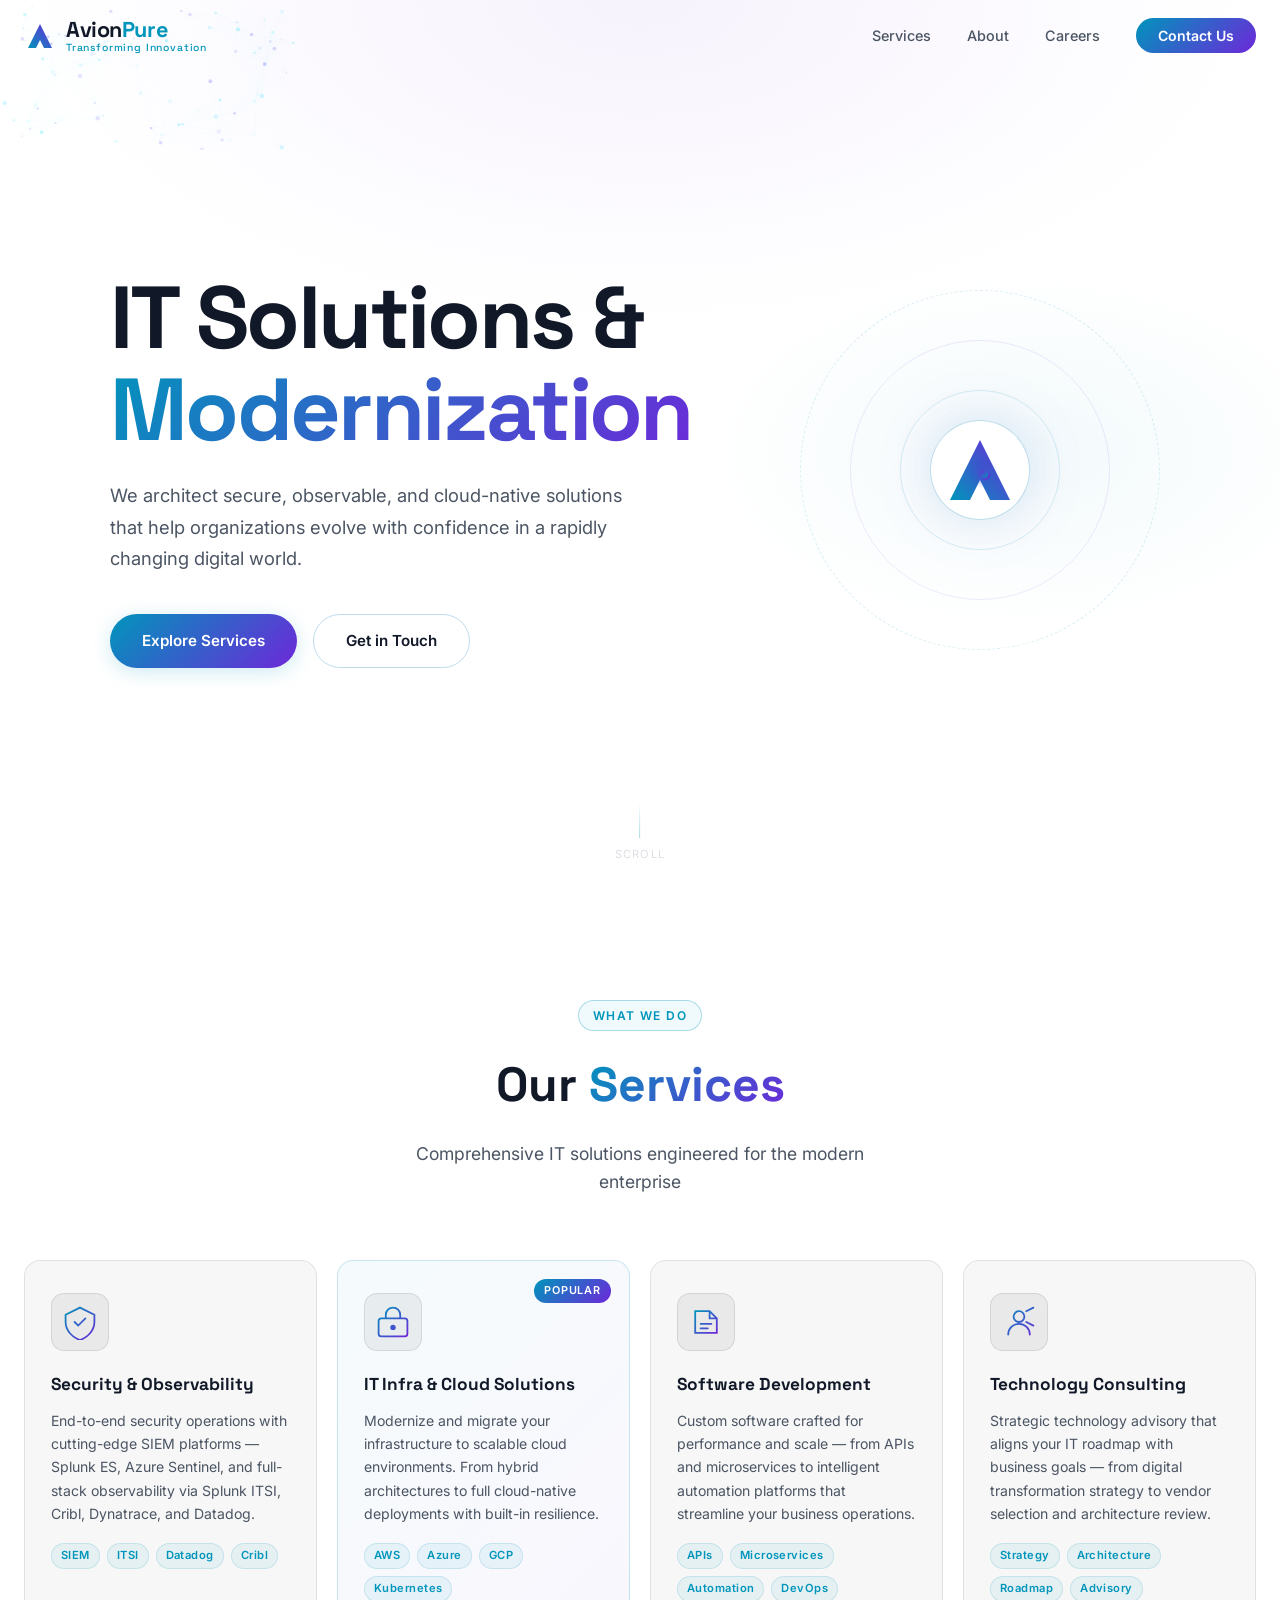
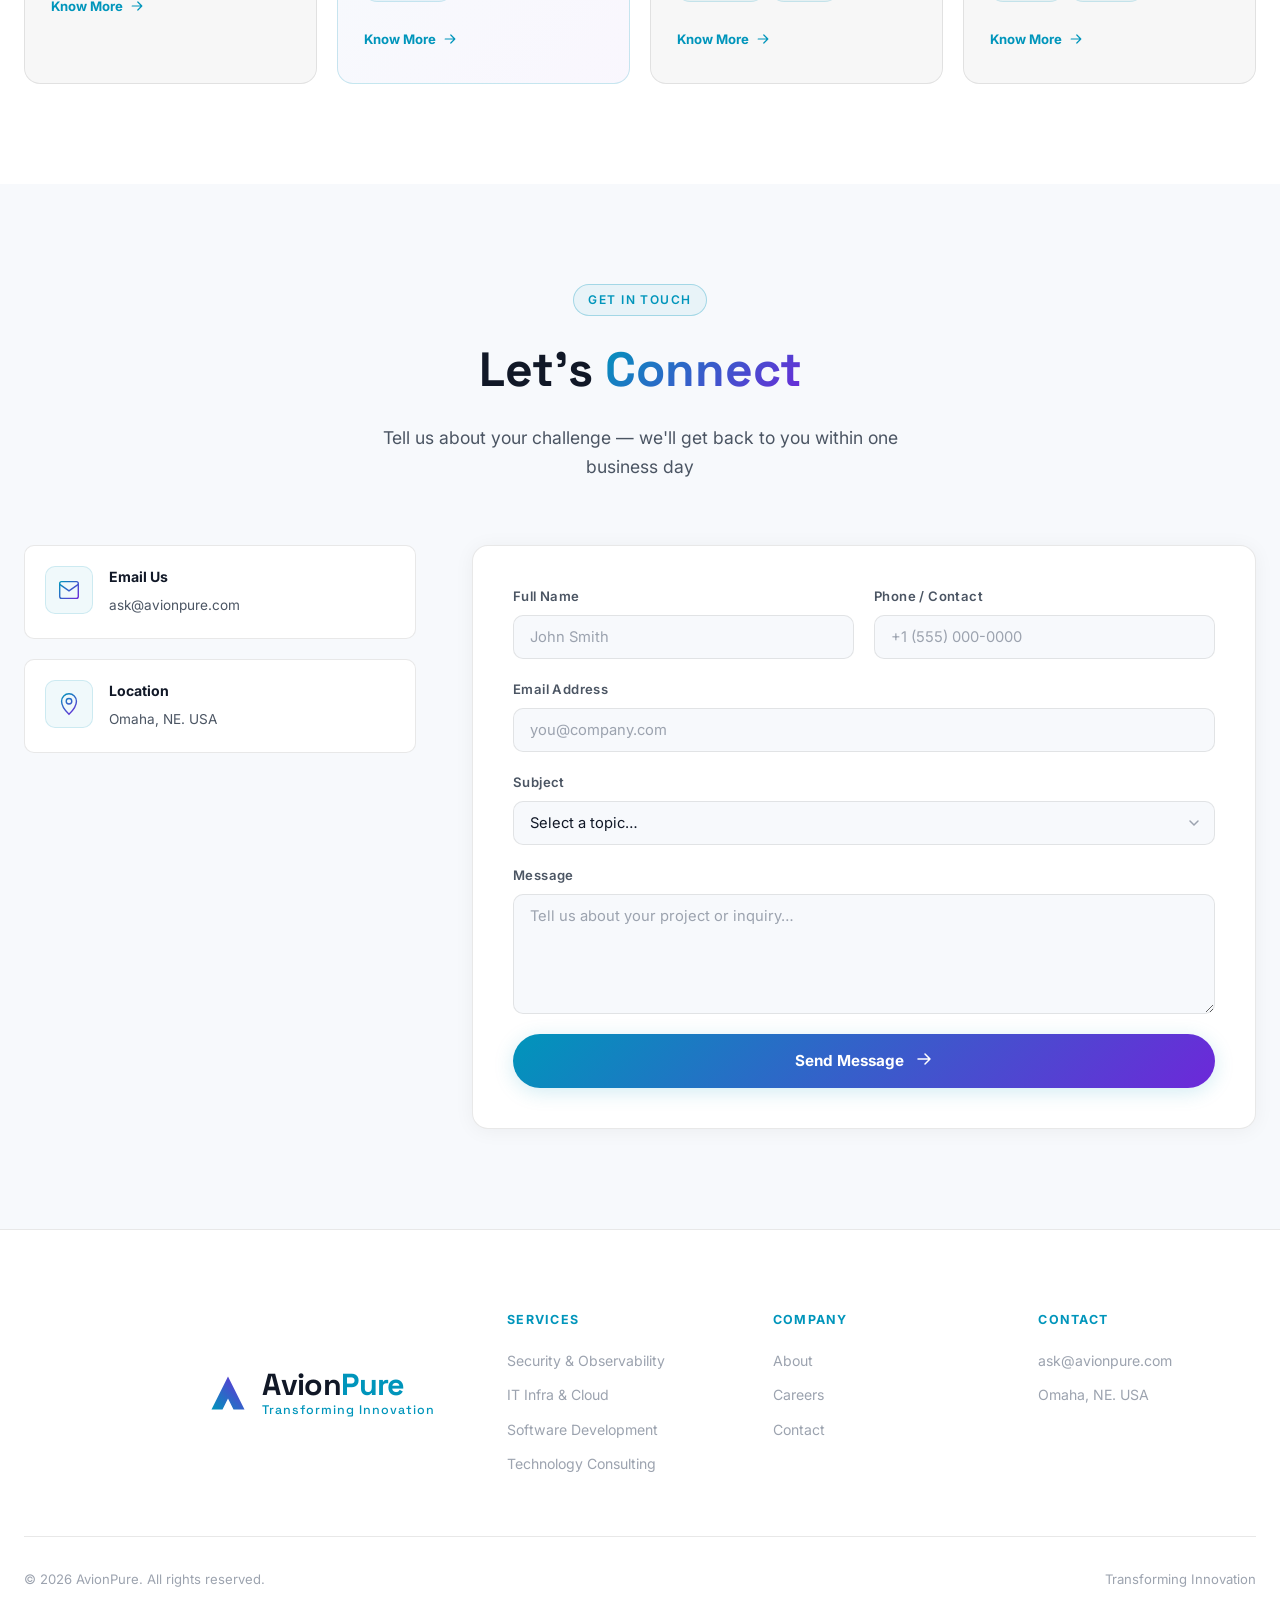
<file: index.html>
<!DOCTYPE html>
<html lang="en">
<head>
  <meta charset="UTF-8" />
  <meta name="viewport" content="width=device-width, initial-scale=1.0" />
  <title>AvionPure — Transforming Innovation</title>
  <link rel="stylesheet" href="styles.css" />
  <link rel="preconnect" href="https://fonts.googleapis.com" />
  <link rel="preconnect" href="https://fonts.gstatic.com" crossorigin />
  <link href="https://fonts.googleapis.com/css2?family=Inter:wght@300;400;500;600;700;800;900&family=Space+Grotesk:wght@400;500;600;700&display=swap" rel="stylesheet" />
</head>
<body>

  <!-- ======= NAV ======= -->
  <nav id="navbar">
    <div class="nav-inner">
      <a href="#hero" class="logo">
        <span class="logo-icon">
          <svg width="32" height="32" viewBox="0 0 32 32" fill="none">
            <path d="M4 28L16 4L28 28H20L16 20L12 28H4Z" fill="url(#logoGrad)"/>
            <defs>
              <linearGradient id="logoGrad" x1="4" y1="28" x2="28" y2="4" gradientUnits="userSpaceOnUse">
                <stop stop-color="#0095bb"/>
                <stop offset="1" stop-color="#6d28d9"/>
              </linearGradient>
            </defs>
          </svg>
        </span>
        <div class="logo-text-wrap">
          <span class="logo-name">Avion<span class="logo-accent">Pure</span></span>
          <span class="logo-tagline">Transforming Innovation</span>
        </div>
      </a>
      <ul class="nav-links">
        <li><a href="#services">Services</a></li>
        <li><a href="about.html">About</a></li>
        <li><a href="careers.html">Careers</a></li>
        <li><a href="#contact" class="btn-nav">Contact Us</a></li>
      </ul>
      <button class="hamburger" id="hamburger" aria-label="Menu">
        <span></span><span></span><span></span>
      </button>
    </div>
    <div class="mobile-menu" id="mobileMenu">
      <a href="#services">Services</a>
      <a href="about.html">About</a>
      <a href="careers.html">Careers</a>
      <a href="#contact">Contact Us</a>
    </div>
  </nav>

  <!-- ======= HERO ======= -->
  <section id="hero">
    <canvas id="particleCanvas"></canvas>
    <div class="hero-content">
      <h1 class="hero-title">
        IT Solutions &amp;<br/>
        <span class="gradient-text">Modernization</span>
      </h1>
      <p class="hero-sub">
        We architect secure, observable, and cloud-native solutions that help organizations evolve with confidence in a rapidly changing digital world.
      </p>
      <div class="hero-cta">
        <a href="#services" class="btn-primary">Explore Services</a>
        <a href="#contact" class="btn-ghost">Get in Touch</a>
      </div>
    </div>
    <div class="hero-visual">
      <div class="orbit-ring ring-1"></div>
      <div class="orbit-ring ring-2"></div>
      <div class="orbit-ring ring-3"></div>
      <div class="orbit-center">
        <svg width="80" height="80" viewBox="0 0 80 80" fill="none">
          <path d="M10 70L40 10L70 70H50L40 50L30 70H10Z" fill="url(#heroGrad)"/>
          <defs>
            <linearGradient id="heroGrad" x1="10" y1="70" x2="70" y2="10" gradientUnits="userSpaceOnUse">
              <stop stop-color="#0095bb"/>
              <stop offset="1" stop-color="#6d28d9"/>
            </linearGradient>
          </defs>
        </svg>
      </div>
      <div class="orbit-dot dot-1"></div>
      <div class="orbit-dot dot-2"></div>
      <div class="orbit-dot dot-3"></div>
    </div>
    <div class="scroll-indicator">
      <div class="scroll-line"></div>
      <span>Scroll</span>
    </div>
  </section>

  <!-- ======= SERVICES ======= -->
  <section id="services">
    <div class="container">
      <div class="section-header">
        <div class="section-tag">What We Do</div>
        <h2>Our <span class="gradient-text">Services</span></h2>
        <p>Comprehensive IT solutions engineered for the modern enterprise</p>
      </div>
      <div class="services-grid">

        <div class="service-card" data-index="0">
          <div class="card-glow"></div>
          <div class="service-icon">
            <svg width="36" height="36" viewBox="0 0 40 40" fill="none">
              <path d="M20 4L36 12V20C36 28.84 29.08 37.12 20 40C10.92 37.12 4 28.84 4 20V12L20 4Z" stroke="url(#s1)" stroke-width="2" fill="none"/>
              <path d="M14 20L18 24L26 16" stroke="url(#s1)" stroke-width="2" stroke-linecap="round"/>
              <defs>
                <linearGradient id="s1" x1="4" y1="4" x2="36" y2="40" gradientUnits="userSpaceOnUse">
                  <stop stop-color="#0095bb"/><stop offset="1" stop-color="#6d28d9"/>
                </linearGradient>
              </defs>
            </svg>
          </div>
          <h3>Security &amp; Observability</h3>
          <p>End-to-end security operations with cutting-edge SIEM platforms — Splunk ES, Azure Sentinel, and full-stack observability via Splunk ITSI, Cribl, Dynatrace, and Datadog.</p>
          <ul class="service-tags">
            <li>SIEM</li><li>ITSI</li><li>Datadog</li><li>Cribl</li>
          </ul>
          <a href="services/security-observability.html" class="know-more-link">Know More <svg width="16" height="16" viewBox="0 0 20 20" fill="none"><path d="M4 10H16M16 10L11 5M16 10L11 15" stroke="currentColor" stroke-width="1.5" stroke-linecap="round"/></svg></a>
        </div>

        <div class="service-card featured" data-index="1">
          <div class="card-glow"></div>
          <div class="featured-badge">Popular</div>
          <div class="service-icon">
            <svg width="36" height="36" viewBox="0 0 40 40" fill="none">
              <rect x="4" y="16" width="32" height="20" rx="3" stroke="url(#s2)" stroke-width="2" fill="none"/>
              <path d="M12 16V12C12 7.58 15.58 4 20 4C24.42 4 28 7.58 28 12V16" stroke="url(#s2)" stroke-width="2" fill="none"/>
              <circle cx="20" cy="26" r="3" fill="url(#s2)"/>
              <defs>
                <linearGradient id="s2" x1="4" y1="4" x2="36" y2="36" gradientUnits="userSpaceOnUse">
                  <stop stop-color="#0095bb"/><stop offset="1" stop-color="#6d28d9"/>
                </linearGradient>
              </defs>
            </svg>
          </div>
          <h3>IT Infra &amp; Cloud Solutions</h3>
          <p>Modernize and migrate your infrastructure to scalable cloud environments. From hybrid architectures to full cloud-native deployments with built-in resilience.</p>
          <ul class="service-tags">
            <li>AWS</li><li>Azure</li><li>GCP</li><li>Kubernetes</li>
          </ul>
          <a href="services/it-infra-cloud.html" class="know-more-link">Know More <svg width="16" height="16" viewBox="0 0 20 20" fill="none"><path d="M4 10H16M16 10L11 5M16 10L11 15" stroke="currentColor" stroke-width="1.5" stroke-linecap="round"/></svg></a>
        </div>

        <div class="service-card" data-index="2">
          <div class="card-glow"></div>
          <div class="service-icon">
            <svg width="36" height="36" viewBox="0 0 40 40" fill="none">
              <path d="M8 8H24L32 16V32H8V8Z" stroke="url(#s3)" stroke-width="2" fill="none"/>
              <path d="M24 8V16H32" stroke="url(#s3)" stroke-width="2"/>
              <path d="M14 22H26M14 27H22" stroke="url(#s3)" stroke-width="2" stroke-linecap="round"/>
              <defs>
                <linearGradient id="s3" x1="8" y1="8" x2="32" y2="32" gradientUnits="userSpaceOnUse">
                  <stop stop-color="#0095bb"/><stop offset="1" stop-color="#6d28d9"/>
                </linearGradient>
              </defs>
            </svg>
          </div>
          <h3>Software Development</h3>
          <p>Custom software crafted for performance and scale — from APIs and microservices to intelligent automation platforms that streamline your business operations.</p>
          <ul class="service-tags">
            <li>APIs</li><li>Microservices</li><li>Automation</li><li>DevOps</li>
          </ul>
          <a href="services/software-development.html" class="know-more-link">Know More <svg width="16" height="16" viewBox="0 0 20 20" fill="none"><path d="M4 10H16M16 10L11 5M16 10L11 15" stroke="currentColor" stroke-width="1.5" stroke-linecap="round"/></svg></a>
        </div>

        <div class="service-card" data-index="3">
          <div class="card-glow"></div>
          <div class="service-icon">
            <svg width="36" height="36" viewBox="0 0 40 40" fill="none">
              <circle cx="20" cy="14" r="6" stroke="url(#s4)" stroke-width="2" fill="none"/>
              <path d="M8 34C8 27.37 13.37 22 20 22C26.63 22 32 27.37 32 34" stroke="url(#s4)" stroke-width="2" stroke-linecap="round" fill="none"/>
              <path d="M28 8L36 4M28 20L36 24" stroke="url(#s4)" stroke-width="2" stroke-linecap="round"/>
              <defs>
                <linearGradient id="s4" x1="4" y1="4" x2="36" y2="36" gradientUnits="userSpaceOnUse">
                  <stop stop-color="#0095bb"/><stop offset="1" stop-color="#6d28d9"/>
                </linearGradient>
              </defs>
            </svg>
          </div>
          <h3>Technology Consulting</h3>
          <p>Strategic technology advisory that aligns your IT roadmap with business goals — from digital transformation strategy to vendor selection and architecture review.</p>
          <ul class="service-tags">
            <li>Strategy</li><li>Architecture</li><li>Roadmap</li><li>Advisory</li>
          </ul>
          <a href="services/technology-consulting.html" class="know-more-link">Know More <svg width="16" height="16" viewBox="0 0 20 20" fill="none"><path d="M4 10H16M16 10L11 5M16 10L11 15" stroke="currentColor" stroke-width="1.5" stroke-linecap="round"/></svg></a>
        </div>

      </div>
    </div>
  </section>

  <!-- ======= CONTACT ======= -->
  <section id="contact">
    <div class="container">
      <div class="section-header">
        <div class="section-tag">Get in Touch</div>
        <h2>Let's <span class="gradient-text">Connect</span></h2>
        <p>Tell us about your challenge — we'll get back to you within one business day</p>
      </div>
      <div class="contact-grid">
        <div class="contact-info">
          <div class="contact-card">
            <div class="contact-icon">
              <svg width="26" height="26" viewBox="0 0 28 28" fill="none">
                <path d="M4 7C4 5.9 4.9 5 6 5H22C23.1 5 24 5.9 24 7V21C24 22.1 23.1 23 22 23H6C4.9 23 4 22.1 4 21V7Z" stroke="url(#c1)" stroke-width="1.5" fill="none"/>
                <path d="M4 8L14 15L24 8" stroke="url(#c1)" stroke-width="1.5"/>
                <defs><linearGradient id="c1" x1="4" y1="5" x2="24" y2="23" gradientUnits="userSpaceOnUse"><stop stop-color="#0095bb"/><stop offset="1" stop-color="#6d28d9"/></linearGradient></defs>
              </svg>
            </div>
            <div>
              <h4>Email Us</h4>
              <a href="mailto:ask@avionpure.com">ask@avionpure.com</a>
            </div>
          </div>
          <div class="contact-card">
            <div class="contact-icon">
              <svg width="26" height="26" viewBox="0 0 28 28" fill="none">
                <path d="M14 3C9.58 3 6 6.58 6 11C6 17.5 14 25 14 25C14 25 22 17.5 22 11C22 6.58 18.42 3 14 3Z" stroke="url(#c3)" stroke-width="1.5" fill="none"/>
                <circle cx="14" cy="11" r="3" stroke="url(#c3)" stroke-width="1.5" fill="none"/>
                <defs><linearGradient id="c3" x1="6" y1="3" x2="22" y2="25" gradientUnits="userSpaceOnUse"><stop stop-color="#0095bb"/><stop offset="1" stop-color="#6d28d9"/></linearGradient></defs>
              </svg>
            </div>
            <div>
              <h4>Location</h4>
              <span>Omaha, NE. USA</span>
            </div>
          </div>
        </div>

        <form class="contact-form" id="contactForm" novalidate>
          <div class="form-row">
            <div class="form-group">
              <label for="name">Full Name</label>
              <input type="text" id="name" name="name" placeholder="John Smith" required />
            </div>
            <div class="form-group">
              <label for="phone">Phone / Contact</label>
              <input type="text" id="phone" name="phone" placeholder="+1 (555) 000-0000" />
            </div>
          </div>
          <div class="form-group">
            <label for="email">Email Address</label>
            <input type="email" id="email" name="email" placeholder="you@company.com" required />
          </div>
          <div class="form-group">
            <label for="subject">Subject</label>
            <select id="subject" name="subject">
              <option value="">Select a topic…</option>
              <option>Security &amp; Observability</option>
              <option>IT Infra &amp; Cloud</option>
              <option>Software Development</option>
              <option>Technology Consulting</option>
              <option>Careers</option>
              <option>Other</option>
            </select>
          </div>
          <div class="form-group">
            <label for="message">Message</label>
            <textarea id="message" name="message" rows="5" placeholder="Tell us about your project or inquiry…" required></textarea>
          </div>
          <button type="submit" class="btn-submit">
            <span class="btn-text">Send Message</span>
            <span class="btn-icon">
              <svg width="20" height="20" viewBox="0 0 20 20" fill="none">
                <path d="M4 10H16M16 10L11 5M16 10L11 15" stroke="white" stroke-width="1.5" stroke-linecap="round"/>
              </svg>
            </span>
          </button>
          <div class="form-success" id="formSuccess">
            <svg width="24" height="24" viewBox="0 0 24 24" fill="none">
              <circle cx="12" cy="12" r="10" fill="url(#suc)"/>
              <path d="M8 12L11 15L16 9" stroke="white" stroke-width="2" stroke-linecap="round"/>
              <defs><linearGradient id="suc" x1="2" y1="2" x2="22" y2="22" gradientUnits="userSpaceOnUse"><stop stop-color="#0095bb"/><stop offset="1" stop-color="#6d28d9"/></linearGradient></defs>
            </svg>
            Message sent! We'll be in touch shortly.
          </div>
        </form>
      </div>
    </div>
  </section>

  <!-- ======= FOOTER ======= -->
  <footer>
    <div class="container">
      <div class="footer-grid">
        <div class="footer-brand">
          <a href="#hero" class="logo">
            <span class="logo-icon">
              <svg width="28" height="28" viewBox="0 0 32 32" fill="none">
                <path d="M4 28L16 4L28 28H20L16 20L12 28H4Z" fill="url(#fLogo)"/>
                <defs><linearGradient id="fLogo" x1="4" y1="28" x2="28" y2="4" gradientUnits="userSpaceOnUse"><stop stop-color="#0095bb"/><stop offset="1" stop-color="#6d28d9"/></linearGradient></defs>
              </svg>
            </span>
            <div class="logo-text-wrap">
              <span class="logo-name">Avion<span class="logo-accent">Pure</span></span>
              <span class="logo-tagline">Transforming Innovation</span>
            </div>
          </a>
        </div>
        <div class="footer-col">
          <h5>Services</h5>
          <ul>
            <li><a href="services.html">Security &amp; Observability</a></li>
            <li><a href="services.html">IT Infra &amp; Cloud</a></li>
            <li><a href="services.html">Software Development</a></li>
            <li><a href="services.html">Technology Consulting</a></li>
          </ul>
        </div>
        <div class="footer-col">
          <h5>Company</h5>
          <ul>
            <li><a href="about.html">About</a></li>
            <li><a href="careers.html">Careers</a></li>
            <li><a href="#contact">Contact</a></li>
          </ul>
        </div>
        <div class="footer-col">
          <h5>Contact</h5>
          <ul>
            <li><a href="mailto:ask@avionpure.com">ask@avionpure.com</a></li>
            <li>Omaha, NE. USA</li>
          </ul>
        </div>
      </div>
      <div class="footer-bottom">
        <span>&copy; 2026 AvionPure. All rights reserved.</span>
        <span>Transforming Innovation</span>
      </div>
    </div>
  </footer>

  <script src="script.js"></script>
</body>
</html>
</file>
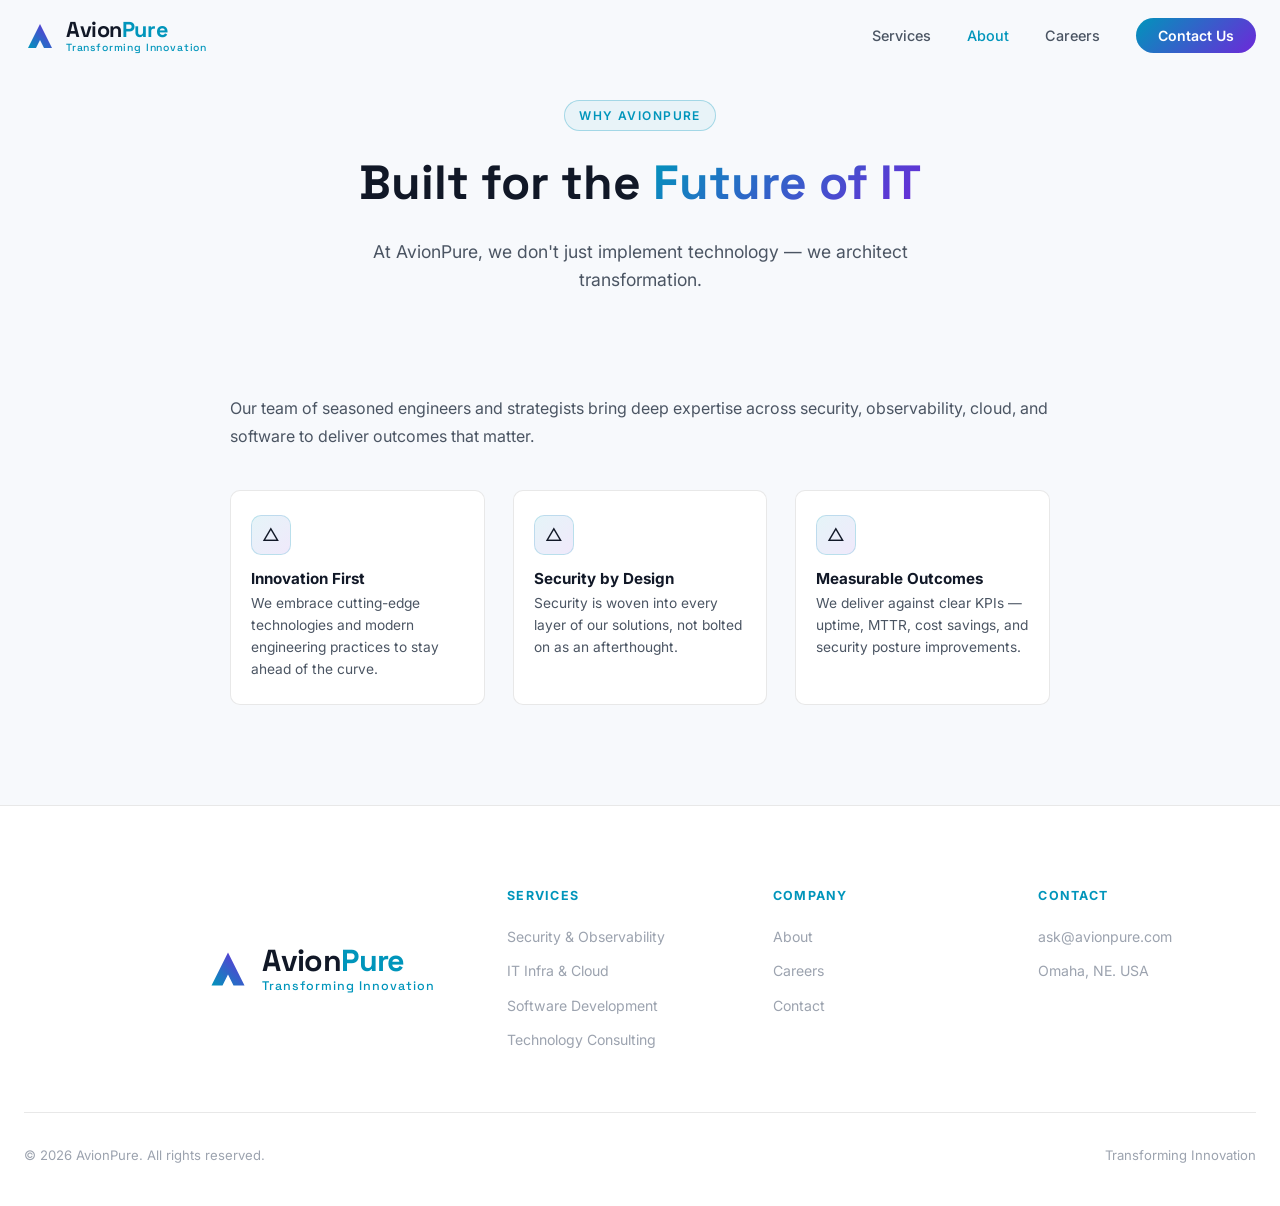
<file: about.html>
<!DOCTYPE html>
<html lang="en">
<head>
  <meta charset="UTF-8" />
  <meta name="viewport" content="width=device-width, initial-scale=1.0" />
  <title>About — AvionPure</title>
  <link rel="stylesheet" href="styles.css" />
  <link rel="preconnect" href="https://fonts.googleapis.com" />
  <link rel="preconnect" href="https://fonts.gstatic.com" crossorigin />
  <link href="https://fonts.googleapis.com/css2?family=Inter:wght@300;400;500;600;700;800;900&family=Space+Grotesk:wght@400;500;600;700&display=swap" rel="stylesheet" />
</head>
<body>

  <!-- ======= NAV ======= -->
  <nav id="navbar" class="scrolled">
    <div class="nav-inner">
      <a href="index.html" class="logo">
        <span class="logo-icon">
          <svg width="32" height="32" viewBox="0 0 32 32" fill="none">
            <path d="M4 28L16 4L28 28H20L16 20L12 28H4Z" fill="url(#logoGrad)"/>
            <defs>
              <linearGradient id="logoGrad" x1="4" y1="28" x2="28" y2="4" gradientUnits="userSpaceOnUse">
                <stop stop-color="#0095bb"/>
                <stop offset="1" stop-color="#6d28d9"/>
              </linearGradient>
            </defs>
          </svg>
        </span>
        <div class="logo-text-wrap">
          <span class="logo-name">Avion<span class="logo-accent">Pure</span></span>
          <span class="logo-tagline">Transforming Innovation</span>
        </div>
      </a>
      <ul class="nav-links">
        <li><a href="services.html">Services</a></li>
        <li><a href="about.html" style="color:var(--cyan);">About</a></li>
        <li><a href="careers.html">Careers</a></li>
        <li><a href="index.html#contact" class="btn-nav">Contact Us</a></li>
      </ul>
      <button class="hamburger" id="hamburger" aria-label="Menu">
        <span></span><span></span><span></span>
      </button>
    </div>
    <div class="mobile-menu" id="mobileMenu">
      <a href="services.html">Services</a>
      <a href="about.html">About</a>
      <a href="careers.html">Careers</a>
      <a href="index.html#contact">Contact Us</a>
    </div>
  </nav>

  <!-- ======= PAGE HEADER ======= -->
  <div style="background:var(--bg2); padding: 100px 24px 0; text-align:center;">
    <div class="container">
      <div class="section-tag" style="margin-bottom:14px;">Why AvionPure</div>
      <h2 style="font-family:'Space Grotesk',sans-serif; font-size:clamp(2rem,4vw,3rem); font-weight:800; margin-bottom:16px;">
        Built for the <span class="gradient-text">Future of IT</span>
      </h2>
      <p style="color:var(--text2); font-size:1.1rem; max-width:560px; margin:0 auto 0;">
        At AvionPure, we don't just implement technology — we architect transformation.
      </p>
    </div>
  </div>

  <!-- ======= ABOUT ======= -->
  <section id="about" style="background:var(--bg2);">
    <div class="container">
      <div class="about-grid">
        <div class="about-text">
          <p>Our team of seasoned engineers and strategists bring deep expertise across security, observability, cloud, and software to deliver outcomes that matter.</p>
          <div class="about-pillars">
            <div class="pillar">
              <div class="pillar-icon">&#9651;</div>
              <div>
                <h4>Innovation First</h4>
                <p>We embrace cutting-edge technologies and modern engineering practices to stay ahead of the curve.</p>
              </div>
            </div>
            <div class="pillar">
              <div class="pillar-icon">&#9651;</div>
              <div>
                <h4>Security by Design</h4>
                <p>Security is woven into every layer of our solutions, not bolted on as an afterthought.</p>
              </div>
            </div>
            <div class="pillar">
              <div class="pillar-icon">&#9651;</div>
              <div>
                <h4>Measurable Outcomes</h4>
                <p>We deliver against clear KPIs — uptime, MTTR, cost savings, and security posture improvements.</p>
              </div>
            </div>
          </div>
        </div>
      </div>
    </div>
  </section>

  <!-- ======= FOOTER ======= -->
  <footer>
    <div class="container">
      <div class="footer-grid">
        <div class="footer-brand">
          <a href="index.html" class="logo">
            <span class="logo-icon">
              <svg width="28" height="28" viewBox="0 0 32 32" fill="none">
                <path d="M4 28L16 4L28 28H20L16 20L12 28H4Z" fill="url(#fLogo)"/>
                <defs><linearGradient id="fLogo" x1="4" y1="28" x2="28" y2="4" gradientUnits="userSpaceOnUse"><stop stop-color="#0095bb"/><stop offset="1" stop-color="#6d28d9"/></linearGradient></defs>
              </svg>
            </span>
            <div class="logo-text-wrap">
              <span class="logo-name">Avion<span class="logo-accent">Pure</span></span>
              <span class="logo-tagline">Transforming Innovation</span>
            </div>
          </a>
        </div>
        <div class="footer-col">
          <h5>Services</h5>
          <ul>
            <li><a href="services.html">Security &amp; Observability</a></li>
            <li><a href="services.html">IT Infra &amp; Cloud</a></li>
            <li><a href="services.html">Software Development</a></li>
            <li><a href="services.html">Technology Consulting</a></li>
          </ul>
        </div>
        <div class="footer-col">
          <h5>Company</h5>
          <ul>
            <li><a href="about.html">About</a></li>
            <li><a href="careers.html">Careers</a></li>
            <li><a href="index.html#contact">Contact</a></li>
          </ul>
        </div>
        <div class="footer-col">
          <h5>Contact</h5>
          <ul>
            <li><a href="mailto:ask@avionpure.com">ask@avionpure.com</a></li>
            <li>Omaha, NE. USA</li>
          </ul>
        </div>
      </div>
      <div class="footer-bottom">
        <span>&copy; 2026 AvionPure. All rights reserved.</span>
        <span>Transforming Innovation</span>
      </div>
    </div>
  </footer>

  <script src="script.js"></script>
</body>
</html>
</file>
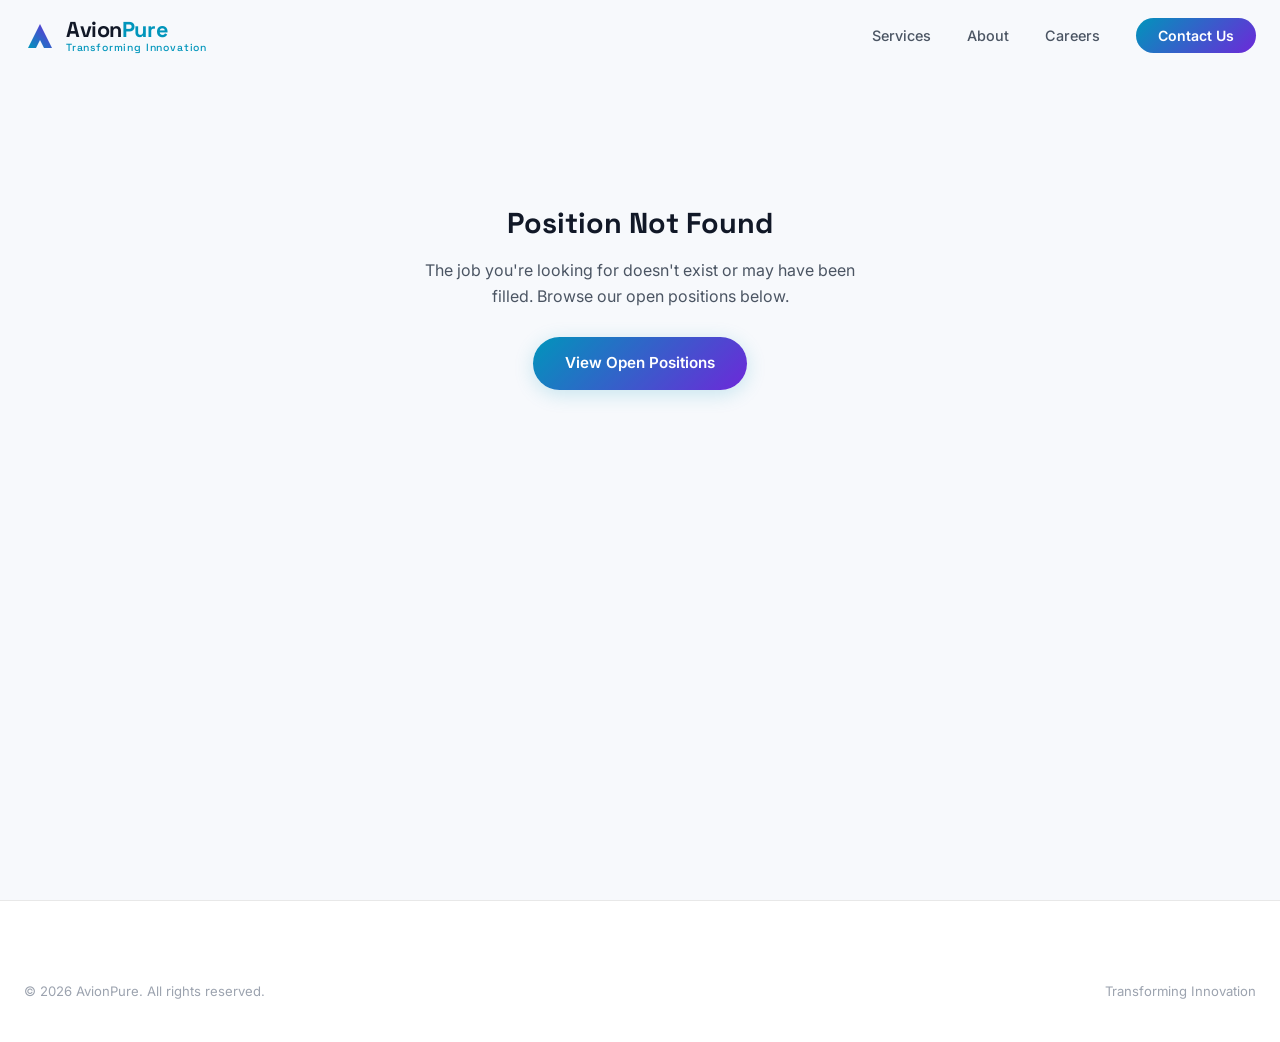
<file: apply.html>
<!DOCTYPE html>
<html lang="en">
<head>
  <meta charset="UTF-8" />
  <meta name="viewport" content="width=device-width, initial-scale=1.0" />
  <title>Apply — AvionPure</title>
  <link rel="stylesheet" href="styles.css" />
  <link rel="preconnect" href="https://fonts.googleapis.com" />
  <link rel="preconnect" href="https://fonts.gstatic.com" crossorigin />
  <link href="https://fonts.googleapis.com/css2?family=Inter:wght@300;400;500;600;700;800;900&family=Space+Grotesk:wght@400;500;600;700&display=swap" rel="stylesheet" />
  <style>
    /* ===== APPLY PAGE ===== */
    .apply-page {
      min-height: 100vh;
      background: var(--bg2);
      padding: 120px 24px 80px;
    }
    .apply-page-inner {
      max-width: 640px;
      margin: 0 auto;
    }

    /* Back link */
    .back-link {
      display: inline-flex;
      align-items: center;
      gap: 8px;
      font-size: 0.88rem;
      font-weight: 600;
      color: var(--cyan);
      margin-bottom: 28px;
      transition: gap var(--transition);
    }
    .back-link:hover { gap: 12px; }
    .back-link svg { transform: rotate(180deg); }

    /* Role header */
    .apply-role-header {
      margin-bottom: 28px;
    }
    .apply-role-header .role-tag {
      display: inline-block;
      font-size: 0.68rem; font-weight: 700;
      letter-spacing: 0.1em; text-transform: uppercase;
      background: var(--grad); color: white;
      padding: 4px 14px; border-radius: 100px; margin-bottom: 12px;
    }
    .apply-role-header h1 {
      font-family: 'Space Grotesk', sans-serif;
      font-size: clamp(1.6rem, 3vw, 2.2rem);
      font-weight: 800; color: var(--text); line-height: 1.1;
    }

    /* Application form panel */
    .apply-form-wrap {
      background: var(--bg);
      border: 1px solid var(--border);
      border-radius: var(--radius);
      padding: 40px;
      box-shadow: 0 2px 24px rgba(0,0,0,0.05);
    }
    .apply-form-wrap h2 {
      font-family: 'Space Grotesk', sans-serif;
      font-size: 1.4rem;
      font-weight: 800;
      color: var(--text);
      margin-bottom: 6px;
    }
    .apply-form-wrap > p {
      font-size: 0.88rem;
      color: var(--text2);
      margin-bottom: 28px;
    }
    .apply-form .form-group {
      display: flex;
      flex-direction: column;
      gap: 7px;
      margin-bottom: 18px;
    }
    .apply-form .form-group label {
      font-size: 0.82rem;
      font-weight: 600;
      color: var(--text2);
      letter-spacing: 0.03em;
    }
    .apply-form .form-group input,
    .apply-form .form-group select,
    .apply-form .form-group textarea {
      background: var(--bg2);
      border: 1px solid var(--border);
      border-radius: var(--radius-sm);
      padding: 11px 15px;
      color: var(--text);
      font-family: inherit;
      font-size: 0.92rem;
      outline: none;
      width: 100%;
      transition: border-color var(--transition), box-shadow var(--transition);
    }
    .apply-form .form-group input:focus,
    .apply-form .form-group select:focus,
    .apply-form .form-group textarea:focus {
      border-color: rgba(0,149,187,0.4);
      box-shadow: 0 0 0 3px rgba(0,149,187,0.07);
      background: var(--bg);
    }
    .apply-form .form-group input::placeholder,
    .apply-form .form-group textarea::placeholder { color: var(--text3); }
    .apply-form .form-group textarea { resize: vertical; min-height: 100px; }
    .form-row-2 { display: grid; grid-template-columns: 1fr 1fr; gap: 16px; }
    @media (max-width: 500px) { .form-row-2 { grid-template-columns: 1fr; } }

    /* File upload */
    .file-upload-label {
      display: flex;
      flex-direction: column;
      align-items: center;
      justify-content: center;
      gap: 10px;
      border: 2px dashed rgba(0,149,187,0.3);
      border-radius: var(--radius-sm);
      padding: 28px 20px;
      cursor: pointer;
      transition: border-color var(--transition), background var(--transition);
      background: rgba(0,149,187,0.02);
      text-align: center;
    }
    .file-upload-label:hover {
      border-color: var(--cyan);
      background: rgba(0,149,187,0.05);
    }
    .file-upload-label svg { opacity: 0.5; }
    .file-upload-label .upload-text {
      font-size: 0.88rem;
      font-weight: 600;
      color: var(--cyan);
    }
    .file-upload-label .upload-hint {
      font-size: 0.75rem;
      color: var(--text3);
    }
    #resumeFile { display: none; }
    #fileNameDisplay {
      font-size: 0.8rem;
      color: var(--cyan);
      font-weight: 500;
      margin-top: 6px;
      min-height: 18px;
    }

    /* Submit */
    .btn-submit-apply {
      width: 100%;
      display: flex;
      align-items: center;
      justify-content: center;
      gap: 10px;
      background: var(--grad);
      color: white;
      border: none;
      padding: 15px 32px;
      border-radius: 100px;
      font-size: 0.95rem;
      font-weight: 700;
      font-family: inherit;
      cursor: pointer;
      margin-top: 8px;
      transition: transform var(--transition), box-shadow var(--transition);
      box-shadow: 0 4px 20px rgba(0,149,187,0.18);
    }
    .btn-submit-apply:hover {
      transform: translateY(-2px);
      box-shadow: 0 8px 28px rgba(0,149,187,0.28);
    }
    .apply-success {
      display: none;
      flex-direction: column;
      align-items: center;
      text-align: center;
      gap: 16px;
      padding: 40px 20px;
    }
    .apply-success.show { display: flex; animation: fadeUp 0.5s ease; }
    .apply-success h3 {
      font-family: 'Space Grotesk', sans-serif;
      font-size: 1.4rem;
      font-weight: 800;
      color: var(--text);
    }
    .apply-success p { color: var(--text2); font-size: 0.92rem; }
    .success-icon {
      width: 64px; height: 64px;
      background: var(--grad);
      border-radius: 50%;
      display: flex;
      align-items: center;
      justify-content: center;
    }

    /* Not found */
    .job-not-found {
      text-align: center;
      padding: 80px 24px;
      max-width: 480px;
      margin: 0 auto;
    }
    .job-not-found h2 { font-family: 'Space Grotesk', sans-serif; font-size: 1.8rem; font-weight: 800; margin-bottom: 12px; color: var(--text); }
    .job-not-found p { color: var(--text2); margin-bottom: 28px; }
  </style>
</head>
<body>

  <!-- ======= NAV ======= -->
  <nav id="navbar" class="scrolled">
    <div class="nav-inner">
      <a href="index.html" class="logo">
        <span class="logo-icon">
          <svg width="32" height="32" viewBox="0 0 32 32" fill="none">
            <path d="M4 28L16 4L28 28H20L16 20L12 28H4Z" fill="url(#logoGrad)"/>
            <defs>
              <linearGradient id="logoGrad" x1="4" y1="28" x2="28" y2="4" gradientUnits="userSpaceOnUse">
                <stop stop-color="#0095bb"/>
                <stop offset="1" stop-color="#6d28d9"/>
              </linearGradient>
            </defs>
          </svg>
        </span>
        <div class="logo-text-wrap">
          <span class="logo-name">Avion<span class="logo-accent">Pure</span></span>
          <span class="logo-tagline">Transforming Innovation</span>
        </div>
      </a>
      <ul class="nav-links">
        <li><a href="services.html">Services</a></li>
        <li><a href="about.html">About</a></li>
        <li><a href="careers.html">Careers</a></li>
        <li><a href="index.html#contact" class="btn-nav">Contact Us</a></li>
      </ul>
      <button class="hamburger" id="hamburger" aria-label="Menu">
        <span></span><span></span><span></span>
      </button>
    </div>
    <div class="mobile-menu" id="mobileMenu">
      <a href="services.html">Services</a>
      <a href="about.html">About</a>
      <a href="careers.html">Careers</a>
      <a href="index.html#contact">Contact Us</a>
    </div>
  </nav>

  <!-- ======= APPLY PAGE ======= -->
  <div class="apply-page">
    <div class="apply-page-inner" id="applyInner">
      <!-- Populated by JS -->
    </div>
  </div>

  <!-- ======= FOOTER ======= -->
  <footer>
    <div class="container">
      <div class="footer-bottom" style="border-top:none; padding-top:0;">
        <span>&copy; 2026 AvionPure. All rights reserved.</span>
        <span>Transforming Innovation</span>
      </div>
    </div>
  </footer>

  <script>
    /* ===== NAVBAR ===== */
    const navbar = document.getElementById('navbar');
    window.addEventListener('scroll', () => {
      navbar.classList.toggle('scrolled', window.scrollY > 40);
    }, { passive: true });
    const hamburger = document.getElementById('hamburger');
    const mobileMenu = document.getElementById('mobileMenu');
    hamburger.addEventListener('click', () => mobileMenu.classList.toggle('open'));

    /* ===== JOB LOOKUP (title + badge only — full descriptions live in job-*.html) ===== */
    const JOBS = {
      'sre-engineer':            { title: 'SRE Engineer',            badge: 'Open' },
      'siem-architect':          { title: 'SIEM Architect',          badge: 'Open' },
      'observability-engineer':  { title: 'Observability Engineer',  badge: 'Hiring Now' },
      'security-engineer':       { title: 'Security Engineer',       badge: 'Open' },
    };

    /* ===== RENDER JOB ===== */
    const params = new URLSearchParams(window.location.search);
    const jobKey = params.get('job');
    const job = JOBS[jobKey];
    const container = document.getElementById('applyInner');

    /* Map job key → job detail page */
    const JOB_PAGES = {
      'sre-engineer': 'jobs/job-sre-engineer.html',
      'siem-architect': 'jobs/job-siem-architect.html',
      'observability-engineer': 'jobs/job-observability-engineer.html',
      'security-engineer': 'jobs/job-security-engineer.html',
    };

    if (!job) {
      container.innerHTML = `
        <div class="job-not-found">
          <h2>Position Not Found</h2>
          <p>The job you're looking for doesn't exist or may have been filled. Browse our open positions below.</p>
          <a href="careers.html" class="btn-primary">View Open Positions</a>
        </div>`;
    } else {
      document.title = `Apply — ${job.title} | AvionPure`;
      const backHref = JOB_PAGES[jobKey] || 'index.html#careers';

      container.innerHTML = `
        <a href="${backHref}" class="back-link">
          <svg width="18" height="18" viewBox="0 0 20 20" fill="none">
            <path d="M4 10H16M16 10L11 5M16 10L11 15" stroke="currentColor" stroke-width="1.5" stroke-linecap="round"/>
          </svg>
          Back to Job Description
        </a>

        <div class="apply-role-header">
          <div class="role-tag">${job.badge}</div>
          <h1>Apply — ${job.title}</h1>
        </div>

        <div class="apply-form-wrap">
          <h2>Application Form</h2>
          <p>Fill in your details below and attach your resume. We'll get back to you within 3 business days.</p>

          <form class="apply-form" id="applyForm" novalidate>
            <input type="hidden" name="position" value="${job.title}" />

            <div class="form-row-2">
              <div class="form-group">
                <label for="firstName">First Name *</label>
                <input type="text" id="firstName" name="firstName" placeholder="John" required />
              </div>
              <div class="form-group">
                <label for="lastName">Last Name *</label>
                <input type="text" id="lastName" name="lastName" placeholder="Smith" required />
              </div>
            </div>

            <div class="form-group">
              <label for="applyEmail">Email Address *</label>
              <input type="email" id="applyEmail" name="email" placeholder="you@example.com" required />
            </div>

            <div class="form-group">
              <label for="applyPhone">Phone Number</label>
              <input type="tel" id="applyPhone" name="phone" placeholder="+1 (555) 000-0000" />
            </div>

            <div class="form-group">
              <label for="linkedin">LinkedIn Profile</label>
              <input type="url" id="linkedin" name="linkedin" placeholder="linkedin.com/in/yourname" />
            </div>

            <div class="form-group">
              <label for="experience">Years of Relevant Experience *</label>
              <select id="experience" name="experience" required>
                <option value="">Select…</option>
                <option>Less than 1 year</option>
                <option>1–2 years</option>
                <option>3–5 years</option>
                <option>6–9 years</option>
                <option>10+ years</option>
              </select>
            </div>

            <div class="form-group">
              <label for="coverLetter">Cover Letter / Additional Notes</label>
              <textarea id="coverLetter" name="coverLetter" placeholder="Tell us why you're a great fit for this role…"></textarea>
            </div>

            <div class="form-group">
              <label>Resume / CV *</label>
              <label for="resumeFile" class="file-upload-label" id="uploadLabel">
                <svg width="32" height="32" viewBox="0 0 32 32" fill="none">
                  <path d="M16 22V10M16 10L11 15M16 10L21 15" stroke="url(#upGrad)" stroke-width="2" stroke-linecap="round" stroke-linejoin="round"/>
                  <rect x="4" y="24" width="24" height="4" rx="2" fill="url(#upGrad)" opacity="0.15"/>
                  <defs>
                    <linearGradient id="upGrad" x1="4" y1="4" x2="28" y2="28" gradientUnits="userSpaceOnUse">
                      <stop stop-color="#0095bb"/><stop offset="1" stop-color="#6d28d9"/>
                    </linearGradient>
                  </defs>
                </svg>
                <span class="upload-text">Click to upload your resume</span>
                <span class="upload-hint">PDF, DOC, or DOCX — max 5 MB</span>
              </label>
              <input type="file" id="resumeFile" name="resume" accept=".pdf,.doc,.docx" required />
              <div id="fileNameDisplay"></div>
            </div>

            <button type="submit" class="btn-submit-apply">
              Submit Application
              <svg width="20" height="20" viewBox="0 0 20 20" fill="none">
                <path d="M4 10H16M16 10L11 5M16 10L11 15" stroke="white" stroke-width="1.5" stroke-linecap="round"/>
              </svg>
            </button>
          </form>

          <div class="apply-success" id="applySuccess">
            <div class="success-icon">
              <svg width="30" height="30" viewBox="0 0 30 30" fill="none">
                <path d="M7 15L13 21L23 9" stroke="white" stroke-width="2.5" stroke-linecap="round" stroke-linejoin="round"/>
              </svg>
            </div>
            <h3>Application Submitted!</h3>
            <p>Thank you for applying for <strong>${job.title}</strong>. Our team will review your application and reach out within 3 business days.</p>
            <a href="careers.html" class="btn-primary" style="margin-top:8px;">View Other Positions</a>
          </div>
        </div>
      `;

      /* File name display */
      document.getElementById('resumeFile').addEventListener('change', function () {
        const display = document.getElementById('fileNameDisplay');
        if (this.files.length > 0) {
          display.textContent = '✓ ' + this.files[0].name;
        } else {
          display.textContent = '';
        }
      });

      /* Form submit */
      document.getElementById('applyForm').addEventListener('submit', function (e) {
        e.preventDefault();
        const firstName = this.querySelector('#firstName').value.trim();
        const email    = this.querySelector('#applyEmail').value.trim();
        const resume   = this.querySelector('#resumeFile').files.length > 0;

        if (!firstName || !email || !resume) {
          const btn = this.querySelector('.btn-submit-apply');
          btn.style.animation = 'shake 0.4s ease';
          btn.addEventListener('animationend', () => { btn.style.animation = ''; }, { once: true });
          return;
        }

        const btn = this.querySelector('.btn-submit-apply');
        btn.disabled = true;
        btn.textContent = 'Submitting…';

        const formData = new FormData(this);
        formData.append('_subject', `Job Application: ${job.title} — AvionPure`);
        formData.append('_captcha', 'false');

        fetch('https://formsubmit.co/ajax/submissions@avionpure.com', {
          method: 'POST',
          body: formData
        })
        .then(res => res.json())
        .then(() => {
          this.style.display = 'none';
          document.getElementById('applySuccess').classList.add('show');
        })
        .catch(() => {
          btn.disabled = false;
          btn.textContent = 'Submit Application';
        });
      });
    }

    /* Shake animation */
    const s = document.createElement('style');
    s.textContent = `
      @keyframes shake {
        0%,100% { transform: translateX(0); }
        20% { transform: translateX(-8px); }
        40% { transform: translateX(8px); }
        60% { transform: translateX(-5px); }
        80% { transform: translateX(5px); }
      }
      @keyframes fadeUp {
        from { opacity: 0; transform: translateY(20px); }
        to   { opacity: 1; transform: translateY(0); }
      }
    `;
    document.head.appendChild(s);
  </script>
</body>
</html>
</file>
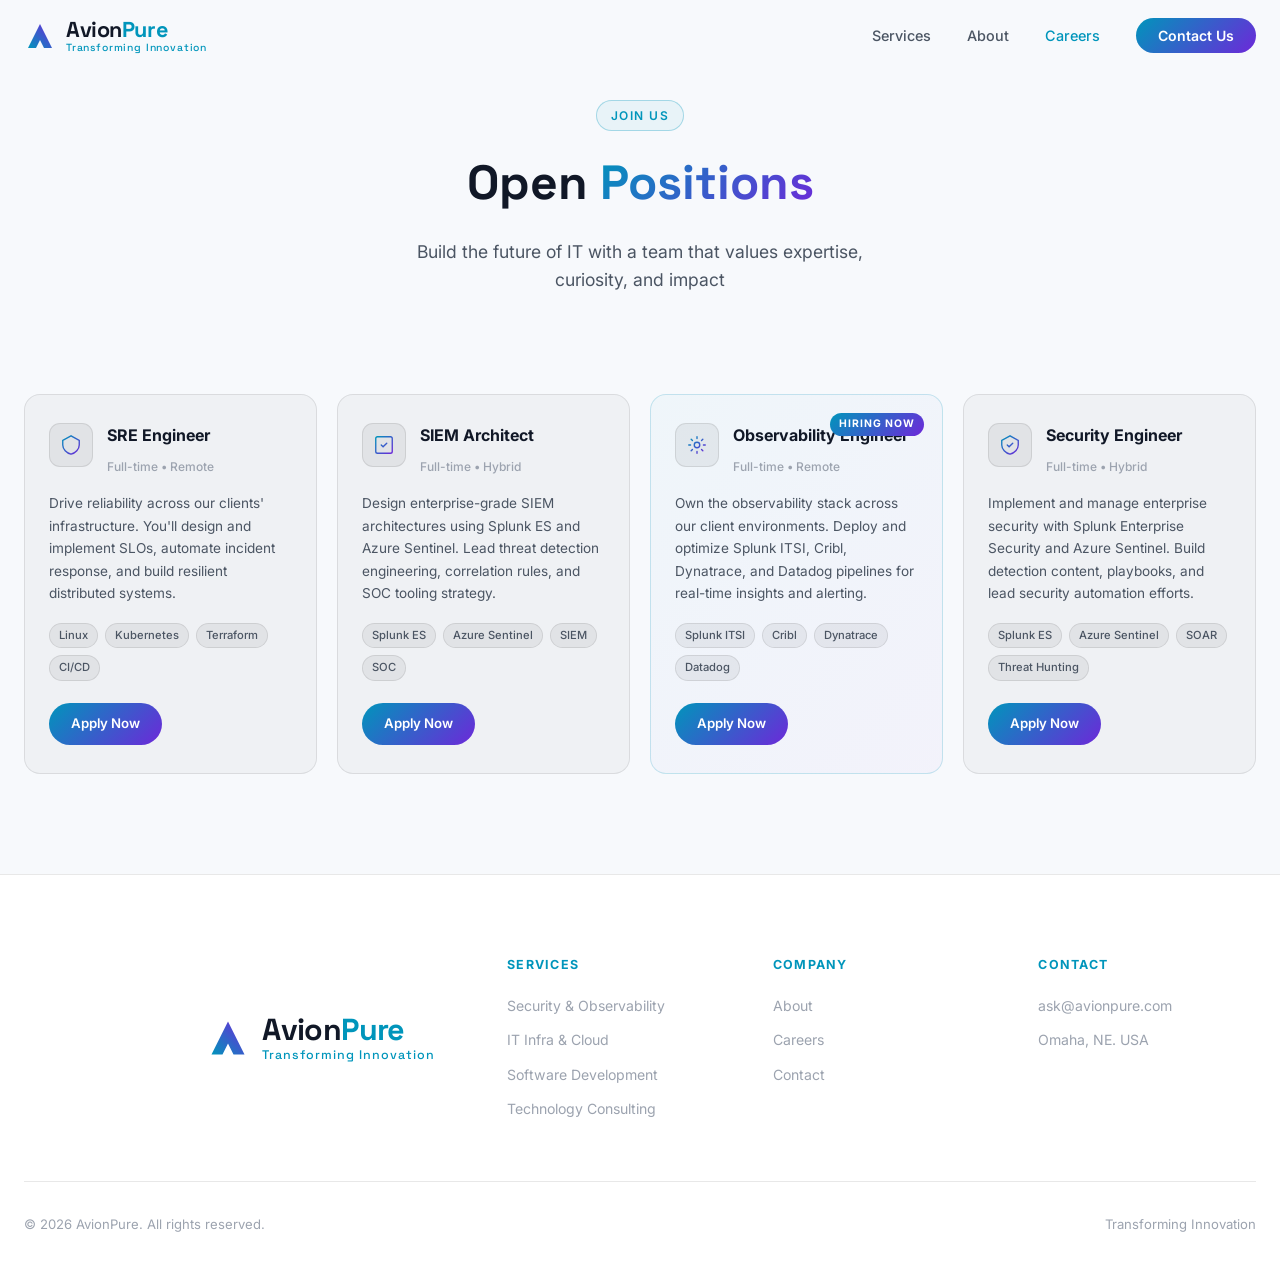
<file: careers.html>
<!DOCTYPE html>
<html lang="en">
<head>
  <meta charset="UTF-8" />
  <meta name="viewport" content="width=device-width, initial-scale=1.0" />
  <title>Careers — AvionPure</title>
  <link rel="stylesheet" href="styles.css" />
  <link rel="preconnect" href="https://fonts.googleapis.com" />
  <link rel="preconnect" href="https://fonts.gstatic.com" crossorigin />
  <link href="https://fonts.googleapis.com/css2?family=Inter:wght@300;400;500;600;700;800;900&family=Space+Grotesk:wght@400;500;600;700&display=swap" rel="stylesheet" />
</head>
<body>

  <!-- ======= NAV ======= -->
  <nav id="navbar" class="scrolled">
    <div class="nav-inner">
      <a href="index.html" class="logo">
        <span class="logo-icon">
          <svg width="32" height="32" viewBox="0 0 32 32" fill="none">
            <path d="M4 28L16 4L28 28H20L16 20L12 28H4Z" fill="url(#logoGrad)"/>
            <defs>
              <linearGradient id="logoGrad" x1="4" y1="28" x2="28" y2="4" gradientUnits="userSpaceOnUse">
                <stop stop-color="#0095bb"/>
                <stop offset="1" stop-color="#6d28d9"/>
              </linearGradient>
            </defs>
          </svg>
        </span>
        <div class="logo-text-wrap">
          <span class="logo-name">Avion<span class="logo-accent">Pure</span></span>
          <span class="logo-tagline">Transforming Innovation</span>
        </div>
      </a>
      <ul class="nav-links">
        <li><a href="services.html">Services</a></li>
        <li><a href="about.html">About</a></li>
        <li><a href="careers.html" style="color:var(--cyan);">Careers</a></li>
        <li><a href="index.html#contact" class="btn-nav">Contact Us</a></li>
      </ul>
      <button class="hamburger" id="hamburger" aria-label="Menu">
        <span></span><span></span><span></span>
      </button>
    </div>
    <div class="mobile-menu" id="mobileMenu">
      <a href="services.html">Services</a>
      <a href="about.html">About</a>
      <a href="careers.html">Careers</a>
      <a href="index.html#contact">Contact Us</a>
    </div>
  </nav>

  <!-- ======= PAGE HEADER ======= -->
  <div style="background:var(--bg2); padding: 100px 24px 0; text-align:center;">
    <div class="container">
      <div class="section-tag" style="margin-bottom:14px;">Join Us</div>
      <h2 style="font-family:'Space Grotesk',sans-serif; font-size:clamp(2rem,4vw,3rem); font-weight:800; margin-bottom:16px;">
        Open <span class="gradient-text">Positions</span>
      </h2>
      <p style="color:var(--text2); font-size:1.1rem; max-width:520px; margin:0 auto 0;">
        Build the future of IT with a team that values expertise, curiosity, and impact
      </p>
    </div>
  </div>

  <!-- ======= CAREERS ======= -->
  <section id="careers" style="background:var(--bg2);">
    <div class="container">
      <div class="jobs-list">

        <div class="job-card">
          <div class="job-header">
            <div class="job-icon">
              <svg width="22" height="22" viewBox="0 0 24 24" fill="none">
                <path d="M12 2L3 7V12C3 16.55 7.08 20.74 12 22C16.92 20.74 21 16.55 21 12V7L12 2Z" stroke="url(#j1)" stroke-width="1.5" fill="none"/>
                <defs><linearGradient id="j1" x1="3" y1="2" x2="21" y2="22" gradientUnits="userSpaceOnUse"><stop stop-color="#0095bb"/><stop offset="1" stop-color="#6d28d9"/></linearGradient></defs>
              </svg>
            </div>
            <div>
              <h3>SRE Engineer</h3>
              <span class="job-type">Full-time &bull; Remote</span>
            </div>
          </div>
          <p>Drive reliability across our clients' infrastructure. You'll design and implement SLOs, automate incident response, and build resilient distributed systems.</p>
          <div class="job-skills">
            <span>Linux</span><span>Kubernetes</span><span>Terraform</span><span>CI/CD</span>
          </div>
          <a href="jobs/job-sre-engineer.html" class="btn-apply">Apply Now</a>
        </div>

        <div class="job-card">
          <div class="job-header">
            <div class="job-icon">
              <svg width="22" height="22" viewBox="0 0 24 24" fill="none">
                <rect x="3" y="3" width="18" height="18" rx="2" stroke="url(#j2)" stroke-width="1.5" fill="none"/>
                <path d="M9 12L11 14L15 10" stroke="url(#j2)" stroke-width="1.5" stroke-linecap="round"/>
                <defs><linearGradient id="j2" x1="3" y1="3" x2="21" y2="21" gradientUnits="userSpaceOnUse"><stop stop-color="#0095bb"/><stop offset="1" stop-color="#6d28d9"/></linearGradient></defs>
              </svg>
            </div>
            <div>
              <h3>SIEM Architect</h3>
              <span class="job-type">Full-time &bull; Hybrid</span>
            </div>
          </div>
          <p>Design enterprise-grade SIEM architectures using Splunk ES and Azure Sentinel. Lead threat detection engineering, correlation rules, and SOC tooling strategy.</p>
          <div class="job-skills">
            <span>Splunk ES</span><span>Azure Sentinel</span><span>SIEM</span><span>SOC</span>
          </div>
          <a href="jobs/job-siem-architect.html" class="btn-apply">Apply Now</a>
        </div>

        <div class="job-card featured-job">
          <div class="job-badge">Hiring Now</div>
          <div class="job-header">
            <div class="job-icon">
              <svg width="22" height="22" viewBox="0 0 24 24" fill="none">
                <circle cx="12" cy="12" r="3" stroke="url(#j3)" stroke-width="1.5" fill="none"/>
                <path d="M12 5V3M12 21V19M5 12H3M21 12H19M7.05 7.05L5.64 5.64M18.36 18.36L16.95 16.95M7.05 16.95L5.64 18.36M18.36 5.64L16.95 7.05" stroke="url(#j3)" stroke-width="1.5" stroke-linecap="round"/>
                <defs><linearGradient id="j3" x1="3" y1="3" x2="21" y2="21" gradientUnits="userSpaceOnUse"><stop stop-color="#0095bb"/><stop offset="1" stop-color="#6d28d9"/></linearGradient></defs>
              </svg>
            </div>
            <div>
              <h3>Observability Engineer</h3>
              <span class="job-type">Full-time &bull; Remote</span>
            </div>
          </div>
          <p>Own the observability stack across our client environments. Deploy and optimize Splunk ITSI, Cribl, Dynatrace, and Datadog pipelines for real-time insights and alerting.</p>
          <div class="job-skills">
            <span>Splunk ITSI</span><span>Cribl</span><span>Dynatrace</span><span>Datadog</span>
          </div>
          <a href="jobs/job-observability-engineer.html" class="btn-apply">Apply Now</a>
        </div>

        <div class="job-card">
          <div class="job-header">
            <div class="job-icon">
              <svg width="22" height="22" viewBox="0 0 24 24" fill="none">
                <path d="M12 2L3 7V12C3 16.55 7.08 20.74 12 22C16.92 20.74 21 16.55 21 12V7L12 2Z" stroke="url(#j4)" stroke-width="1.5" fill="none"/>
                <path d="M9 12L11 14L15 10" stroke="url(#j4)" stroke-width="1.5" stroke-linecap="round"/>
                <defs><linearGradient id="j4" x1="3" y1="2" x2="21" y2="22" gradientUnits="userSpaceOnUse"><stop stop-color="#0095bb"/><stop offset="1" stop-color="#6d28d9"/></linearGradient></defs>
              </svg>
            </div>
            <div>
              <h3>Security Engineer</h3>
              <span class="job-type">Full-time &bull; Hybrid</span>
            </div>
          </div>
          <p>Implement and manage enterprise security with Splunk Enterprise Security and Azure Sentinel. Build detection content, playbooks, and lead security automation efforts.</p>
          <div class="job-skills">
            <span>Splunk ES</span><span>Azure Sentinel</span><span>SOAR</span><span>Threat Hunting</span>
          </div>
          <a href="jobs/job-security-engineer.html" class="btn-apply">Apply Now</a>
        </div>

      </div>
    </div>
  </section>

  <!-- ======= FOOTER ======= -->
  <footer>
    <div class="container">
      <div class="footer-grid">
        <div class="footer-brand">
          <a href="index.html" class="logo">
            <span class="logo-icon">
              <svg width="28" height="28" viewBox="0 0 32 32" fill="none">
                <path d="M4 28L16 4L28 28H20L16 20L12 28H4Z" fill="url(#fLogo)"/>
                <defs><linearGradient id="fLogo" x1="4" y1="28" x2="28" y2="4" gradientUnits="userSpaceOnUse"><stop stop-color="#0095bb"/><stop offset="1" stop-color="#6d28d9"/></linearGradient></defs>
              </svg>
            </span>
            <div class="logo-text-wrap">
              <span class="logo-name">Avion<span class="logo-accent">Pure</span></span>
              <span class="logo-tagline">Transforming Innovation</span>
            </div>
          </a>
        </div>
        <div class="footer-col">
          <h5>Services</h5>
          <ul>
            <li><a href="services.html">Security &amp; Observability</a></li>
            <li><a href="services.html">IT Infra &amp; Cloud</a></li>
            <li><a href="services.html">Software Development</a></li>
            <li><a href="services.html">Technology Consulting</a></li>
          </ul>
        </div>
        <div class="footer-col">
          <h5>Company</h5>
          <ul>
            <li><a href="about.html">About</a></li>
            <li><a href="careers.html">Careers</a></li>
            <li><a href="index.html#contact">Contact</a></li>
          </ul>
        </div>
        <div class="footer-col">
          <h5>Contact</h5>
          <ul>
            <li><a href="mailto:ask@avionpure.com">ask@avionpure.com</a></li>
            <li>Omaha, NE. USA</li>
          </ul>
        </div>
      </div>
      <div class="footer-bottom">
        <span>&copy; 2026 AvionPure. All rights reserved.</span>
        <span>Transforming Innovation</span>
      </div>
    </div>
  </footer>

  <script src="script.js"></script>
</body>
</html>
</file>
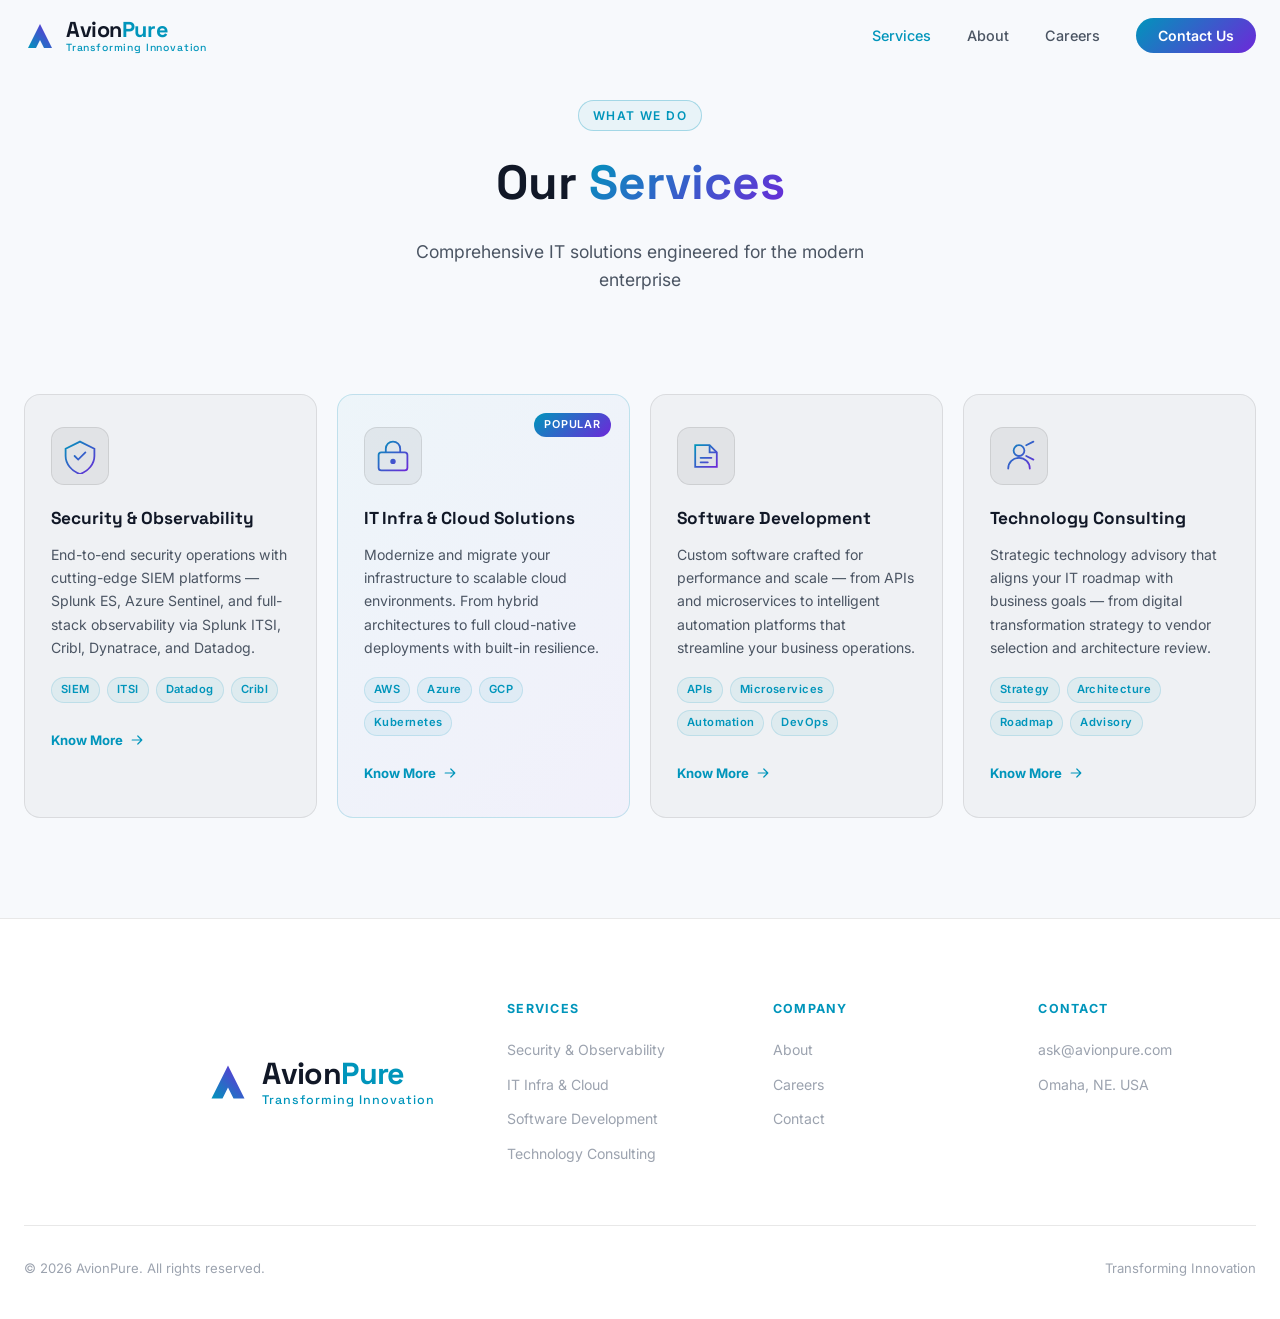
<file: services.html>
<!DOCTYPE html>
<html lang="en">
<head>
  <meta charset="UTF-8" />
  <meta name="viewport" content="width=device-width, initial-scale=1.0" />
  <title>Services — AvionPure</title>
  <link rel="stylesheet" href="styles.css" />
  <link rel="preconnect" href="https://fonts.googleapis.com" />
  <link rel="preconnect" href="https://fonts.gstatic.com" crossorigin />
  <link href="https://fonts.googleapis.com/css2?family=Inter:wght@300;400;500;600;700;800;900&family=Space+Grotesk:wght@400;500;600;700&display=swap" rel="stylesheet" />
</head>
<body>

  <!-- ======= NAV ======= -->
  <nav id="navbar" class="scrolled">
    <div class="nav-inner">
      <a href="index.html" class="logo">
        <span class="logo-icon">
          <svg width="32" height="32" viewBox="0 0 32 32" fill="none">
            <path d="M4 28L16 4L28 28H20L16 20L12 28H4Z" fill="url(#logoGrad)"/>
            <defs>
              <linearGradient id="logoGrad" x1="4" y1="28" x2="28" y2="4" gradientUnits="userSpaceOnUse">
                <stop stop-color="#0095bb"/>
                <stop offset="1" stop-color="#6d28d9"/>
              </linearGradient>
            </defs>
          </svg>
        </span>
        <div class="logo-text-wrap">
          <span class="logo-name">Avion<span class="logo-accent">Pure</span></span>
          <span class="logo-tagline">Transforming Innovation</span>
        </div>
      </a>
      <ul class="nav-links">
        <li><a href="services.html" style="color:var(--cyan);">Services</a></li>
        <li><a href="about.html">About</a></li>
        <li><a href="careers.html">Careers</a></li>
        <li><a href="index.html#contact" class="btn-nav">Contact Us</a></li>
      </ul>
      <button class="hamburger" id="hamburger" aria-label="Menu">
        <span></span><span></span><span></span>
      </button>
    </div>
    <div class="mobile-menu" id="mobileMenu">
      <a href="services.html">Services</a>
      <a href="about.html">About</a>
      <a href="careers.html">Careers</a>
      <a href="index.html#contact">Contact Us</a>
    </div>
  </nav>

  <!-- ======= PAGE HEADER ======= -->
  <div style="background:var(--bg2); padding: 100px 24px 0; text-align:center;">
    <div class="container">
      <div class="section-tag" style="margin-bottom:14px;">What We Do</div>
      <h2 style="font-family:'Space Grotesk',sans-serif; font-size:clamp(2rem,4vw,3rem); font-weight:800; margin-bottom:16px;">
        Our <span class="gradient-text">Services</span>
      </h2>
      <p style="color:var(--text2); font-size:1.1rem; max-width:520px; margin:0 auto 0;">
        Comprehensive IT solutions engineered for the modern enterprise
      </p>
    </div>
  </div>

  <!-- ======= SERVICES ======= -->
  <section id="services" style="background:var(--bg2);">
    <div class="container">
      <div class="services-grid">

        <div class="service-card" data-index="0">
          <div class="card-glow"></div>
          <div class="service-icon">
            <svg width="36" height="36" viewBox="0 0 40 40" fill="none">
              <path d="M20 4L36 12V20C36 28.84 29.08 37.12 20 40C10.92 37.12 4 28.84 4 20V12L20 4Z" stroke="url(#s1)" stroke-width="2" fill="none"/>
              <path d="M14 20L18 24L26 16" stroke="url(#s1)" stroke-width="2" stroke-linecap="round"/>
              <defs>
                <linearGradient id="s1" x1="4" y1="4" x2="36" y2="40" gradientUnits="userSpaceOnUse">
                  <stop stop-color="#0095bb"/><stop offset="1" stop-color="#6d28d9"/>
                </linearGradient>
              </defs>
            </svg>
          </div>
          <h3>Security &amp; Observability</h3>
          <p>End-to-end security operations with cutting-edge SIEM platforms — Splunk ES, Azure Sentinel, and full-stack observability via Splunk ITSI, Cribl, Dynatrace, and Datadog.</p>
          <ul class="service-tags">
            <li>SIEM</li><li>ITSI</li><li>Datadog</li><li>Cribl</li>
          </ul>
          <a href="services/security-observability.html" class="know-more-link">Know More <svg width="16" height="16" viewBox="0 0 20 20" fill="none"><path d="M4 10H16M16 10L11 5M16 10L11 15" stroke="currentColor" stroke-width="1.5" stroke-linecap="round"/></svg></a>
        </div>

        <div class="service-card featured" data-index="1">
          <div class="card-glow"></div>
          <div class="featured-badge">Popular</div>
          <div class="service-icon">
            <svg width="36" height="36" viewBox="0 0 40 40" fill="none">
              <rect x="4" y="16" width="32" height="20" rx="3" stroke="url(#s2)" stroke-width="2" fill="none"/>
              <path d="M12 16V12C12 7.58 15.58 4 20 4C24.42 4 28 7.58 28 12V16" stroke="url(#s2)" stroke-width="2" fill="none"/>
              <circle cx="20" cy="26" r="3" fill="url(#s2)"/>
              <defs>
                <linearGradient id="s2" x1="4" y1="4" x2="36" y2="36" gradientUnits="userSpaceOnUse">
                  <stop stop-color="#0095bb"/><stop offset="1" stop-color="#6d28d9"/>
                </linearGradient>
              </defs>
            </svg>
          </div>
          <h3>IT Infra &amp; Cloud Solutions</h3>
          <p>Modernize and migrate your infrastructure to scalable cloud environments. From hybrid architectures to full cloud-native deployments with built-in resilience.</p>
          <ul class="service-tags">
            <li>AWS</li><li>Azure</li><li>GCP</li><li>Kubernetes</li>
          </ul>
          <a href="services/it-infra-cloud.html" class="know-more-link">Know More <svg width="16" height="16" viewBox="0 0 20 20" fill="none"><path d="M4 10H16M16 10L11 5M16 10L11 15" stroke="currentColor" stroke-width="1.5" stroke-linecap="round"/></svg></a>
        </div>

        <div class="service-card" data-index="2">
          <div class="card-glow"></div>
          <div class="service-icon">
            <svg width="36" height="36" viewBox="0 0 40 40" fill="none">
              <path d="M8 8H24L32 16V32H8V8Z" stroke="url(#s3)" stroke-width="2" fill="none"/>
              <path d="M24 8V16H32" stroke="url(#s3)" stroke-width="2"/>
              <path d="M14 22H26M14 27H22" stroke="url(#s3)" stroke-width="2" stroke-linecap="round"/>
              <defs>
                <linearGradient id="s3" x1="8" y1="8" x2="32" y2="32" gradientUnits="userSpaceOnUse">
                  <stop stop-color="#0095bb"/><stop offset="1" stop-color="#6d28d9"/>
                </linearGradient>
              </defs>
            </svg>
          </div>
          <h3>Software Development</h3>
          <p>Custom software crafted for performance and scale — from APIs and microservices to intelligent automation platforms that streamline your business operations.</p>
          <ul class="service-tags">
            <li>APIs</li><li>Microservices</li><li>Automation</li><li>DevOps</li>
          </ul>
          <a href="services/software-development.html" class="know-more-link">Know More <svg width="16" height="16" viewBox="0 0 20 20" fill="none"><path d="M4 10H16M16 10L11 5M16 10L11 15" stroke="currentColor" stroke-width="1.5" stroke-linecap="round"/></svg></a>
        </div>

        <div class="service-card" data-index="3">
          <div class="card-glow"></div>
          <div class="service-icon">
            <svg width="36" height="36" viewBox="0 0 40 40" fill="none">
              <circle cx="20" cy="14" r="6" stroke="url(#s4)" stroke-width="2" fill="none"/>
              <path d="M8 34C8 27.37 13.37 22 20 22C26.63 22 32 27.37 32 34" stroke="url(#s4)" stroke-width="2" stroke-linecap="round" fill="none"/>
              <path d="M28 8L36 4M28 20L36 24" stroke="url(#s4)" stroke-width="2" stroke-linecap="round"/>
              <defs>
                <linearGradient id="s4" x1="4" y1="4" x2="36" y2="36" gradientUnits="userSpaceOnUse">
                  <stop stop-color="#0095bb"/><stop offset="1" stop-color="#6d28d9"/>
                </linearGradient>
              </defs>
            </svg>
          </div>
          <h3>Technology Consulting</h3>
          <p>Strategic technology advisory that aligns your IT roadmap with business goals — from digital transformation strategy to vendor selection and architecture review.</p>
          <ul class="service-tags">
            <li>Strategy</li><li>Architecture</li><li>Roadmap</li><li>Advisory</li>
          </ul>
          <a href="services/technology-consulting.html" class="know-more-link">Know More <svg width="16" height="16" viewBox="0 0 20 20" fill="none"><path d="M4 10H16M16 10L11 5M16 10L11 15" stroke="currentColor" stroke-width="1.5" stroke-linecap="round"/></svg></a>
        </div>

      </div>
    </div>
  </section>

  <!-- ======= FOOTER ======= -->
  <footer>
    <div class="container">
      <div class="footer-grid">
        <div class="footer-brand">
          <a href="index.html" class="logo">
            <span class="logo-icon">
              <svg width="28" height="28" viewBox="0 0 32 32" fill="none">
                <path d="M4 28L16 4L28 28H20L16 20L12 28H4Z" fill="url(#fLogo)"/>
                <defs><linearGradient id="fLogo" x1="4" y1="28" x2="28" y2="4" gradientUnits="userSpaceOnUse"><stop stop-color="#0095bb"/><stop offset="1" stop-color="#6d28d9"/></linearGradient></defs>
              </svg>
            </span>
            <div class="logo-text-wrap">
              <span class="logo-name">Avion<span class="logo-accent">Pure</span></span>
              <span class="logo-tagline">Transforming Innovation</span>
            </div>
          </a>
        </div>
        <div class="footer-col">
          <h5>Services</h5>
          <ul>
            <li><a href="services.html">Security &amp; Observability</a></li>
            <li><a href="services.html">IT Infra &amp; Cloud</a></li>
            <li><a href="services.html">Software Development</a></li>
            <li><a href="services.html">Technology Consulting</a></li>
          </ul>
        </div>
        <div class="footer-col">
          <h5>Company</h5>
          <ul>
            <li><a href="about.html">About</a></li>
            <li><a href="careers.html">Careers</a></li>
            <li><a href="index.html#contact">Contact</a></li>
          </ul>
        </div>
        <div class="footer-col">
          <h5>Contact</h5>
          <ul>
            <li><a href="mailto:ask@avionpure.com">ask@avionpure.com</a></li>
            <li>Omaha, NE. USA</li>
          </ul>
        </div>
      </div>
      <div class="footer-bottom">
        <span>&copy; 2026 AvionPure. All rights reserved.</span>
        <span>Transforming Innovation</span>
      </div>
    </div>
  </footer>

  <script src="script.js"></script>
</body>
</html>
</file>
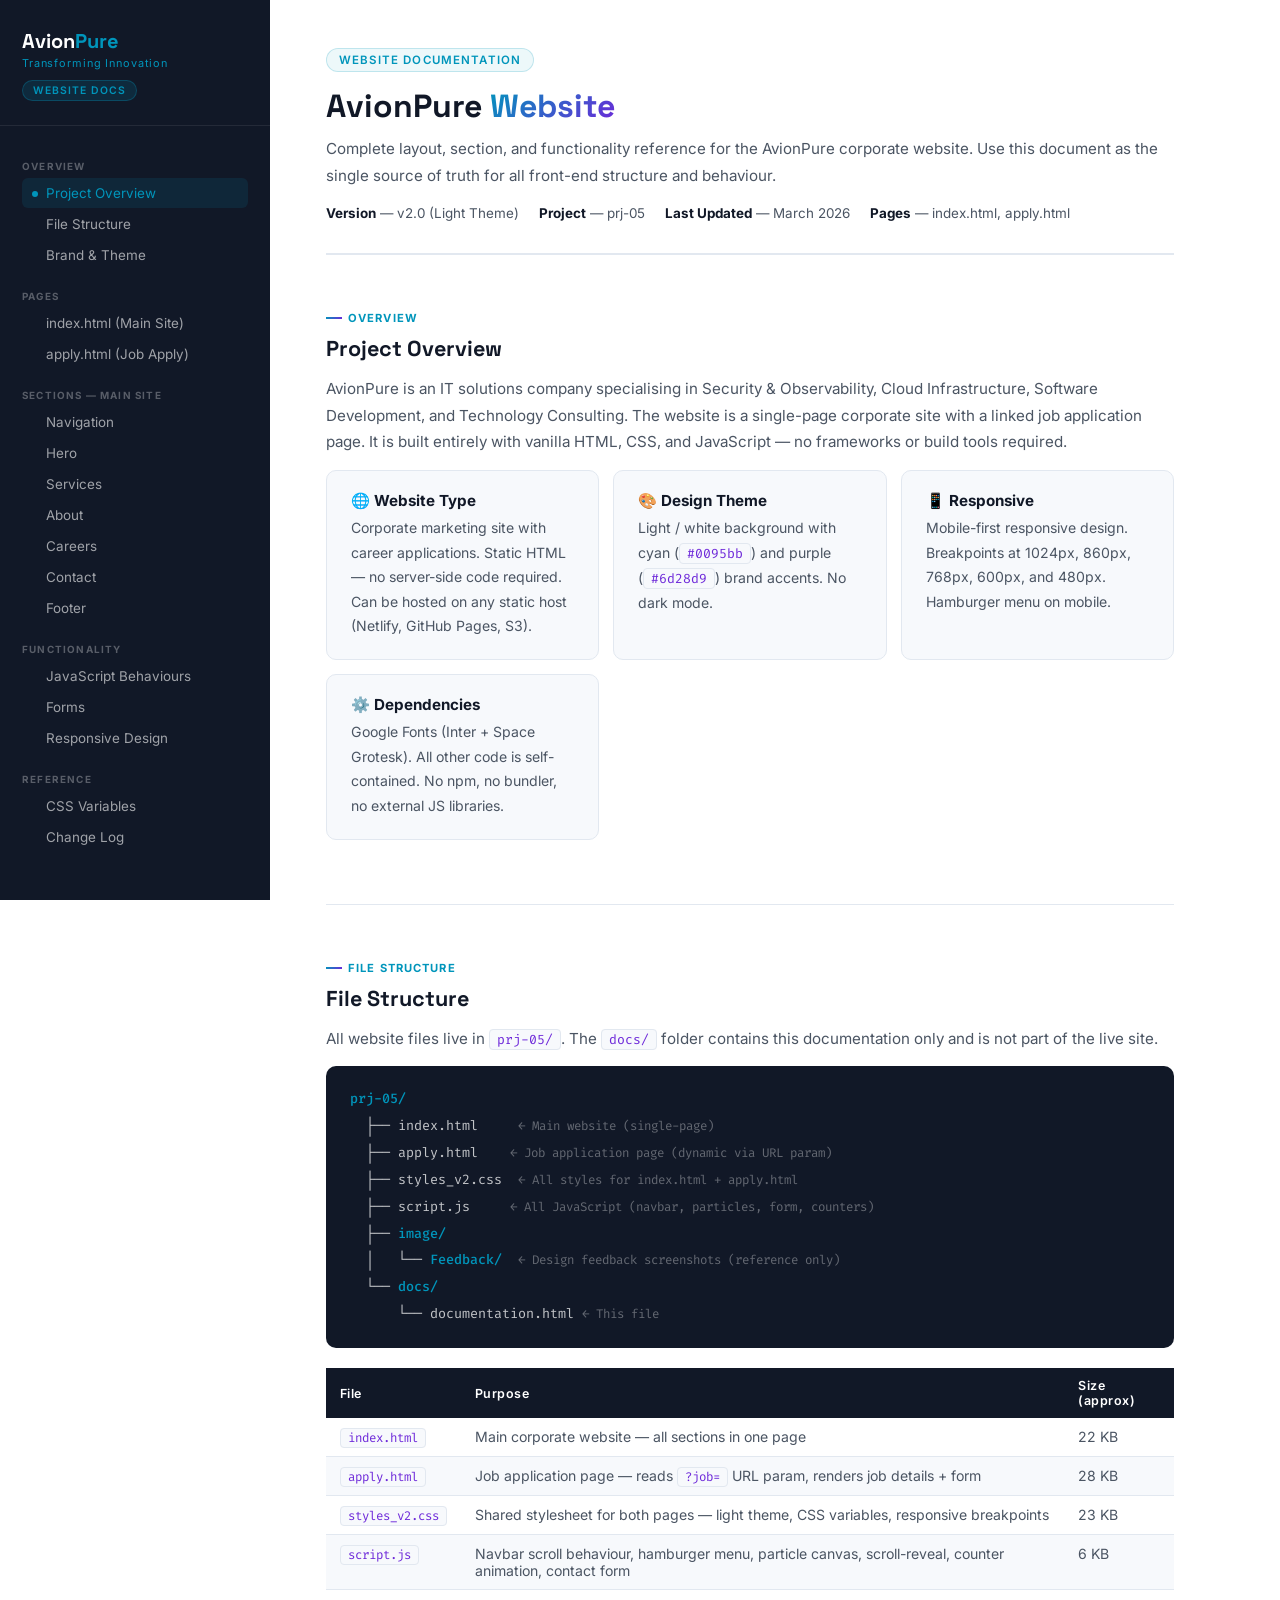
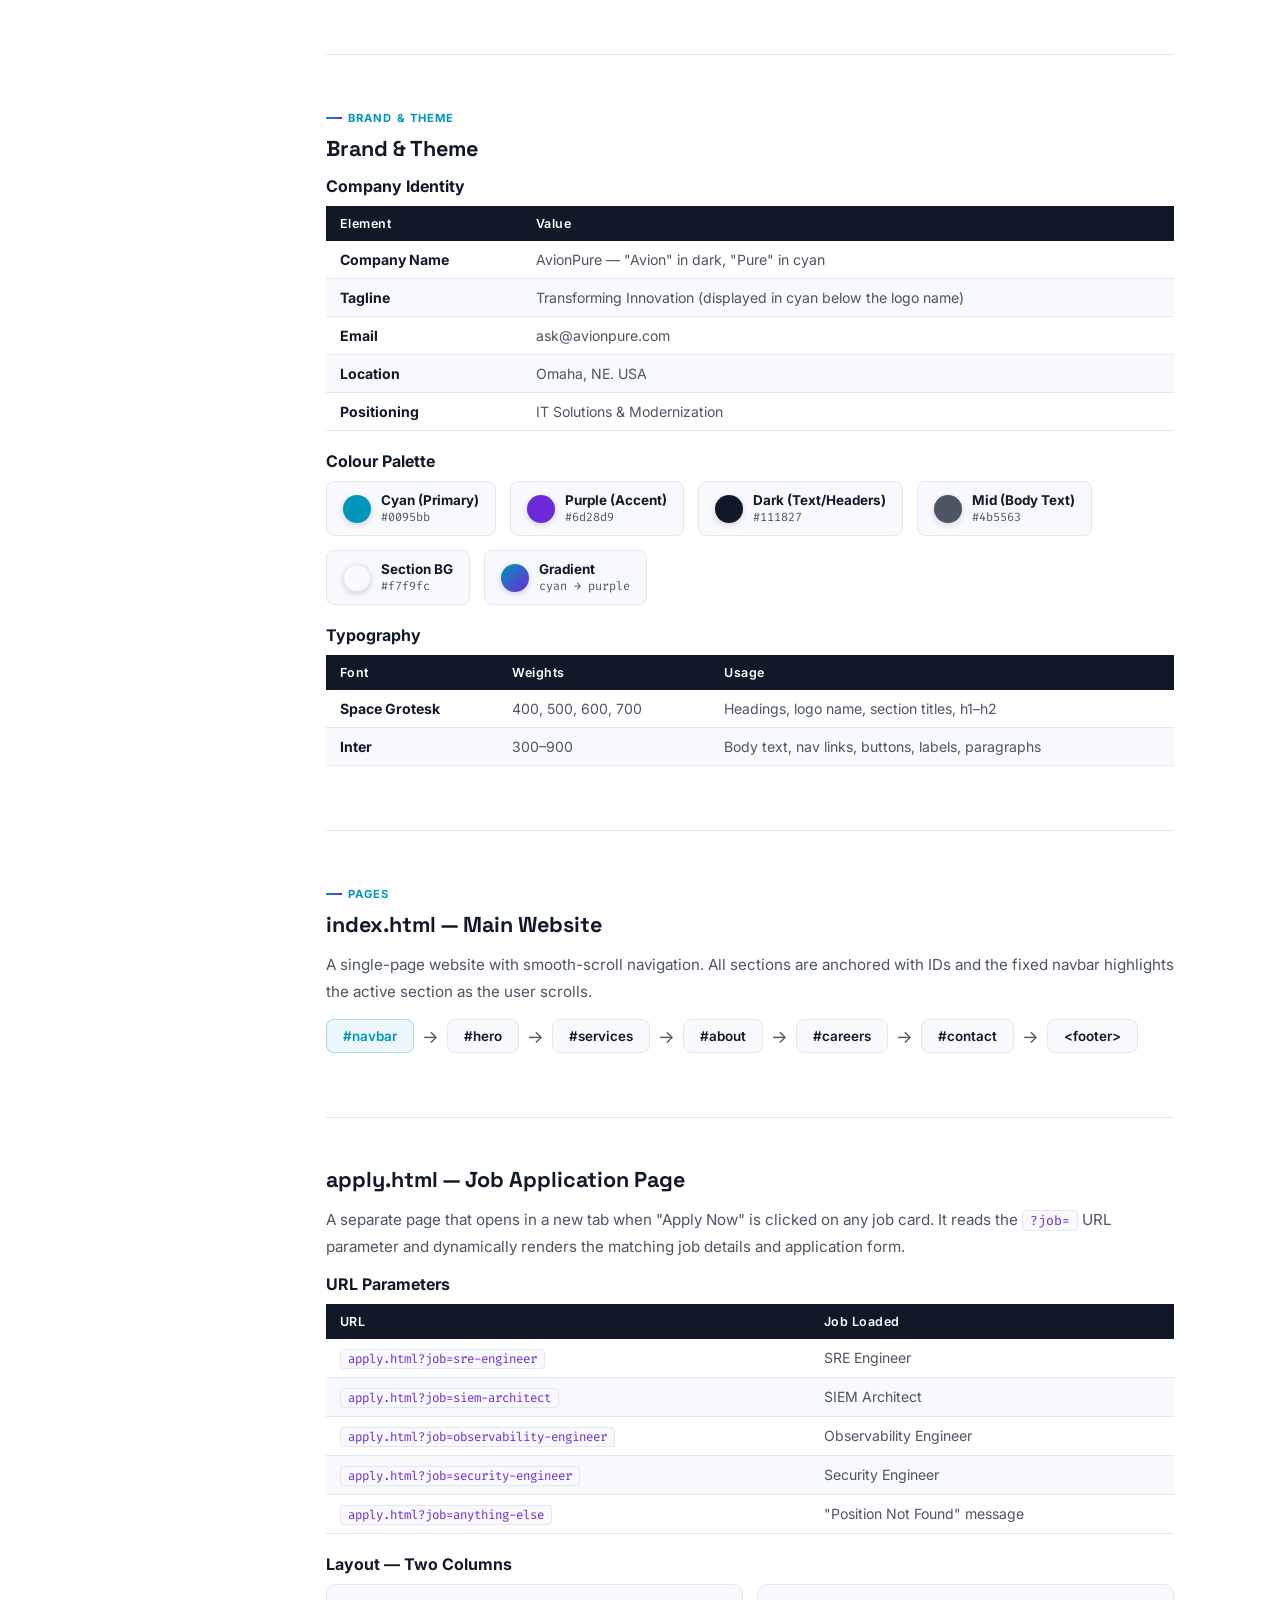
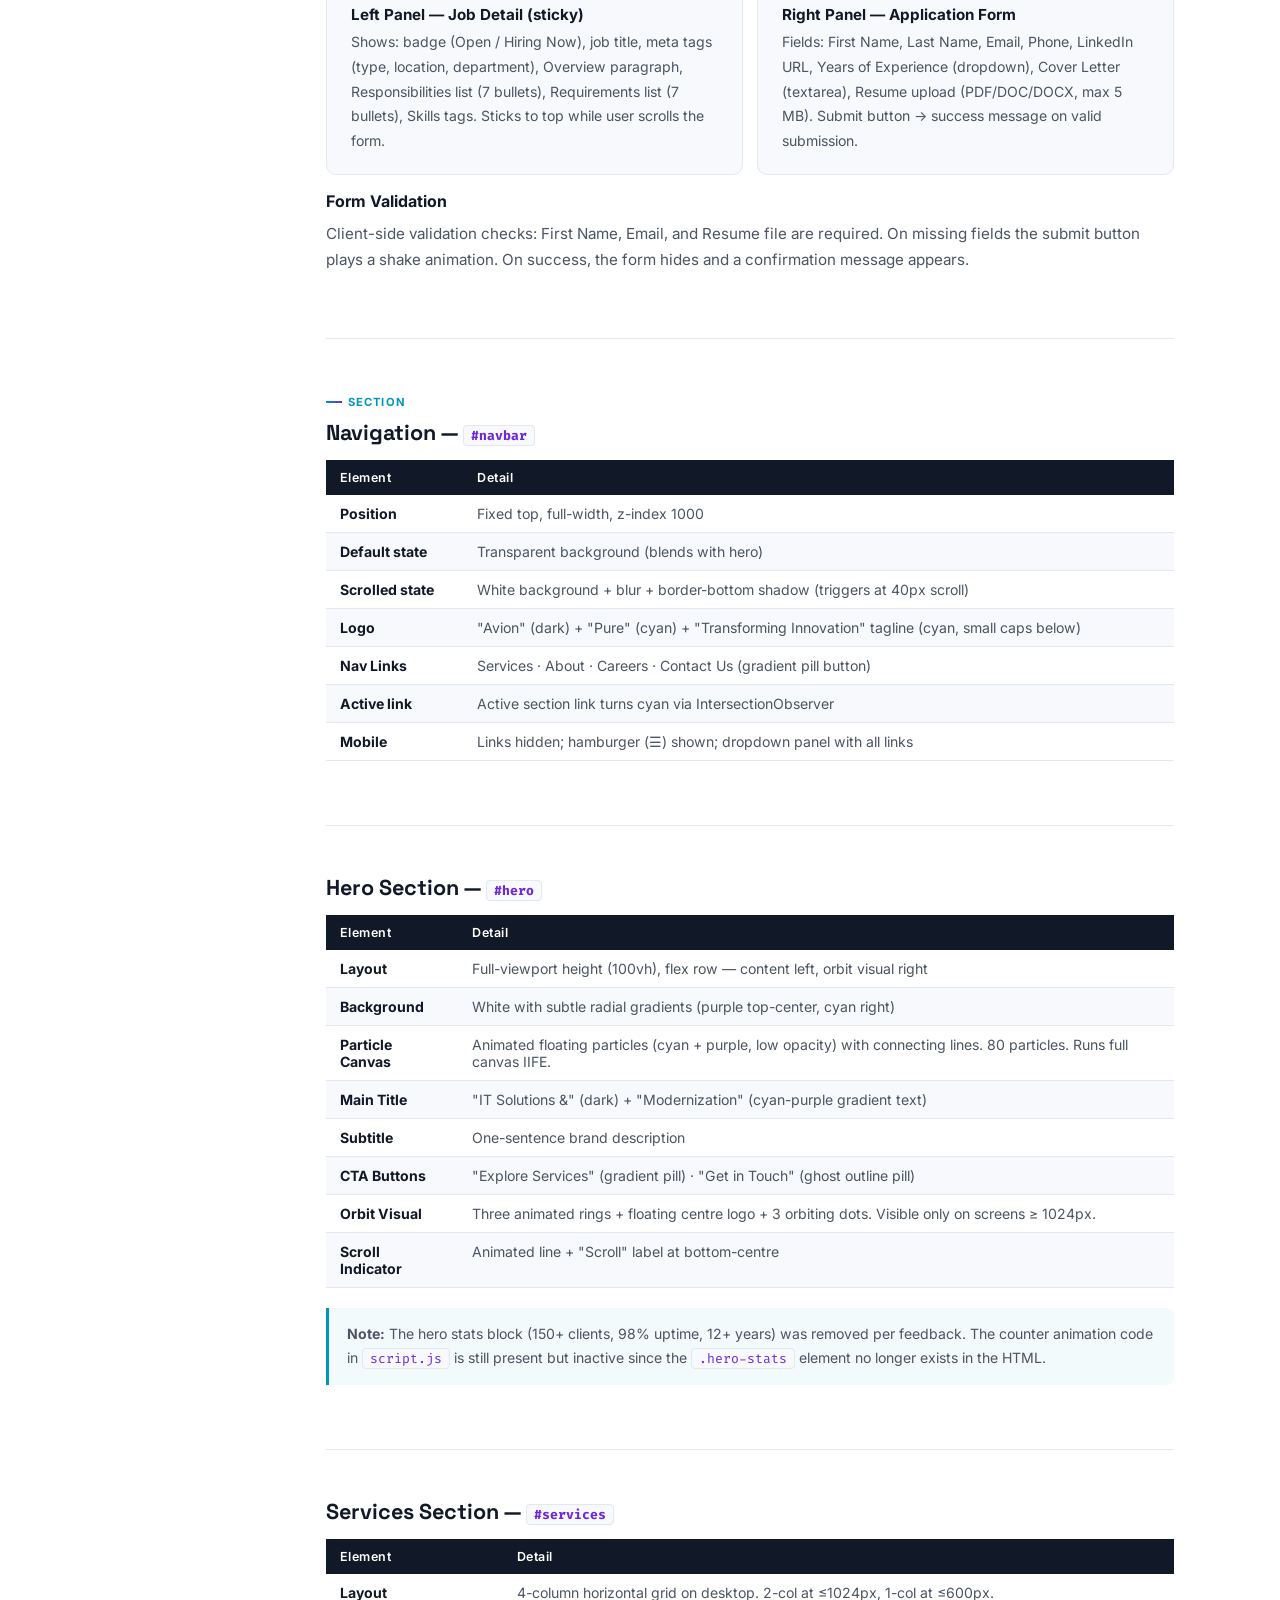
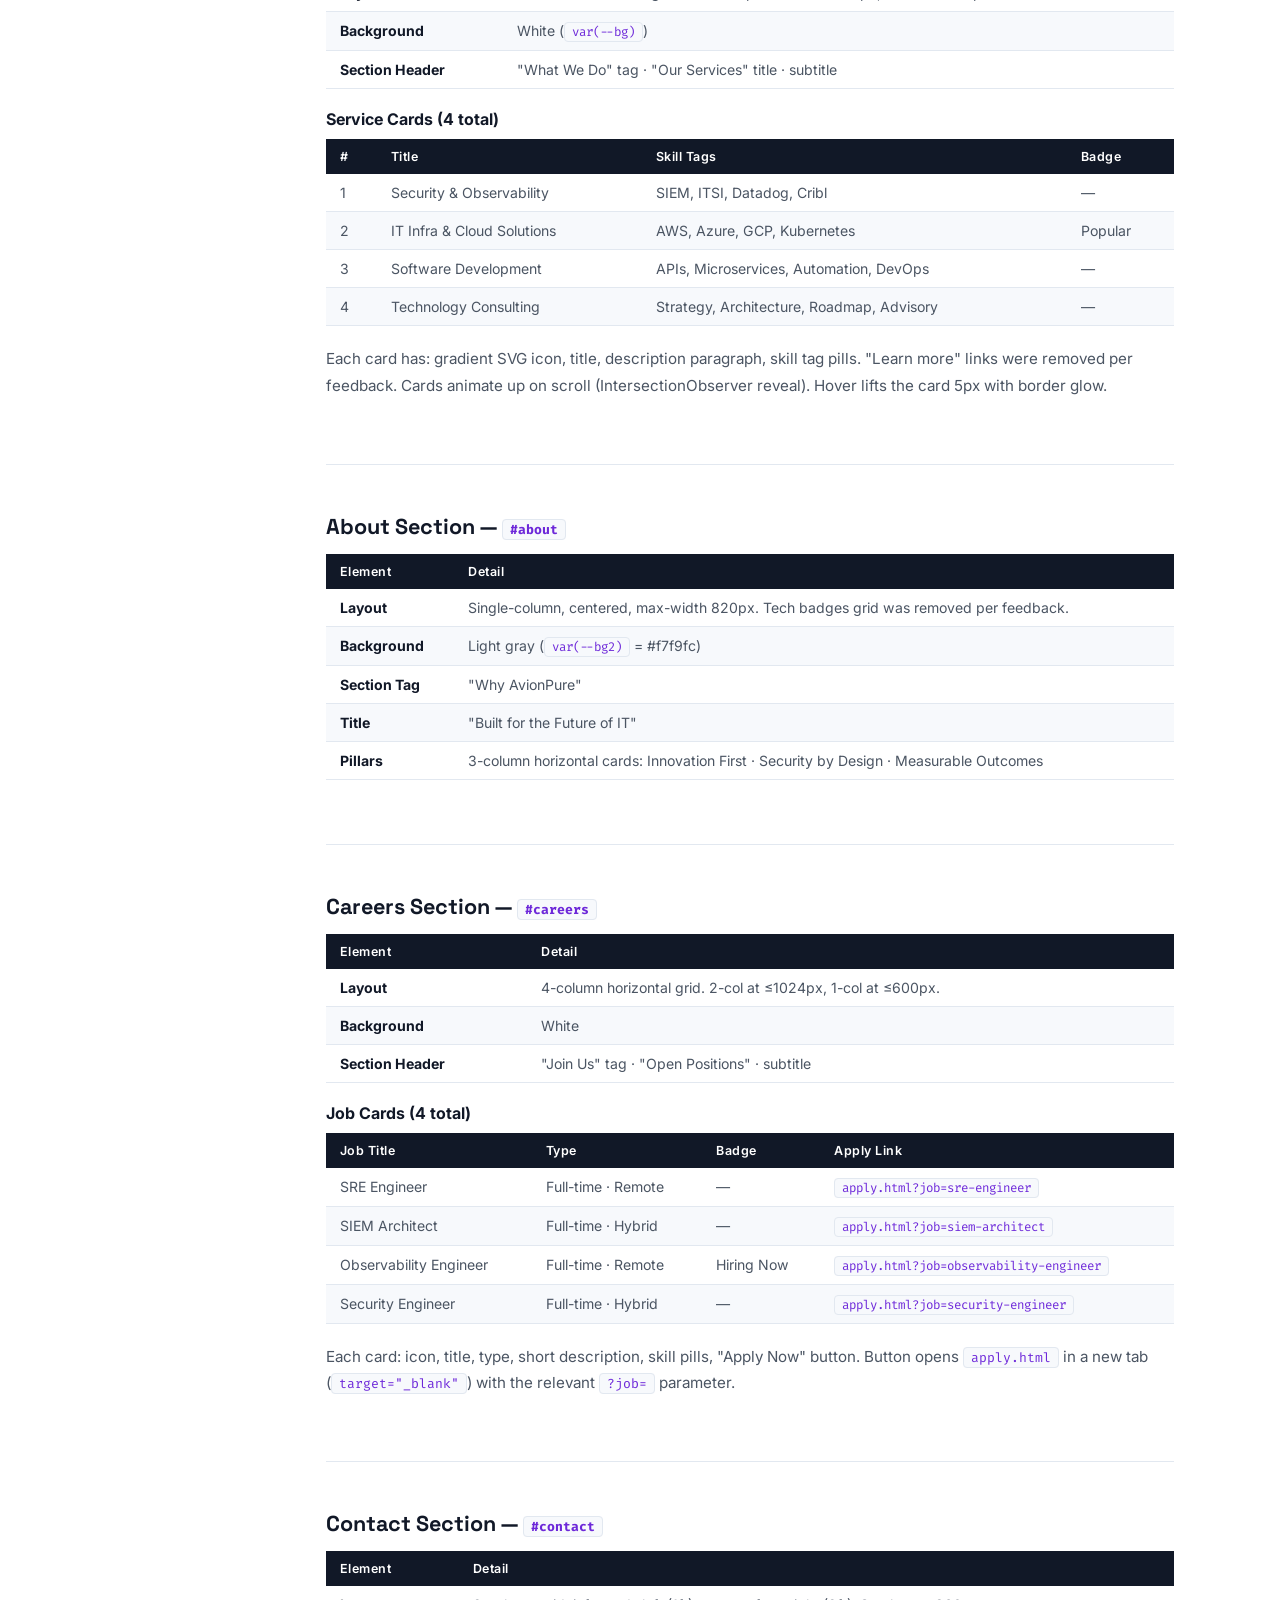
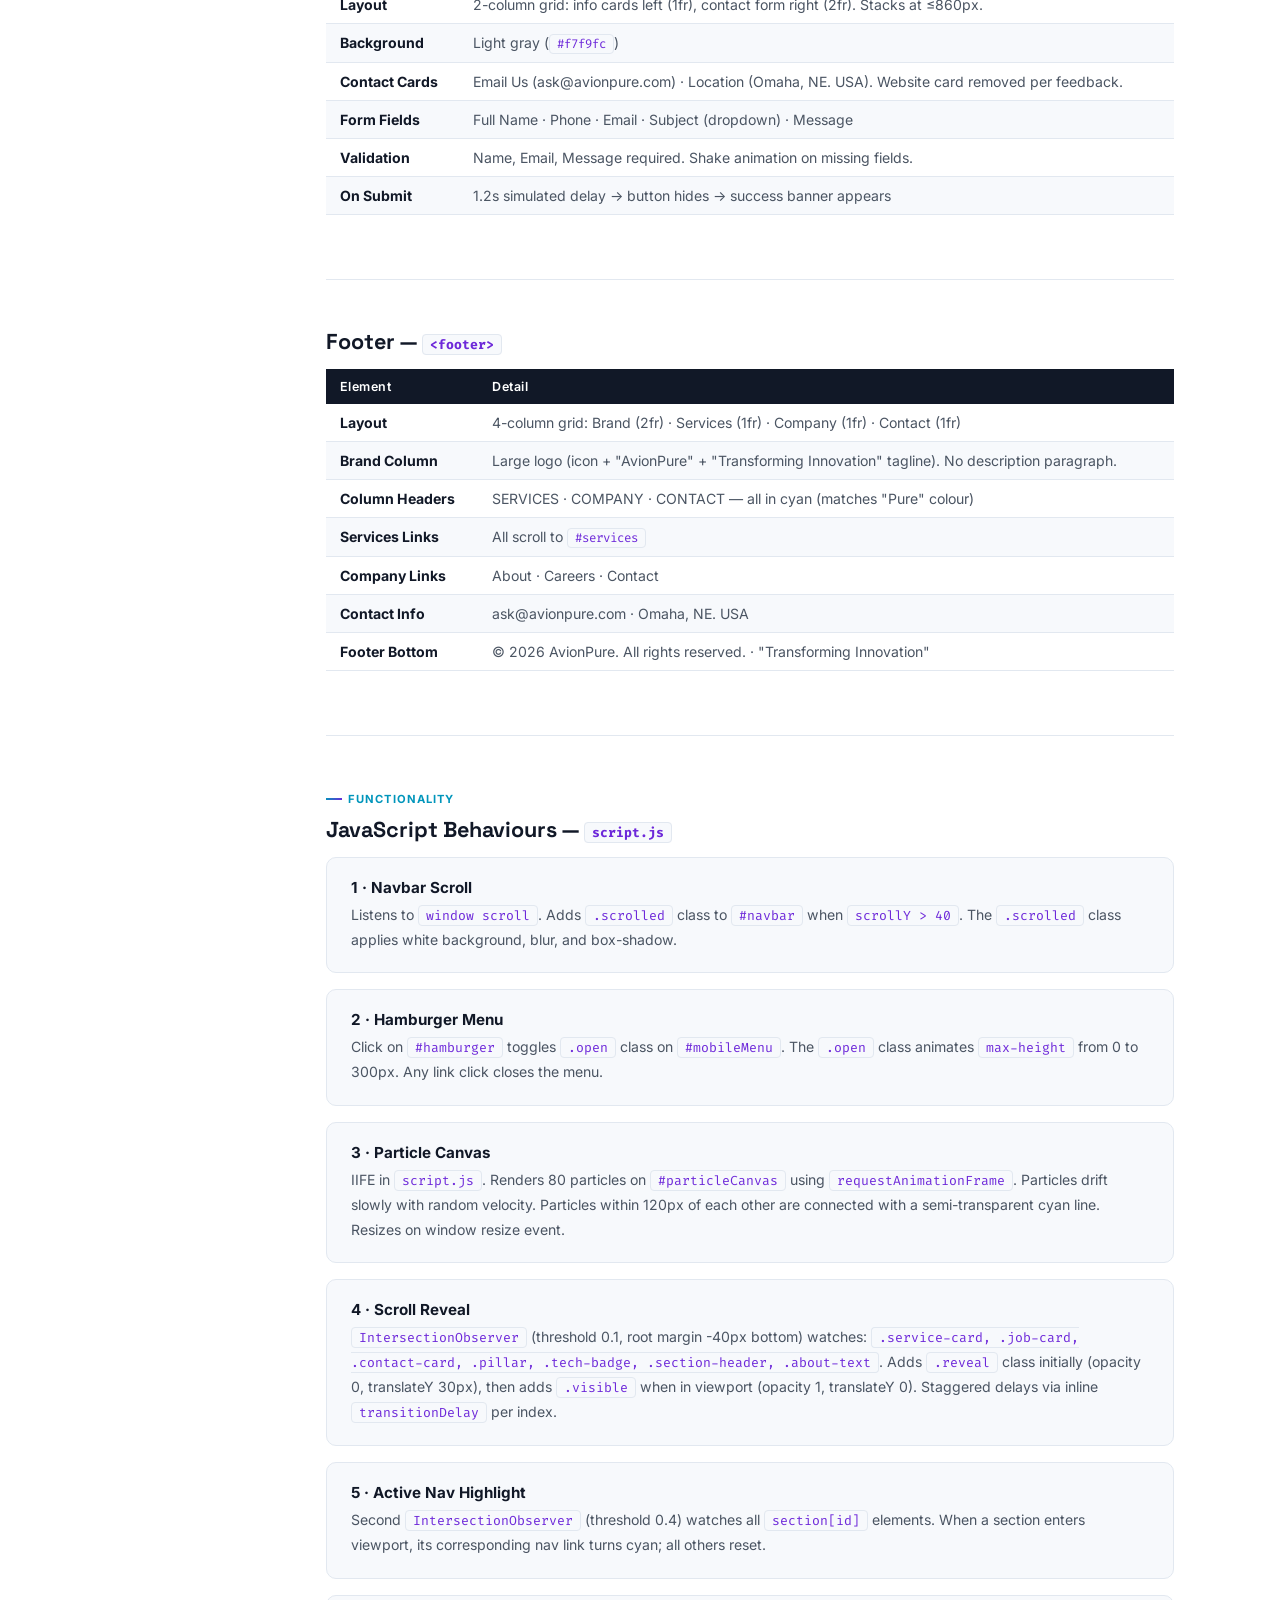
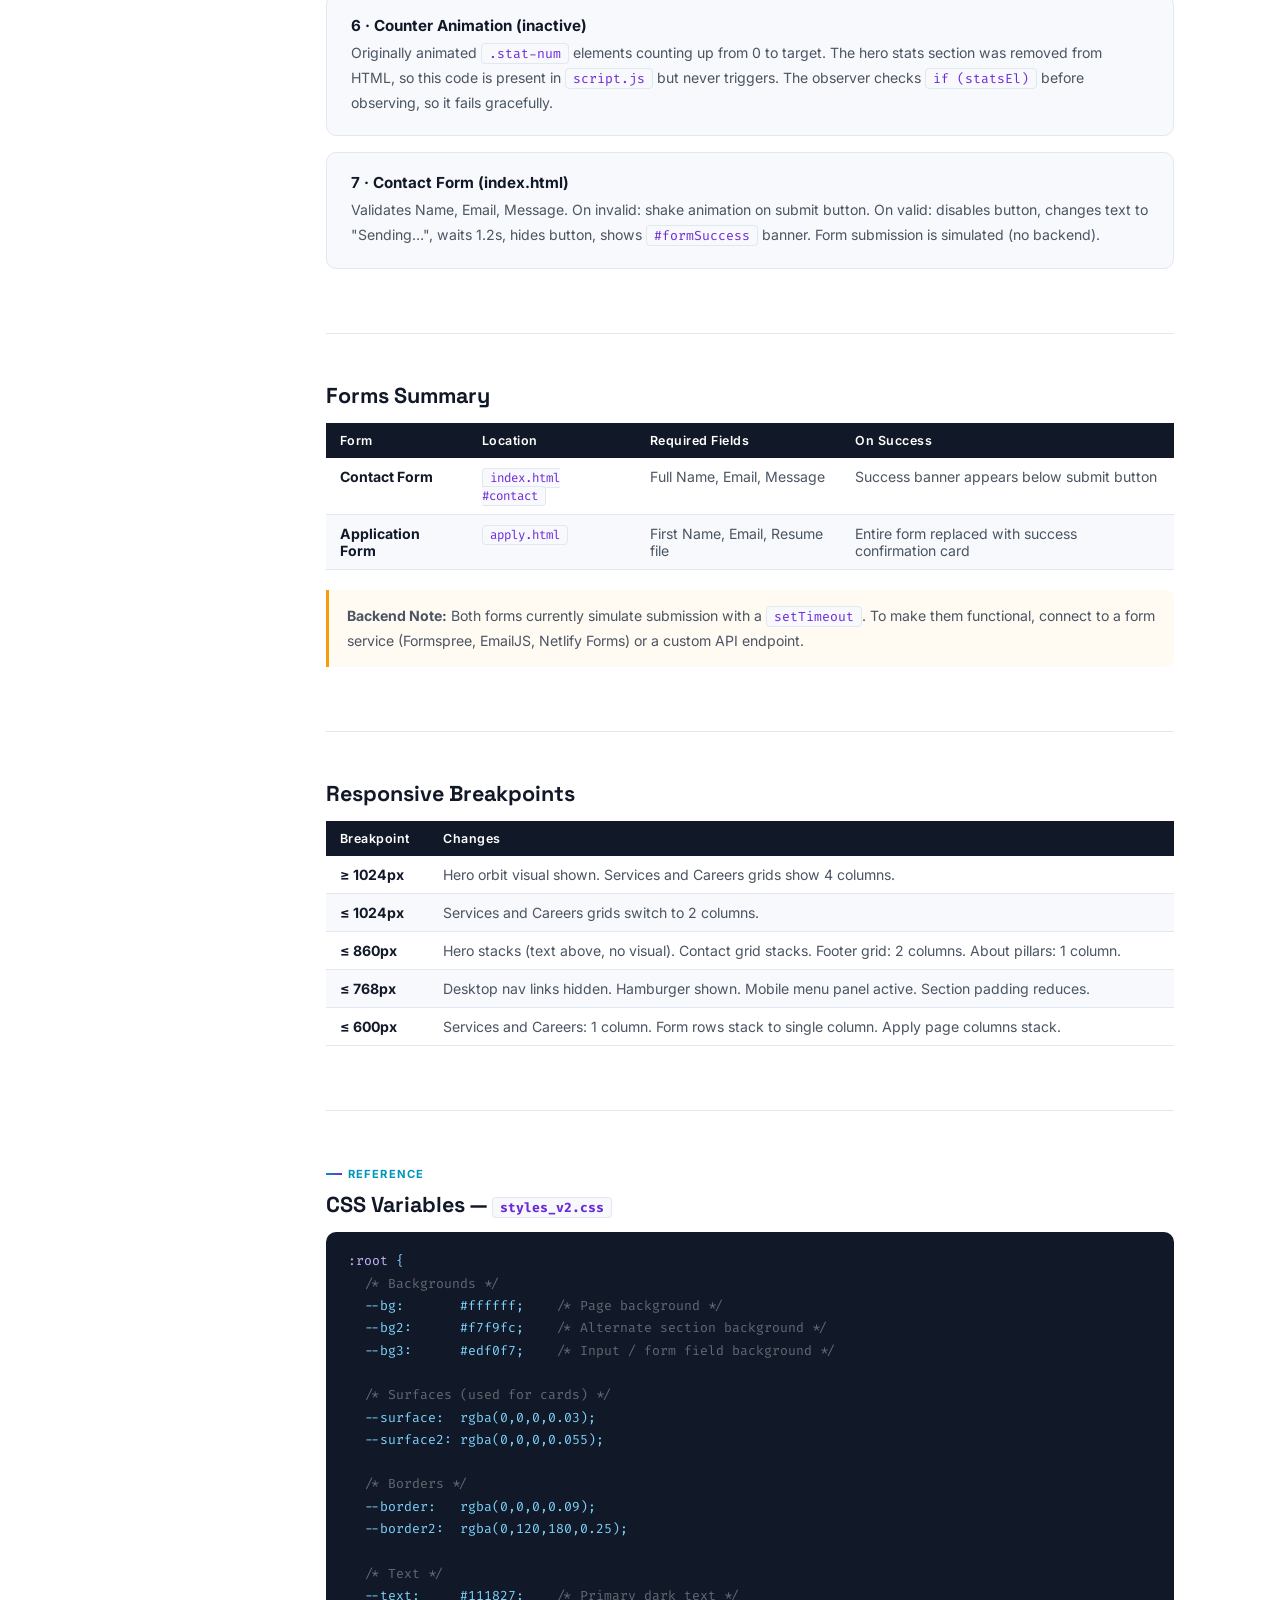
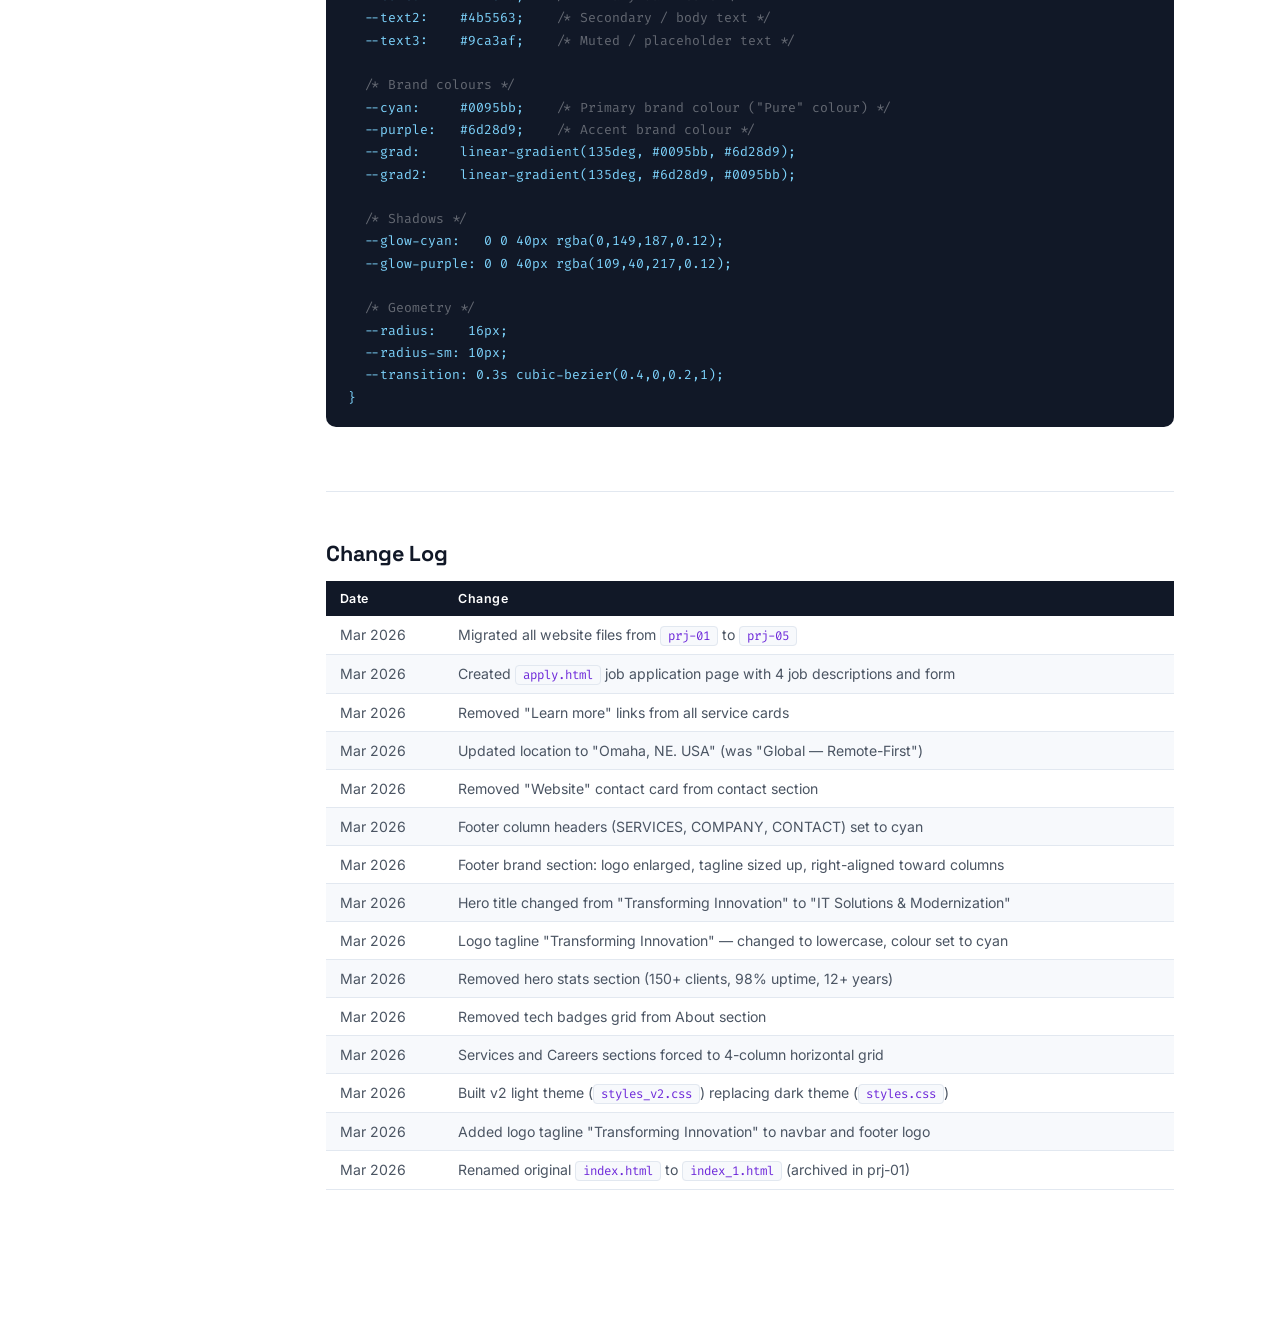
<file: docs/documentation.html>
<!DOCTYPE html>
<html lang="en">
<head>
  <meta charset="UTF-8" />
  <meta name="viewport" content="width=device-width, initial-scale=1.0" />
  <title>AvionPure Website — Documentation</title>
  <link rel="preconnect" href="https://fonts.googleapis.com" />
  <link href="https://fonts.googleapis.com/css2?family=Inter:wght@400;500;600;700&family=Space+Grotesk:wght@600;700&family=Fira+Code:wght@400;500&display=swap" rel="stylesheet" />
  <style>
    *, *::before, *::after { box-sizing: border-box; margin: 0; padding: 0; }
    :root {
      --cyan: #0095bb;
      --purple: #6d28d9;
      --dark: #111827;
      --mid: #4b5563;
      --light: #f7f9fc;
      --border: #e2e8f0;
      --grad: linear-gradient(135deg, #0095bb, #6d28d9);
      --radius: 10px;
    }
    html { scroll-behavior: smooth; font-size: 16px; }
    body {
      font-family: 'Inter', sans-serif;
      color: var(--dark);
      background: #fff;
      display: flex;
      min-height: 100vh;
    }

    /* ── Sidebar ── */
    .sidebar {
      width: 270px;
      flex-shrink: 0;
      background: var(--dark);
      position: fixed;
      top: 0; left: 0; bottom: 0;
      overflow-y: auto;
      padding: 28px 0 40px;
      z-index: 100;
    }
    .sidebar-logo {
      padding: 0 22px 24px;
      border-bottom: 1px solid rgba(255,255,255,0.08);
      margin-bottom: 20px;
    }
    .sidebar-logo .name { font-family: 'Space Grotesk', sans-serif; font-size: 1.25rem; font-weight: 700; color: #fff; }
    .sidebar-logo .name span { color: var(--cyan); }
    .sidebar-logo .tag { font-size: 0.68rem; color: var(--cyan); letter-spacing: 0.08em; margin-top: 2px; }
    .sidebar-logo .doc-label {
      margin-top: 10px;
      display: inline-block;
      font-size: 0.65rem;
      font-weight: 600;
      letter-spacing: 0.1em;
      text-transform: uppercase;
      background: rgba(0,149,187,0.15);
      color: var(--cyan);
      border: 1px solid rgba(0,149,187,0.3);
      padding: 3px 10px;
      border-radius: 100px;
    }
    .nav-section { padding: 0 22px; margin-bottom: 6px; }
    .nav-section-title {
      font-size: 0.62rem;
      font-weight: 700;
      letter-spacing: 0.12em;
      text-transform: uppercase;
      color: rgba(255,255,255,0.3);
      margin-bottom: 6px;
      padding-top: 14px;
    }
    .nav-section a {
      display: block;
      padding: 7px 10px;
      font-size: 0.84rem;
      color: rgba(255,255,255,0.6);
      text-decoration: none;
      border-radius: 6px;
      transition: all 0.2s;
      margin-bottom: 1px;
    }
    .nav-section a:hover, .nav-section a.active {
      background: rgba(0,149,187,0.12);
      color: var(--cyan);
    }
    .nav-section a .dot {
      display: inline-block;
      width: 6px; height: 6px;
      border-radius: 50%;
      background: var(--cyan);
      margin-right: 8px;
      vertical-align: middle;
      opacity: 0;
    }
    .nav-section a:hover .dot, .nav-section a.active .dot { opacity: 1; }

    /* ── Main content ── */
    .main {
      margin-left: 270px;
      flex: 1;
      padding: 48px 56px 80px;
      max-width: 960px;
    }

    /* ── Sections ── */
    .doc-section { margin-bottom: 64px; }
    .doc-section + .doc-section {
      padding-top: 48px;
      border-top: 1px solid var(--border);
    }

    h1 { font-family: 'Space Grotesk', sans-serif; font-size: 2rem; font-weight: 700; margin-bottom: 10px; }
    h2 { font-family: 'Space Grotesk', sans-serif; font-size: 1.35rem; font-weight: 700; margin-bottom: 14px; color: var(--dark); }
    h3 { font-size: 1rem; font-weight: 700; margin-bottom: 10px; color: var(--dark); }
    p  { font-size: 0.95rem; color: var(--mid); line-height: 1.75; margin-bottom: 14px; }

    .gradient-text {
      background: var(--grad);
      -webkit-background-clip: text;
      background-clip: text;
      -webkit-text-fill-color: transparent;
    }

    /* Page header */
    .page-header {
      margin-bottom: 48px;
      padding-bottom: 32px;
      border-bottom: 2px solid var(--border);
    }
    .page-header .badge {
      display: inline-block;
      font-size: 0.72rem;
      font-weight: 600;
      letter-spacing: 0.1em;
      text-transform: uppercase;
      color: var(--cyan);
      background: rgba(0,149,187,0.07);
      border: 1px solid rgba(0,149,187,0.2);
      padding: 4px 12px;
      border-radius: 100px;
      margin-bottom: 14px;
    }
    .meta-row {
      display: flex;
      flex-wrap: wrap;
      gap: 20px;
      margin-top: 16px;
    }
    .meta-item { font-size: 0.84rem; color: var(--mid); }
    .meta-item strong { color: var(--dark); }

    /* Section tag */
    .section-tag {
      display: inline-flex;
      align-items: center;
      gap: 6px;
      font-size: 0.7rem;
      font-weight: 700;
      letter-spacing: 0.1em;
      text-transform: uppercase;
      color: var(--cyan);
      margin-bottom: 10px;
    }
    .section-tag::before {
      content: '';
      display: inline-block;
      width: 16px; height: 2px;
      background: var(--grad);
    }

    /* Cards */
    .card {
      background: var(--light);
      border: 1px solid var(--border);
      border-radius: var(--radius);
      padding: 20px 24px;
      margin-bottom: 16px;
    }
    .card h3 { font-size: 0.95rem; margin-bottom: 6px; }
    .card p  { font-size: 0.88rem; margin-bottom: 0; }

    .card-grid {
      display: grid;
      grid-template-columns: repeat(auto-fit, minmax(260px, 1fr));
      gap: 14px;
      margin-bottom: 16px;
    }
    .card-grid .card { margin-bottom: 0; }

    /* File tree */
    .file-tree {
      background: var(--dark);
      border-radius: var(--radius);
      padding: 20px 24px;
      font-family: 'Fira Code', monospace;
      font-size: 0.84rem;
      line-height: 2;
      color: rgba(255,255,255,0.75);
      margin-bottom: 20px;
    }
    .file-tree .dir  { color: var(--cyan); font-weight: 500; }
    .file-tree .file { color: rgba(255,255,255,0.75); }
    .file-tree .note { color: rgba(255,255,255,0.35); font-size: 0.78rem; }

    /* Code block */
    pre {
      background: var(--dark);
      border-radius: var(--radius);
      padding: 18px 22px;
      overflow-x: auto;
      margin-bottom: 18px;
    }
    code {
      font-family: 'Fira Code', monospace;
      font-size: 0.82rem;
      color: #7dd3fc;
      line-height: 1.7;
    }
    code .k  { color: #c4b5fd; }
    code .s  { color: #86efac; }
    code .c  { color: rgba(255,255,255,0.35); }

    /* Inline code */
    .ic {
      font-family: 'Fira Code', monospace;
      font-size: 0.82rem;
      background: var(--light);
      border: 1px solid var(--border);
      color: var(--purple);
      padding: 1px 7px;
      border-radius: 4px;
    }

    /* Table */
    table {
      width: 100%;
      border-collapse: collapse;
      margin-bottom: 20px;
      font-size: 0.88rem;
    }
    th {
      background: var(--dark);
      color: #fff;
      padding: 10px 14px;
      text-align: left;
      font-weight: 600;
      font-size: 0.78rem;
      letter-spacing: 0.04em;
    }
    td {
      padding: 10px 14px;
      border-bottom: 1px solid var(--border);
      color: var(--mid);
      vertical-align: top;
    }
    tr:nth-child(even) td { background: var(--light); }
    td .ic { font-size: 0.78rem; }
    td strong { color: var(--dark); }

    /* Colour swatch */
    .swatch-row { display: flex; flex-wrap: wrap; gap: 14px; margin-bottom: 20px; }
    .swatch {
      display: flex;
      align-items: center;
      gap: 10px;
      background: var(--light);
      border: 1px solid var(--border);
      border-radius: 8px;
      padding: 10px 16px;
      font-size: 0.84rem;
    }
    .swatch-dot {
      width: 28px; height: 28px;
      border-radius: 50%;
      flex-shrink: 0;
      box-shadow: 0 2px 6px rgba(0,0,0,0.15);
    }
    .swatch-info strong { display: block; font-size: 0.84rem; color: var(--dark); }
    .swatch-info span   { font-family: 'Fira Code', monospace; font-size: 0.74rem; color: var(--mid); }

    /* Flow diagram (simple boxes) */
    .flow {
      display: flex;
      align-items: center;
      flex-wrap: wrap;
      gap: 0;
      margin-bottom: 20px;
    }
    .flow-box {
      background: var(--light);
      border: 1px solid var(--border);
      border-radius: 8px;
      padding: 8px 16px;
      font-size: 0.84rem;
      font-weight: 600;
      color: var(--dark);
      white-space: nowrap;
    }
    .flow-box.accent { background: rgba(0,149,187,0.08); border-color: rgba(0,149,187,0.3); color: var(--cyan); }
    .flow-arrow { padding: 0 8px; color: var(--mid); font-size: 1.1rem; }

    /* Pill list */
    .pill-list { display: flex; flex-wrap: wrap; gap: 8px; margin-bottom: 16px; }
    .pill {
      font-size: 0.78rem;
      font-weight: 600;
      padding: 4px 12px;
      border-radius: 100px;
      background: rgba(0,149,187,0.07);
      border: 1px solid rgba(0,149,187,0.2);
      color: var(--cyan);
    }
    .pill.purple {
      background: rgba(109,40,217,0.06);
      border-color: rgba(109,40,217,0.2);
      color: var(--purple);
    }

    /* Callout */
    .callout {
      border-left: 3px solid var(--cyan);
      background: rgba(0,149,187,0.05);
      border-radius: 0 8px 8px 0;
      padding: 14px 18px;
      margin-bottom: 18px;
    }
    .callout p { margin-bottom: 0; font-size: 0.88rem; }
    .callout.warn { border-color: #f59e0b; background: rgba(245,158,11,0.05); }
  </style>
</head>
<body>

<!-- ═══════════════════════ SIDEBAR ═══════════════════════ -->
<aside class="sidebar">
  <div class="sidebar-logo">
    <div class="name">Avion<span>Pure</span></div>
    <div class="tag">Transforming Innovation</div>
    <div class="doc-label">Website Docs</div>
  </div>

  <div class="nav-section">
    <div class="nav-section-title">Overview</div>
    <a href="#overview"><span class="dot"></span>Project Overview</a>
    <a href="#file-structure"><span class="dot"></span>File Structure</a>
    <a href="#brand"><span class="dot"></span>Brand & Theme</a>
  </div>

  <div class="nav-section">
    <div class="nav-section-title">Pages</div>
    <a href="#index-page"><span class="dot"></span>index.html (Main Site)</a>
    <a href="#apply-page"><span class="dot"></span>apply.html (Job Apply)</a>
  </div>

  <div class="nav-section">
    <div class="nav-section-title">Sections — Main Site</div>
    <a href="#sec-nav"><span class="dot"></span>Navigation</a>
    <a href="#sec-hero"><span class="dot"></span>Hero</a>
    <a href="#sec-services"><span class="dot"></span>Services</a>
    <a href="#sec-about"><span class="dot"></span>About</a>
    <a href="#sec-careers"><span class="dot"></span>Careers</a>
    <a href="#sec-contact"><span class="dot"></span>Contact</a>
    <a href="#sec-footer"><span class="dot"></span>Footer</a>
  </div>

  <div class="nav-section">
    <div class="nav-section-title">Functionality</div>
    <a href="#func-js"><span class="dot"></span>JavaScript Behaviours</a>
    <a href="#func-form"><span class="dot"></span>Forms</a>
    <a href="#func-responsive"><span class="dot"></span>Responsive Design</a>
  </div>

  <div class="nav-section">
    <div class="nav-section-title">Reference</div>
    <a href="#css-vars"><span class="dot"></span>CSS Variables</a>
    <a href="#changelog"><span class="dot"></span>Change Log</a>
  </div>
</aside>

<!-- ═══════════════════════ MAIN ═══════════════════════ -->
<main class="main">

  <!-- Page Header -->
  <div class="page-header">
    <div class="badge">Website Documentation</div>
    <h1>AvionPure <span class="gradient-text">Website</span></h1>
    <p>Complete layout, section, and functionality reference for the AvionPure corporate website. Use this document as the single source of truth for all front-end structure and behaviour.</p>
    <div class="meta-row">
      <div class="meta-item"><strong>Version</strong> — v2.0 (Light Theme)</div>
      <div class="meta-item"><strong>Project</strong> — prj-05</div>
      <div class="meta-item"><strong>Last Updated</strong> — March 2026</div>
      <div class="meta-item"><strong>Pages</strong> — index.html, apply.html</div>
    </div>
  </div>

  <!-- ══════════════════════════════════════════════ -->
  <div class="doc-section" id="overview">
    <div class="section-tag">Overview</div>
    <h2>Project Overview</h2>
    <p>AvionPure is an IT solutions company specialising in Security & Observability, Cloud Infrastructure, Software Development, and Technology Consulting. The website is a single-page corporate site with a linked job application page. It is built entirely with vanilla HTML, CSS, and JavaScript — no frameworks or build tools required.</p>

    <div class="card-grid">
      <div class="card">
        <h3>🌐 Website Type</h3>
        <p>Corporate marketing site with career applications. Static HTML — no server-side code required. Can be hosted on any static host (Netlify, GitHub Pages, S3).</p>
      </div>
      <div class="card">
        <h3>🎨 Design Theme</h3>
        <p>Light / white background with cyan (<span class="ic">#0095bb</span>) and purple (<span class="ic">#6d28d9</span>) brand accents. No dark mode.</p>
      </div>
      <div class="card">
        <h3>📱 Responsive</h3>
        <p>Mobile-first responsive design. Breakpoints at 1024px, 860px, 768px, 600px, and 480px. Hamburger menu on mobile.</p>
      </div>
      <div class="card">
        <h3>⚙️ Dependencies</h3>
        <p>Google Fonts (Inter + Space Grotesk). All other code is self-contained. No npm, no bundler, no external JS libraries.</p>
      </div>
    </div>
  </div>

  <!-- ══════════════════════════════════════════════ -->
  <div class="doc-section" id="file-structure">
    <div class="section-tag">File Structure</div>
    <h2>File Structure</h2>
    <p>All website files live in <span class="ic">prj-05/</span>. The <span class="ic">docs/</span> folder contains this documentation only and is not part of the live site.</p>

    <div class="file-tree">
      <span class="dir">prj-05/</span><br/>
      &nbsp;&nbsp;├── <span class="file">index.html</span>&nbsp;&nbsp;&nbsp;&nbsp;&nbsp;<span class="note">← Main website (single-page)</span><br/>
      &nbsp;&nbsp;├── <span class="file">apply.html</span>&nbsp;&nbsp;&nbsp;&nbsp;<span class="note">← Job application page (dynamic via URL param)</span><br/>
      &nbsp;&nbsp;├── <span class="file">styles_v2.css</span>&nbsp;&nbsp;<span class="note">← All styles for index.html + apply.html</span><br/>
      &nbsp;&nbsp;├── <span class="file">script.js</span>&nbsp;&nbsp;&nbsp;&nbsp;&nbsp;<span class="note">← All JavaScript (navbar, particles, form, counters)</span><br/>
      &nbsp;&nbsp;├── <span class="dir">image/</span><br/>
      &nbsp;&nbsp;│&nbsp;&nbsp;&nbsp;└── <span class="dir">Feedback/</span>&nbsp;&nbsp;<span class="note">← Design feedback screenshots (reference only)</span><br/>
      &nbsp;&nbsp;└── <span class="dir">docs/</span><br/>
      &nbsp;&nbsp;&nbsp;&nbsp;&nbsp;&nbsp;└── <span class="file">documentation.html</span>&nbsp;<span class="note">← This file</span>
    </div>

    <table>
      <thead><tr><th>File</th><th>Purpose</th><th>Size (approx)</th></tr></thead>
      <tbody>
        <tr><td><span class="ic">index.html</span></td><td>Main corporate website — all sections in one page</td><td>22 KB</td></tr>
        <tr><td><span class="ic">apply.html</span></td><td>Job application page — reads <span class="ic">?job=</span> URL param, renders job details + form</td><td>28 KB</td></tr>
        <tr><td><span class="ic">styles_v2.css</span></td><td>Shared stylesheet for both pages — light theme, CSS variables, responsive breakpoints</td><td>23 KB</td></tr>
        <tr><td><span class="ic">script.js</span></td><td>Navbar scroll behaviour, hamburger menu, particle canvas, scroll-reveal, counter animation, contact form</td><td>6 KB</td></tr>
      </tbody>
    </table>
  </div>

  <!-- ══════════════════════════════════════════════ -->
  <div class="doc-section" id="brand">
    <div class="section-tag">Brand & Theme</div>
    <h2>Brand & Theme</h2>

    <h3>Company Identity</h3>
    <table>
      <thead><tr><th>Element</th><th>Value</th></tr></thead>
      <tbody>
        <tr><td><strong>Company Name</strong></td><td>AvionPure — "Avion" in dark, "Pure" in cyan</td></tr>
        <tr><td><strong>Tagline</strong></td><td>Transforming Innovation (displayed in cyan below the logo name)</td></tr>
        <tr><td><strong>Email</strong></td><td>ask@avionpure.com</td></tr>
        <tr><td><strong>Location</strong></td><td>Omaha, NE. USA</td></tr>
        <tr><td><strong>Positioning</strong></td><td>IT Solutions & Modernization</td></tr>
      </tbody>
    </table>

    <h3>Colour Palette</h3>
    <div class="swatch-row">
      <div class="swatch">
        <div class="swatch-dot" style="background:#0095bb;"></div>
        <div class="swatch-info"><strong>Cyan (Primary)</strong><span>#0095bb</span></div>
      </div>
      <div class="swatch">
        <div class="swatch-dot" style="background:#6d28d9;"></div>
        <div class="swatch-info"><strong>Purple (Accent)</strong><span>#6d28d9</span></div>
      </div>
      <div class="swatch">
        <div class="swatch-dot" style="background:#111827;"></div>
        <div class="swatch-info"><strong>Dark (Text/Headers)</strong><span>#111827</span></div>
      </div>
      <div class="swatch">
        <div class="swatch-dot" style="background:#4b5563;"></div>
        <div class="swatch-info"><strong>Mid (Body Text)</strong><span>#4b5563</span></div>
      </div>
      <div class="swatch">
        <div class="swatch-dot" style="background:#f7f9fc; border:1px solid #e2e8f0;"></div>
        <div class="swatch-info"><strong>Section BG</strong><span>#f7f9fc</span></div>
      </div>
      <div class="swatch">
        <div class="swatch-dot" style="background:linear-gradient(135deg,#0095bb,#6d28d9);"></div>
        <div class="swatch-info"><strong>Gradient</strong><span>cyan → purple</span></div>
      </div>
    </div>

    <h3>Typography</h3>
    <table>
      <thead><tr><th>Font</th><th>Weights</th><th>Usage</th></tr></thead>
      <tbody>
        <tr><td><strong>Space Grotesk</strong></td><td>400, 500, 600, 700</td><td>Headings, logo name, section titles, h1–h2</td></tr>
        <tr><td><strong>Inter</strong></td><td>300–900</td><td>Body text, nav links, buttons, labels, paragraphs</td></tr>
      </tbody>
    </table>
  </div>

  <!-- ══════════════════════════════════════════════ -->
  <div class="doc-section" id="index-page">
    <div class="section-tag">Pages</div>
    <h2>index.html — Main Website</h2>
    <p>A single-page website with smooth-scroll navigation. All sections are anchored with IDs and the fixed navbar highlights the active section as the user scrolls.</p>

    <div class="flow">
      <div class="flow-box accent">#navbar</div>
      <div class="flow-arrow">→</div>
      <div class="flow-box">#hero</div>
      <div class="flow-arrow">→</div>
      <div class="flow-box">#services</div>
      <div class="flow-arrow">→</div>
      <div class="flow-box">#about</div>
      <div class="flow-arrow">→</div>
      <div class="flow-box">#careers</div>
      <div class="flow-arrow">→</div>
      <div class="flow-box">#contact</div>
      <div class="flow-arrow">→</div>
      <div class="flow-box">&lt;footer&gt;</div>
    </div>
  </div>

  <!-- ══════════════════════════════════════════════ -->
  <div class="doc-section" id="apply-page">
    <h2>apply.html — Job Application Page</h2>
    <p>A separate page that opens in a new tab when "Apply Now" is clicked on any job card. It reads the <span class="ic">?job=</span> URL parameter and dynamically renders the matching job details and application form.</p>

    <h3>URL Parameters</h3>
    <table>
      <thead><tr><th>URL</th><th>Job Loaded</th></tr></thead>
      <tbody>
        <tr><td><span class="ic">apply.html?job=sre-engineer</span></td><td>SRE Engineer</td></tr>
        <tr><td><span class="ic">apply.html?job=siem-architect</span></td><td>SIEM Architect</td></tr>
        <tr><td><span class="ic">apply.html?job=observability-engineer</span></td><td>Observability Engineer</td></tr>
        <tr><td><span class="ic">apply.html?job=security-engineer</span></td><td>Security Engineer</td></tr>
        <tr><td><span class="ic">apply.html?job=anything-else</span></td><td>"Position Not Found" message</td></tr>
      </tbody>
    </table>

    <h3>Layout — Two Columns</h3>
    <div class="card-grid">
      <div class="card">
        <h3>Left Panel — Job Detail (sticky)</h3>
        <p>Shows: badge (Open / Hiring Now), job title, meta tags (type, location, department), Overview paragraph, Responsibilities list (7 bullets), Requirements list (7 bullets), Skills tags. Sticks to top while user scrolls the form.</p>
      </div>
      <div class="card">
        <h3>Right Panel — Application Form</h3>
        <p>Fields: First Name, Last Name, Email, Phone, LinkedIn URL, Years of Experience (dropdown), Cover Letter (textarea), Resume upload (PDF/DOC/DOCX, max 5 MB). Submit button → success message on valid submission.</p>
      </div>
    </div>

    <h3>Form Validation</h3>
    <p>Client-side validation checks: First Name, Email, and Resume file are required. On missing fields the submit button plays a shake animation. On success, the form hides and a confirmation message appears.</p>
  </div>

  <!-- ══════════════════════════════════════════════ -->
  <div class="doc-section" id="sec-nav">
    <div class="section-tag">Section</div>
    <h2>Navigation — <span class="ic">#navbar</span></h2>

    <table>
      <thead><tr><th>Element</th><th>Detail</th></tr></thead>
      <tbody>
        <tr><td><strong>Position</strong></td><td>Fixed top, full-width, z-index 1000</td></tr>
        <tr><td><strong>Default state</strong></td><td>Transparent background (blends with hero)</td></tr>
        <tr><td><strong>Scrolled state</strong></td><td>White background + blur + border-bottom shadow (triggers at 40px scroll)</td></tr>
        <tr><td><strong>Logo</strong></td><td>"Avion" (dark) + "Pure" (cyan) + "Transforming Innovation" tagline (cyan, small caps below)</td></tr>
        <tr><td><strong>Nav Links</strong></td><td>Services · About · Careers · Contact Us (gradient pill button)</td></tr>
        <tr><td><strong>Active link</strong></td><td>Active section link turns cyan via IntersectionObserver</td></tr>
        <tr><td><strong>Mobile</strong></td><td>Links hidden; hamburger (☰) shown; dropdown panel with all links</td></tr>
      </tbody>
    </table>
  </div>

  <!-- ══════════════════════════════════════════════ -->
  <div class="doc-section" id="sec-hero">
    <h2>Hero Section — <span class="ic">#hero</span></h2>

    <table>
      <thead><tr><th>Element</th><th>Detail</th></tr></thead>
      <tbody>
        <tr><td><strong>Layout</strong></td><td>Full-viewport height (100vh), flex row — content left, orbit visual right</td></tr>
        <tr><td><strong>Background</strong></td><td>White with subtle radial gradients (purple top-center, cyan right)</td></tr>
        <tr><td><strong>Particle Canvas</strong></td><td>Animated floating particles (cyan + purple, low opacity) with connecting lines. 80 particles. Runs full canvas IIFE.</td></tr>
        <tr><td><strong>Main Title</strong></td><td>"IT Solutions &" (dark) + "Modernization" (cyan-purple gradient text)</td></tr>
        <tr><td><strong>Subtitle</strong></td><td>One-sentence brand description</td></tr>
        <tr><td><strong>CTA Buttons</strong></td><td>"Explore Services" (gradient pill) · "Get in Touch" (ghost outline pill)</td></tr>
        <tr><td><strong>Orbit Visual</strong></td><td>Three animated rings + floating centre logo + 3 orbiting dots. Visible only on screens ≥ 1024px.</td></tr>
        <tr><td><strong>Scroll Indicator</strong></td><td>Animated line + "Scroll" label at bottom-centre</td></tr>
      </tbody>
    </table>

    <div class="callout">
      <p><strong>Note:</strong> The hero stats block (150+ clients, 98% uptime, 12+ years) was removed per feedback. The counter animation code in <span class="ic">script.js</span> is still present but inactive since the <span class="ic">.hero-stats</span> element no longer exists in the HTML.</p>
    </div>
  </div>

  <!-- ══════════════════════════════════════════════ -->
  <div class="doc-section" id="sec-services">
    <h2>Services Section — <span class="ic">#services</span></h2>

    <table>
      <thead><tr><th>Element</th><th>Detail</th></tr></thead>
      <tbody>
        <tr><td><strong>Layout</strong></td><td>4-column horizontal grid on desktop. 2-col at ≤1024px, 1-col at ≤600px.</td></tr>
        <tr><td><strong>Background</strong></td><td>White (<span class="ic">var(--bg)</span>)</td></tr>
        <tr><td><strong>Section Header</strong></td><td>"What We Do" tag · "Our Services" title · subtitle</td></tr>
      </tbody>
    </table>

    <h3>Service Cards (4 total)</h3>
    <table>
      <thead><tr><th>#</th><th>Title</th><th>Skill Tags</th><th>Badge</th></tr></thead>
      <tbody>
        <tr><td>1</td><td>Security & Observability</td><td>SIEM, ITSI, Datadog, Cribl</td><td>—</td></tr>
        <tr><td>2</td><td>IT Infra & Cloud Solutions</td><td>AWS, Azure, GCP, Kubernetes</td><td>Popular</td></tr>
        <tr><td>3</td><td>Software Development</td><td>APIs, Microservices, Automation, DevOps</td><td>—</td></tr>
        <tr><td>4</td><td>Technology Consulting</td><td>Strategy, Architecture, Roadmap, Advisory</td><td>—</td></tr>
      </tbody>
    </table>

    <p>Each card has: gradient SVG icon, title, description paragraph, skill tag pills. "Learn more" links were removed per feedback. Cards animate up on scroll (IntersectionObserver reveal). Hover lifts the card 5px with border glow.</p>
  </div>

  <!-- ══════════════════════════════════════════════ -->
  <div class="doc-section" id="sec-about">
    <h2>About Section — <span class="ic">#about</span></h2>

    <table>
      <thead><tr><th>Element</th><th>Detail</th></tr></thead>
      <tbody>
        <tr><td><strong>Layout</strong></td><td>Single-column, centered, max-width 820px. Tech badges grid was removed per feedback.</td></tr>
        <tr><td><strong>Background</strong></td><td>Light gray (<span class="ic">var(--bg2)</span> = #f7f9fc)</td></tr>
        <tr><td><strong>Section Tag</strong></td><td>"Why AvionPure"</td></tr>
        <tr><td><strong>Title</strong></td><td>"Built for the Future of IT"</td></tr>
        <tr><td><strong>Pillars</strong></td><td>3-column horizontal cards: Innovation First · Security by Design · Measurable Outcomes</td></tr>
      </tbody>
    </table>
  </div>

  <!-- ══════════════════════════════════════════════ -->
  <div class="doc-section" id="sec-careers">
    <h2>Careers Section — <span class="ic">#careers</span></h2>

    <table>
      <thead><tr><th>Element</th><th>Detail</th></tr></thead>
      <tbody>
        <tr><td><strong>Layout</strong></td><td>4-column horizontal grid. 2-col at ≤1024px, 1-col at ≤600px.</td></tr>
        <tr><td><strong>Background</strong></td><td>White</td></tr>
        <tr><td><strong>Section Header</strong></td><td>"Join Us" tag · "Open Positions" · subtitle</td></tr>
      </tbody>
    </table>

    <h3>Job Cards (4 total)</h3>
    <table>
      <thead><tr><th>Job Title</th><th>Type</th><th>Badge</th><th>Apply Link</th></tr></thead>
      <tbody>
        <tr><td>SRE Engineer</td><td>Full-time · Remote</td><td>—</td><td><span class="ic">apply.html?job=sre-engineer</span></td></tr>
        <tr><td>SIEM Architect</td><td>Full-time · Hybrid</td><td>—</td><td><span class="ic">apply.html?job=siem-architect</span></td></tr>
        <tr><td>Observability Engineer</td><td>Full-time · Remote</td><td>Hiring Now</td><td><span class="ic">apply.html?job=observability-engineer</span></td></tr>
        <tr><td>Security Engineer</td><td>Full-time · Hybrid</td><td>—</td><td><span class="ic">apply.html?job=security-engineer</span></td></tr>
      </tbody>
    </table>

    <p>Each card: icon, title, type, short description, skill pills, "Apply Now" button. Button opens <span class="ic">apply.html</span> in a new tab (<span class="ic">target="_blank"</span>) with the relevant <span class="ic">?job=</span> parameter.</p>
  </div>

  <!-- ══════════════════════════════════════════════ -->
  <div class="doc-section" id="sec-contact">
    <h2>Contact Section — <span class="ic">#contact</span></h2>

    <table>
      <thead><tr><th>Element</th><th>Detail</th></tr></thead>
      <tbody>
        <tr><td><strong>Layout</strong></td><td>2-column grid: info cards left (1fr), contact form right (2fr). Stacks at ≤860px.</td></tr>
        <tr><td><strong>Background</strong></td><td>Light gray (<span class="ic">#f7f9fc</span>)</td></tr>
        <tr><td><strong>Contact Cards</strong></td><td>Email Us (ask@avionpure.com) · Location (Omaha, NE. USA). Website card removed per feedback.</td></tr>
        <tr><td><strong>Form Fields</strong></td><td>Full Name · Phone · Email · Subject (dropdown) · Message</td></tr>
        <tr><td><strong>Validation</strong></td><td>Name, Email, Message required. Shake animation on missing fields.</td></tr>
        <tr><td><strong>On Submit</strong></td><td>1.2s simulated delay → button hides → success banner appears</td></tr>
      </tbody>
    </table>
  </div>

  <!-- ══════════════════════════════════════════════ -->
  <div class="doc-section" id="sec-footer">
    <h2>Footer — <span class="ic">&lt;footer&gt;</span></h2>

    <table>
      <thead><tr><th>Element</th><th>Detail</th></tr></thead>
      <tbody>
        <tr><td><strong>Layout</strong></td><td>4-column grid: Brand (2fr) · Services (1fr) · Company (1fr) · Contact (1fr)</td></tr>
        <tr><td><strong>Brand Column</strong></td><td>Large logo (icon + "AvionPure" + "Transforming Innovation" tagline). No description paragraph.</td></tr>
        <tr><td><strong>Column Headers</strong></td><td>SERVICES · COMPANY · CONTACT — all in cyan (matches "Pure" colour)</td></tr>
        <tr><td><strong>Services Links</strong></td><td>All scroll to <span class="ic">#services</span></td></tr>
        <tr><td><strong>Company Links</strong></td><td>About · Careers · Contact</td></tr>
        <tr><td><strong>Contact Info</strong></td><td>ask@avionpure.com · Omaha, NE. USA</td></tr>
        <tr><td><strong>Footer Bottom</strong></td><td>© 2026 AvionPure. All rights reserved. · "Transforming Innovation"</td></tr>
      </tbody>
    </table>
  </div>

  <!-- ══════════════════════════════════════════════ -->
  <div class="doc-section" id="func-js">
    <div class="section-tag">Functionality</div>
    <h2>JavaScript Behaviours — <span class="ic">script.js</span></h2>

    <div class="card">
      <h3>1 · Navbar Scroll</h3>
      <p>Listens to <span class="ic">window scroll</span>. Adds <span class="ic">.scrolled</span> class to <span class="ic">#navbar</span> when <span class="ic">scrollY > 40</span>. The <span class="ic">.scrolled</span> class applies white background, blur, and box-shadow.</p>
    </div>

    <div class="card">
      <h3>2 · Hamburger Menu</h3>
      <p>Click on <span class="ic">#hamburger</span> toggles <span class="ic">.open</span> class on <span class="ic">#mobileMenu</span>. The <span class="ic">.open</span> class animates <span class="ic">max-height</span> from 0 to 300px. Any link click closes the menu.</p>
    </div>

    <div class="card">
      <h3>3 · Particle Canvas</h3>
      <p>IIFE in <span class="ic">script.js</span>. Renders 80 particles on <span class="ic">#particleCanvas</span> using <span class="ic">requestAnimationFrame</span>. Particles drift slowly with random velocity. Particles within 120px of each other are connected with a semi-transparent cyan line. Resizes on window resize event.</p>
    </div>

    <div class="card">
      <h3>4 · Scroll Reveal</h3>
      <p><span class="ic">IntersectionObserver</span> (threshold 0.1, root margin -40px bottom) watches: <span class="ic">.service-card, .job-card, .contact-card, .pillar, .tech-badge, .section-header, .about-text</span>. Adds <span class="ic">.reveal</span> class initially (opacity 0, translateY 30px), then adds <span class="ic">.visible</span> when in viewport (opacity 1, translateY 0). Staggered delays via inline <span class="ic">transitionDelay</span> per index.</p>
    </div>

    <div class="card">
      <h3>5 · Active Nav Highlight</h3>
      <p>Second <span class="ic">IntersectionObserver</span> (threshold 0.4) watches all <span class="ic">section[id]</span> elements. When a section enters viewport, its corresponding nav link turns cyan; all others reset.</p>
    </div>

    <div class="card">
      <h3>6 · Counter Animation (inactive)</h3>
      <p>Originally animated <span class="ic">.stat-num</span> elements counting up from 0 to target. The hero stats section was removed from HTML, so this code is present in <span class="ic">script.js</span> but never triggers. The observer checks <span class="ic">if (statsEl)</span> before observing, so it fails gracefully.</p>
    </div>

    <div class="card">
      <h3>7 · Contact Form (index.html)</h3>
      <p>Validates Name, Email, Message. On invalid: shake animation on submit button. On valid: disables button, changes text to "Sending…", waits 1.2s, hides button, shows <span class="ic">#formSuccess</span> banner. Form submission is simulated (no backend).</p>
    </div>
  </div>

  <!-- ══════════════════════════════════════════════ -->
  <div class="doc-section" id="func-form">
    <h2>Forms Summary</h2>
    <table>
      <thead><tr><th>Form</th><th>Location</th><th>Required Fields</th><th>On Success</th></tr></thead>
      <tbody>
        <tr>
          <td><strong>Contact Form</strong></td>
          <td><span class="ic">index.html #contact</span></td>
          <td>Full Name, Email, Message</td>
          <td>Success banner appears below submit button</td>
        </tr>
        <tr>
          <td><strong>Application Form</strong></td>
          <td><span class="ic">apply.html</span></td>
          <td>First Name, Email, Resume file</td>
          <td>Entire form replaced with success confirmation card</td>
        </tr>
      </tbody>
    </table>
    <div class="callout warn">
      <p><strong>Backend Note:</strong> Both forms currently simulate submission with a <span class="ic">setTimeout</span>. To make them functional, connect to a form service (Formspree, EmailJS, Netlify Forms) or a custom API endpoint.</p>
    </div>
  </div>

  <!-- ══════════════════════════════════════════════ -->
  <div class="doc-section" id="func-responsive">
    <h2>Responsive Breakpoints</h2>
    <table>
      <thead><tr><th>Breakpoint</th><th>Changes</th></tr></thead>
      <tbody>
        <tr><td><strong>≥ 1024px</strong></td><td>Hero orbit visual shown. Services and Careers grids show 4 columns.</td></tr>
        <tr><td><strong>≤ 1024px</strong></td><td>Services and Careers grids switch to 2 columns.</td></tr>
        <tr><td><strong>≤ 860px</strong></td><td>Hero stacks (text above, no visual). Contact grid stacks. Footer grid: 2 columns. About pillars: 1 column.</td></tr>
        <tr><td><strong>≤ 768px</strong></td><td>Desktop nav links hidden. Hamburger shown. Mobile menu panel active. Section padding reduces.</td></tr>
        <tr><td><strong>≤ 600px</strong></td><td>Services and Careers: 1 column. Form rows stack to single column. Apply page columns stack.</td></tr>
      </tbody>
    </table>
  </div>

  <!-- ══════════════════════════════════════════════ -->
  <div class="doc-section" id="css-vars">
    <div class="section-tag">Reference</div>
    <h2>CSS Variables — <span class="ic">styles_v2.css</span></h2>
    <pre><code><span class="k">:root</span> {
  <span class="c">/* Backgrounds */</span>
  --bg:       #ffffff;    <span class="c">/* Page background */</span>
  --bg2:      #f7f9fc;    <span class="c">/* Alternate section background */</span>
  --bg3:      #edf0f7;    <span class="c">/* Input / form field background */</span>

  <span class="c">/* Surfaces (used for cards) */</span>
  --surface:  rgba(0,0,0,0.03);
  --surface2: rgba(0,0,0,0.055);

  <span class="c">/* Borders */</span>
  --border:   rgba(0,0,0,0.09);
  --border2:  rgba(0,120,180,0.25);

  <span class="c">/* Text */</span>
  --text:     #111827;    <span class="c">/* Primary dark text */</span>
  --text2:    #4b5563;    <span class="c">/* Secondary / body text */</span>
  --text3:    #9ca3af;    <span class="c">/* Muted / placeholder text */</span>

  <span class="c">/* Brand colours */</span>
  --cyan:     #0095bb;    <span class="c">/* Primary brand colour ("Pure" colour) */</span>
  --purple:   #6d28d9;    <span class="c">/* Accent brand colour */</span>
  --grad:     linear-gradient(135deg, #0095bb, #6d28d9);
  --grad2:    linear-gradient(135deg, #6d28d9, #0095bb);

  <span class="c">/* Shadows */</span>
  --glow-cyan:   0 0 40px rgba(0,149,187,0.12);
  --glow-purple: 0 0 40px rgba(109,40,217,0.12);

  <span class="c">/* Geometry */</span>
  --radius:    16px;
  --radius-sm: 10px;
  --transition: 0.3s cubic-bezier(0.4,0,0.2,1);
}</code></pre>
  </div>

  <!-- ══════════════════════════════════════════════ -->
  <div class="doc-section" id="changelog">
    <h2>Change Log</h2>
    <table>
      <thead><tr><th>Date</th><th>Change</th></tr></thead>
      <tbody>
        <tr><td>Mar 2026</td><td>Migrated all website files from <span class="ic">prj-01</span> to <span class="ic">prj-05</span></td></tr>
        <tr><td>Mar 2026</td><td>Created <span class="ic">apply.html</span> job application page with 4 job descriptions and form</td></tr>
        <tr><td>Mar 2026</td><td>Removed "Learn more" links from all service cards</td></tr>
        <tr><td>Mar 2026</td><td>Updated location to "Omaha, NE. USA" (was "Global — Remote-First")</td></tr>
        <tr><td>Mar 2026</td><td>Removed "Website" contact card from contact section</td></tr>
        <tr><td>Mar 2026</td><td>Footer column headers (SERVICES, COMPANY, CONTACT) set to cyan</td></tr>
        <tr><td>Mar 2026</td><td>Footer brand section: logo enlarged, tagline sized up, right-aligned toward columns</td></tr>
        <tr><td>Mar 2026</td><td>Hero title changed from "Transforming Innovation" to "IT Solutions & Modernization"</td></tr>
        <tr><td>Mar 2026</td><td>Logo tagline "Transforming Innovation" — changed to lowercase, colour set to cyan</td></tr>
        <tr><td>Mar 2026</td><td>Removed hero stats section (150+ clients, 98% uptime, 12+ years)</td></tr>
        <tr><td>Mar 2026</td><td>Removed tech badges grid from About section</td></tr>
        <tr><td>Mar 2026</td><td>Services and Careers sections forced to 4-column horizontal grid</td></tr>
        <tr><td>Mar 2026</td><td>Built v2 light theme (<span class="ic">styles_v2.css</span>) replacing dark theme (<span class="ic">styles.css</span>)</td></tr>
        <tr><td>Mar 2026</td><td>Added logo tagline "Transforming Innovation" to navbar and footer logo</td></tr>
        <tr><td>Mar 2026</td><td>Renamed original <span class="ic">index.html</span> to <span class="ic">index_1.html</span> (archived in prj-01)</td></tr>
      </tbody>
    </table>
  </div>

</main>

<script>
  /* Highlight active sidebar link based on scroll */
  const sections = document.querySelectorAll('.doc-section[id]');
  const navLinks  = document.querySelectorAll('.sidebar a');
  const observer  = new IntersectionObserver(entries => {
    entries.forEach(e => {
      if (e.isIntersecting) {
        navLinks.forEach(a => {
          a.classList.toggle('active', a.getAttribute('href') === '#' + e.target.id);
        });
      }
    });
  }, { threshold: 0.25 });
  sections.forEach(s => observer.observe(s));
</script>
</body>
</html>
</file>
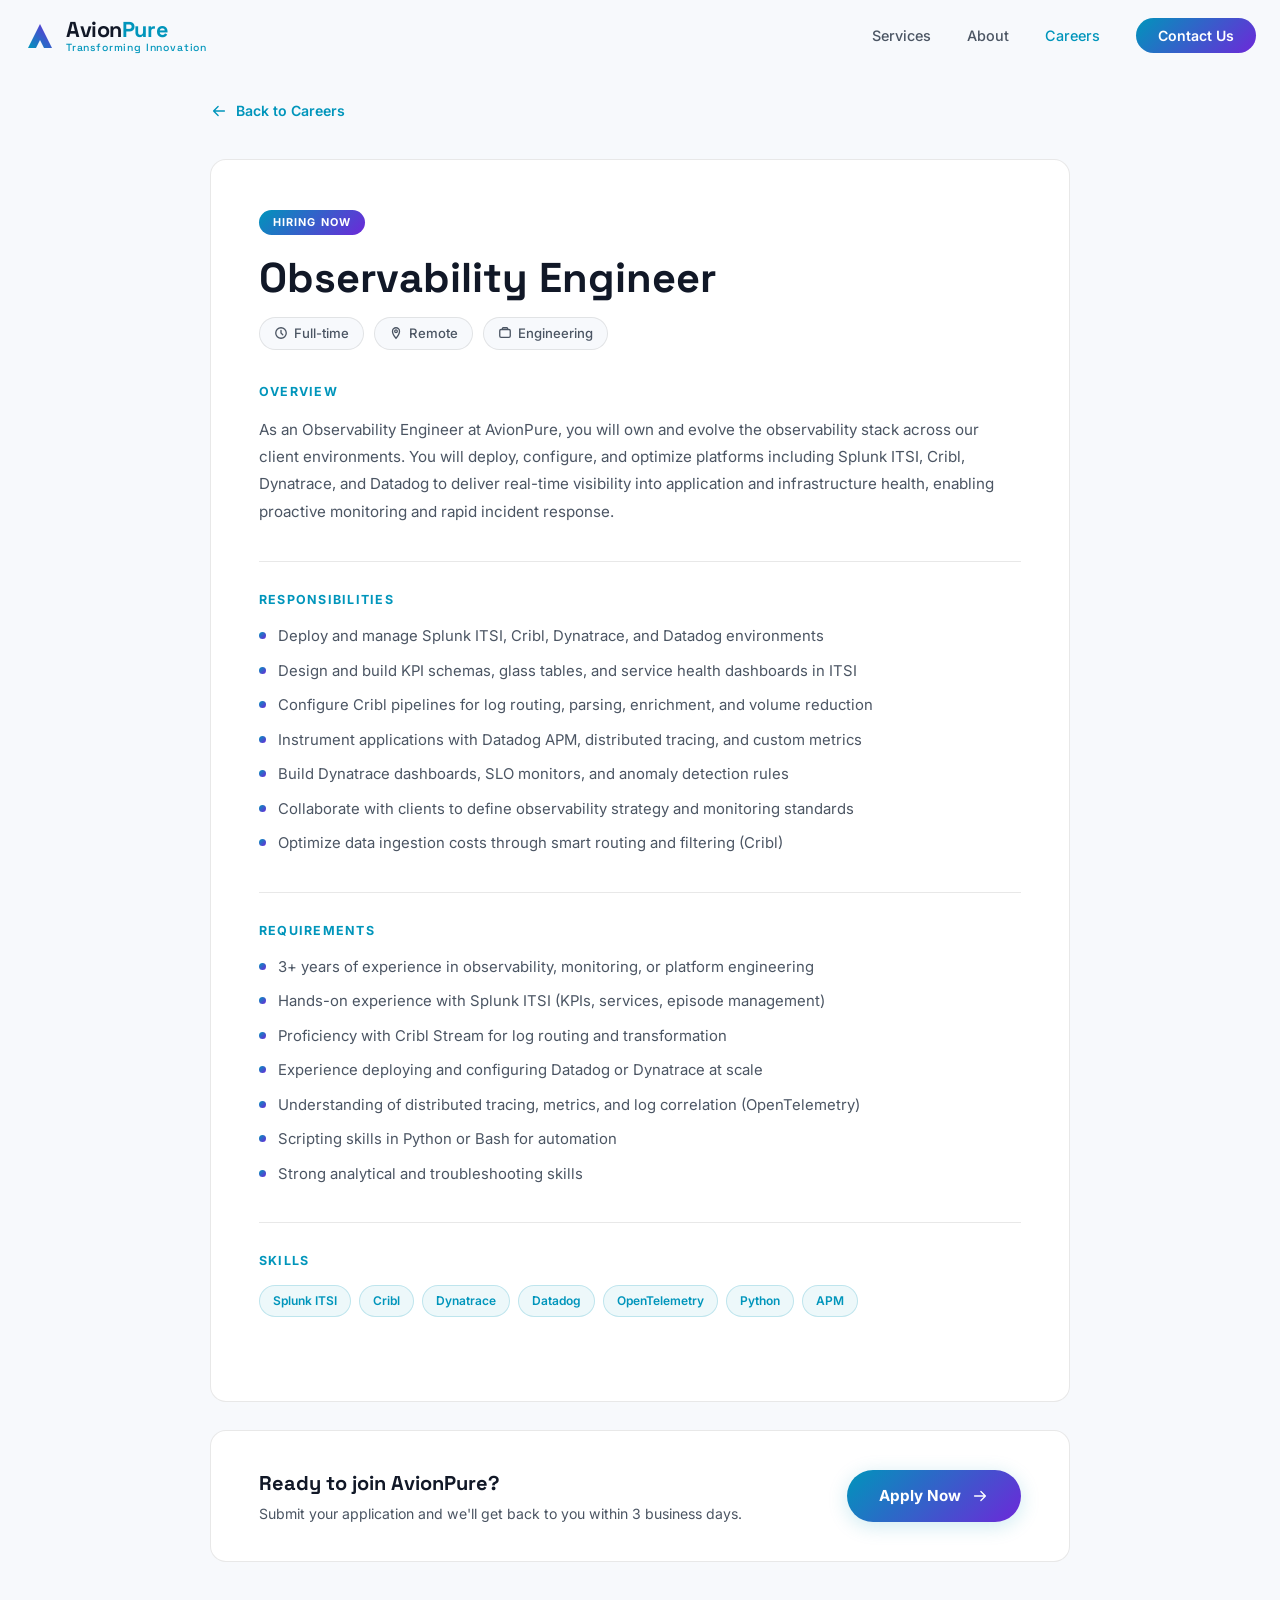
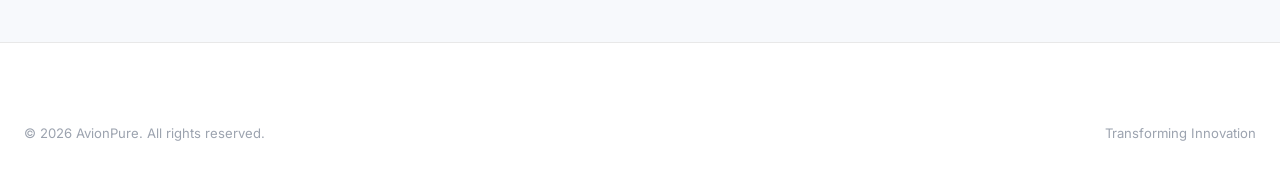
<file: jobs/job-observability-engineer.html>
<!DOCTYPE html>
<html lang="en">
<head>
  <meta charset="UTF-8" />
  <meta name="viewport" content="width=device-width, initial-scale=1.0" />
  <title>Observability Engineer — AvionPure</title>
  <link rel="stylesheet" href="../styles.css" />
  <link rel="preconnect" href="https://fonts.googleapis.com" />
  <link rel="preconnect" href="https://fonts.gstatic.com" crossorigin />
  <link href="https://fonts.googleapis.com/css2?family=Inter:wght@300;400;500;600;700;800;900&family=Space+Grotesk:wght@400;500;600;700&display=swap" rel="stylesheet" />
  <style>
    .job-page { background: var(--bg2); padding: 100px 24px 80px; min-height: 100vh; }
    .job-page-inner { max-width: 860px; margin: 0 auto; }
    .back-link {
      display: inline-flex; align-items: center; gap: 8px;
      font-size: 0.88rem; font-weight: 600; color: var(--cyan);
      margin-bottom: 36px; transition: gap var(--transition);
    }
    .back-link:hover { gap: 12px; }
    .back-link svg { transform: rotate(180deg); }
    .job-hero {
      background: var(--bg); border: 1px solid var(--border);
      border-radius: var(--radius); padding: 48px; margin-bottom: 28px;
    }
    .job-badge-pill {
      display: inline-block; font-size: 0.68rem; font-weight: 700;
      letter-spacing: 0.1em; text-transform: uppercase;
      background: var(--grad); color: white;
      padding: 4px 14px; border-radius: 100px; margin-bottom: 20px;
    }
    .job-hero h1 {
      font-family: 'Space Grotesk', sans-serif;
      font-size: clamp(1.8rem, 3.5vw, 2.6rem);
      font-weight: 800; color: var(--text); margin-bottom: 16px; line-height: 1.1;
    }
    .job-meta-row { display: flex; flex-wrap: wrap; gap: 10px; margin-bottom: 32px; }
    .job-meta-row span {
      display: inline-flex; align-items: center; gap: 6px;
      font-size: 0.82rem; font-weight: 500; color: var(--text2);
      background: var(--bg2); border: 1px solid var(--border);
      padding: 5px 14px; border-radius: 100px;
    }
    .job-section-block { margin-bottom: 36px; }
    .job-section-block h3 {
      font-size: 0.78rem; font-weight: 700; letter-spacing: 0.1em;
      text-transform: uppercase; color: var(--cyan); margin-bottom: 14px;
    }
    .job-section-block p { font-size: 0.95rem; color: var(--text2); line-height: 1.8; }
    .job-section-block ul { list-style: none; display: flex; flex-direction: column; gap: 10px; }
    .job-section-block ul li {
      display: flex; align-items: flex-start; gap: 12px;
      font-size: 0.93rem; color: var(--text2); line-height: 1.65;
    }
    .job-section-block ul li::before {
      content: ''; flex-shrink: 0; width: 7px; height: 7px;
      border-radius: 50%; background: var(--grad); margin-top: 8px;
    }
    .skill-chips { display: flex; flex-wrap: wrap; gap: 8px; }
    .skill-chips span {
      font-size: 0.75rem; font-weight: 600; color: var(--cyan);
      background: rgba(0,149,187,0.07); border: 1px solid rgba(0,149,187,0.2);
      padding: 5px 13px; border-radius: 100px;
    }
    .section-divider { height: 1px; background: var(--border); margin: 28px 0; }
    .apply-cta {
      background: var(--bg); border: 1px solid var(--border);
      border-radius: var(--radius); padding: 36px 48px;
      display: flex; align-items: center; justify-content: space-between;
      gap: 24px; flex-wrap: wrap;
    }
    .apply-cta h3 {
      font-family: 'Space Grotesk', sans-serif;
      font-size: 1.25rem; font-weight: 700; color: var(--text); margin-bottom: 4px;
    }
    .apply-cta p { font-size: 0.88rem; color: var(--text2); }
    .btn-apply-page {
      display: inline-flex; align-items: center; gap: 10px;
      background: var(--grad); color: white; font-weight: 700;
      font-size: 0.95rem; padding: 14px 32px; border-radius: 100px;
      white-space: nowrap; transition: transform var(--transition), box-shadow var(--transition);
      box-shadow: 0 4px 20px rgba(0,149,187,0.2);
    }
    .btn-apply-page:hover { transform: translateY(-2px); box-shadow: 0 8px 28px rgba(0,149,187,0.3); }
  </style>
</head>
<body>

  <!-- ======= NAV ======= -->
  <nav id="navbar" class="scrolled">
    <div class="nav-inner">
      <a href="../index.html" class="logo">
        <span class="logo-icon">
          <svg width="32" height="32" viewBox="0 0 32 32" fill="none">
            <path d="M4 28L16 4L28 28H20L16 20L12 28H4Z" fill="url(#logoGrad)"/>
            <defs>
              <linearGradient id="logoGrad" x1="4" y1="28" x2="28" y2="4" gradientUnits="userSpaceOnUse">
                <stop stop-color="#0095bb"/><stop offset="1" stop-color="#6d28d9"/>
              </linearGradient>
            </defs>
          </svg>
        </span>
        <div class="logo-text-wrap">
          <span class="logo-name">Avion<span class="logo-accent">Pure</span></span>
          <span class="logo-tagline">Transforming Innovation</span>
        </div>
      </a>
      <ul class="nav-links">
        <li><a href="../services.html">Services</a></li>
        <li><a href="../about.html">About</a></li>
        <li><a href="../careers.html" style="color:var(--cyan);">Careers</a></li>
        <li><a href="../index.html#contact" class="btn-nav">Contact Us</a></li>
      </ul>
      <button class="hamburger" id="hamburger" aria-label="Menu">
        <span></span><span></span><span></span>
      </button>
    </div>
    <div class="mobile-menu" id="mobileMenu">
      <a href="../services.html">Services</a>
      <a href="../about.html">About</a>
      <a href="../careers.html">Careers</a>
      <a href="../index.html#contact">Contact Us</a>
    </div>
  </nav>

  <!-- ======= JOB PAGE ======= -->
  <div class="job-page">
    <div class="job-page-inner">
      <a href="../careers.html" class="back-link">
        <svg width="18" height="18" viewBox="0 0 20 20" fill="none">
          <path d="M4 10H16M16 10L11 5M16 10L11 15" stroke="currentColor" stroke-width="1.5" stroke-linecap="round"/>
        </svg>
        Back to Careers
      </a>

      <div class="job-hero">
        <div class="job-badge-pill">Hiring Now</div>
        <h1>Observability Engineer</h1>
        <div class="job-meta-row">
          <span>
            <svg width="14" height="14" viewBox="0 0 16 16" fill="none"><circle cx="8" cy="8" r="6" stroke="currentColor" stroke-width="1.5"/><path d="M8 5v3l2 2" stroke="currentColor" stroke-width="1.5" stroke-linecap="round"/></svg>
            Full-time
          </span>
          <span>
            <svg width="14" height="14" viewBox="0 0 16 16" fill="none"><path d="M8 2C5.79 2 4 3.79 4 6C4 9.5 8 14 8 14C8 14 12 9.5 12 6C12 3.79 10.21 2 8 2Z" stroke="currentColor" stroke-width="1.5"/><circle cx="8" cy="6" r="1.5" stroke="currentColor" stroke-width="1.5"/></svg>
            Remote
          </span>
          <span>
            <svg width="14" height="14" viewBox="0 0 16 16" fill="none"><rect x="2" y="4" width="12" height="9" rx="1.5" stroke="currentColor" stroke-width="1.5"/><path d="M5 4V3C5 2.45 5.45 2 6 2H10C10.55 2 11 2.45 11 3V4" stroke="currentColor" stroke-width="1.5"/></svg>
            Engineering
          </span>
        </div>

        <div class="job-section-block">
          <h3>Overview</h3>
          <p>As an Observability Engineer at AvionPure, you will own and evolve the observability stack across our client environments. You will deploy, configure, and optimize platforms including Splunk ITSI, Cribl, Dynatrace, and Datadog to deliver real-time visibility into application and infrastructure health, enabling proactive monitoring and rapid incident response.</p>
        </div>

        <div class="section-divider"></div>

        <div class="job-section-block">
          <h3>Responsibilities</h3>
          <ul>
            <li>Deploy and manage Splunk ITSI, Cribl, Dynatrace, and Datadog environments</li>
            <li>Design and build KPI schemas, glass tables, and service health dashboards in ITSI</li>
            <li>Configure Cribl pipelines for log routing, parsing, enrichment, and volume reduction</li>
            <li>Instrument applications with Datadog APM, distributed tracing, and custom metrics</li>
            <li>Build Dynatrace dashboards, SLO monitors, and anomaly detection rules</li>
            <li>Collaborate with clients to define observability strategy and monitoring standards</li>
            <li>Optimize data ingestion costs through smart routing and filtering (Cribl)</li>
          </ul>
        </div>

        <div class="section-divider"></div>

        <div class="job-section-block">
          <h3>Requirements</h3>
          <ul>
            <li>3+ years of experience in observability, monitoring, or platform engineering</li>
            <li>Hands-on experience with Splunk ITSI (KPIs, services, episode management)</li>
            <li>Proficiency with Cribl Stream for log routing and transformation</li>
            <li>Experience deploying and configuring Datadog or Dynatrace at scale</li>
            <li>Understanding of distributed tracing, metrics, and log correlation (OpenTelemetry)</li>
            <li>Scripting skills in Python or Bash for automation</li>
            <li>Strong analytical and troubleshooting skills</li>
          </ul>
        </div>

        <div class="section-divider"></div>

        <div class="job-section-block">
          <h3>Skills</h3>
          <div class="skill-chips">
            <span>Splunk ITSI</span><span>Cribl</span><span>Dynatrace</span>
            <span>Datadog</span><span>OpenTelemetry</span><span>Python</span><span>APM</span>
          </div>
        </div>
      </div>

      <div class="apply-cta">
        <div>
          <h3>Ready to join AvionPure?</h3>
          <p>Submit your application and we'll get back to you within 3 business days.</p>
        </div>
        <a href="../apply.html?job=observability-engineer" class="btn-apply-page">
          Apply Now
          <svg width="18" height="18" viewBox="0 0 20 20" fill="none">
            <path d="M4 10H16M16 10L11 5M16 10L11 15" stroke="white" stroke-width="1.5" stroke-linecap="round"/>
          </svg>
        </a>
      </div>
    </div>
  </div>

  <!-- ======= FOOTER ======= -->
  <footer>
    <div class="container">
      <div class="footer-bottom" style="border-top:none; padding-top:0;">
        <span>&copy; 2026 AvionPure. All rights reserved.</span>
        <span>Transforming Innovation</span>
      </div>
    </div>
  </footer>

  <script src="../script.js"></script>
</body>
</html>
</file>
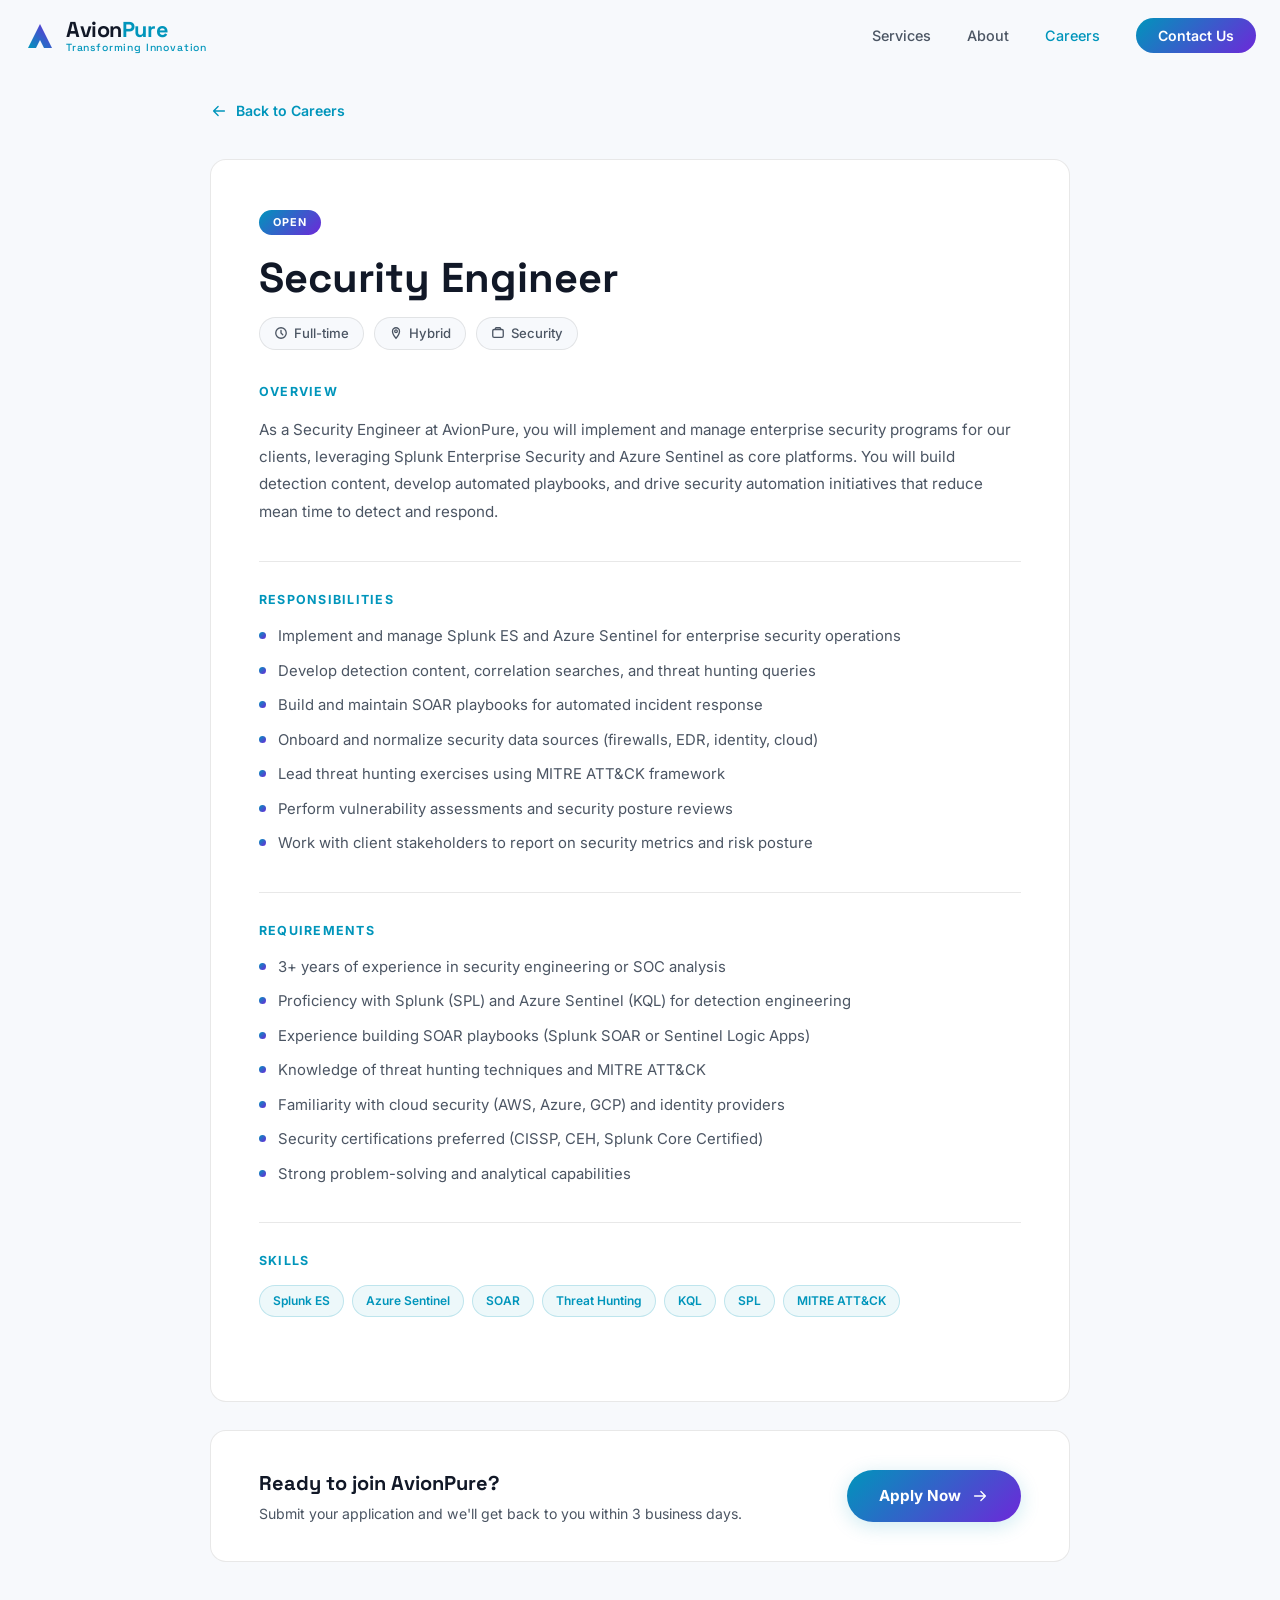
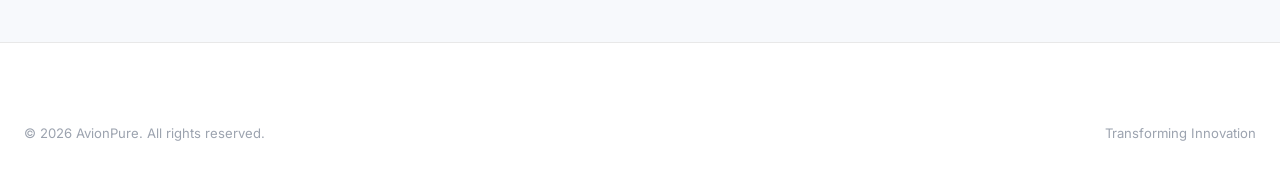
<file: jobs/job-security-engineer.html>
<!DOCTYPE html>
<html lang="en">
<head>
  <meta charset="UTF-8" />
  <meta name="viewport" content="width=device-width, initial-scale=1.0" />
  <title>Security Engineer — AvionPure</title>
  <link rel="stylesheet" href="../styles.css" />
  <link rel="preconnect" href="https://fonts.googleapis.com" />
  <link rel="preconnect" href="https://fonts.gstatic.com" crossorigin />
  <link href="https://fonts.googleapis.com/css2?family=Inter:wght@300;400;500;600;700;800;900&family=Space+Grotesk:wght@400;500;600;700&display=swap" rel="stylesheet" />
  <style>
    .job-page { background: var(--bg2); padding: 100px 24px 80px; min-height: 100vh; }
    .job-page-inner { max-width: 860px; margin: 0 auto; }
    .back-link {
      display: inline-flex; align-items: center; gap: 8px;
      font-size: 0.88rem; font-weight: 600; color: var(--cyan);
      margin-bottom: 36px; transition: gap var(--transition);
    }
    .back-link:hover { gap: 12px; }
    .back-link svg { transform: rotate(180deg); }
    .job-hero {
      background: var(--bg); border: 1px solid var(--border);
      border-radius: var(--radius); padding: 48px; margin-bottom: 28px;
    }
    .job-badge-pill {
      display: inline-block; font-size: 0.68rem; font-weight: 700;
      letter-spacing: 0.1em; text-transform: uppercase;
      background: var(--grad); color: white;
      padding: 4px 14px; border-radius: 100px; margin-bottom: 20px;
    }
    .job-hero h1 {
      font-family: 'Space Grotesk', sans-serif;
      font-size: clamp(1.8rem, 3.5vw, 2.6rem);
      font-weight: 800; color: var(--text); margin-bottom: 16px; line-height: 1.1;
    }
    .job-meta-row { display: flex; flex-wrap: wrap; gap: 10px; margin-bottom: 32px; }
    .job-meta-row span {
      display: inline-flex; align-items: center; gap: 6px;
      font-size: 0.82rem; font-weight: 500; color: var(--text2);
      background: var(--bg2); border: 1px solid var(--border);
      padding: 5px 14px; border-radius: 100px;
    }
    .job-section-block { margin-bottom: 36px; }
    .job-section-block h3 {
      font-size: 0.78rem; font-weight: 700; letter-spacing: 0.1em;
      text-transform: uppercase; color: var(--cyan); margin-bottom: 14px;
    }
    .job-section-block p { font-size: 0.95rem; color: var(--text2); line-height: 1.8; }
    .job-section-block ul { list-style: none; display: flex; flex-direction: column; gap: 10px; }
    .job-section-block ul li {
      display: flex; align-items: flex-start; gap: 12px;
      font-size: 0.93rem; color: var(--text2); line-height: 1.65;
    }
    .job-section-block ul li::before {
      content: ''; flex-shrink: 0; width: 7px; height: 7px;
      border-radius: 50%; background: var(--grad); margin-top: 8px;
    }
    .skill-chips { display: flex; flex-wrap: wrap; gap: 8px; }
    .skill-chips span {
      font-size: 0.75rem; font-weight: 600; color: var(--cyan);
      background: rgba(0,149,187,0.07); border: 1px solid rgba(0,149,187,0.2);
      padding: 5px 13px; border-radius: 100px;
    }
    .section-divider { height: 1px; background: var(--border); margin: 28px 0; }
    .apply-cta {
      background: var(--bg); border: 1px solid var(--border);
      border-radius: var(--radius); padding: 36px 48px;
      display: flex; align-items: center; justify-content: space-between;
      gap: 24px; flex-wrap: wrap;
    }
    .apply-cta h3 {
      font-family: 'Space Grotesk', sans-serif;
      font-size: 1.25rem; font-weight: 700; color: var(--text); margin-bottom: 4px;
    }
    .apply-cta p { font-size: 0.88rem; color: var(--text2); }
    .btn-apply-page {
      display: inline-flex; align-items: center; gap: 10px;
      background: var(--grad); color: white; font-weight: 700;
      font-size: 0.95rem; padding: 14px 32px; border-radius: 100px;
      white-space: nowrap; transition: transform var(--transition), box-shadow var(--transition);
      box-shadow: 0 4px 20px rgba(0,149,187,0.2);
    }
    .btn-apply-page:hover { transform: translateY(-2px); box-shadow: 0 8px 28px rgba(0,149,187,0.3); }
  </style>
</head>
<body>

  <!-- ======= NAV ======= -->
  <nav id="navbar" class="scrolled">
    <div class="nav-inner">
      <a href="../index.html" class="logo">
        <span class="logo-icon">
          <svg width="32" height="32" viewBox="0 0 32 32" fill="none">
            <path d="M4 28L16 4L28 28H20L16 20L12 28H4Z" fill="url(#logoGrad)"/>
            <defs>
              <linearGradient id="logoGrad" x1="4" y1="28" x2="28" y2="4" gradientUnits="userSpaceOnUse">
                <stop stop-color="#0095bb"/><stop offset="1" stop-color="#6d28d9"/>
              </linearGradient>
            </defs>
          </svg>
        </span>
        <div class="logo-text-wrap">
          <span class="logo-name">Avion<span class="logo-accent">Pure</span></span>
          <span class="logo-tagline">Transforming Innovation</span>
        </div>
      </a>
      <ul class="nav-links">
        <li><a href="../services.html">Services</a></li>
        <li><a href="../about.html">About</a></li>
        <li><a href="../careers.html" style="color:var(--cyan);">Careers</a></li>
        <li><a href="../index.html#contact" class="btn-nav">Contact Us</a></li>
      </ul>
      <button class="hamburger" id="hamburger" aria-label="Menu">
        <span></span><span></span><span></span>
      </button>
    </div>
    <div class="mobile-menu" id="mobileMenu">
      <a href="../services.html">Services</a>
      <a href="../about.html">About</a>
      <a href="../careers.html">Careers</a>
      <a href="../index.html#contact">Contact Us</a>
    </div>
  </nav>

  <!-- ======= JOB PAGE ======= -->
  <div class="job-page">
    <div class="job-page-inner">
      <a href="../careers.html" class="back-link">
        <svg width="18" height="18" viewBox="0 0 20 20" fill="none">
          <path d="M4 10H16M16 10L11 5M16 10L11 15" stroke="currentColor" stroke-width="1.5" stroke-linecap="round"/>
        </svg>
        Back to Careers
      </a>

      <div class="job-hero">
        <div class="job-badge-pill">Open</div>
        <h1>Security Engineer</h1>
        <div class="job-meta-row">
          <span>
            <svg width="14" height="14" viewBox="0 0 16 16" fill="none"><circle cx="8" cy="8" r="6" stroke="currentColor" stroke-width="1.5"/><path d="M8 5v3l2 2" stroke="currentColor" stroke-width="1.5" stroke-linecap="round"/></svg>
            Full-time
          </span>
          <span>
            <svg width="14" height="14" viewBox="0 0 16 16" fill="none"><path d="M8 2C5.79 2 4 3.79 4 6C4 9.5 8 14 8 14C8 14 12 9.5 12 6C12 3.79 10.21 2 8 2Z" stroke="currentColor" stroke-width="1.5"/><circle cx="8" cy="6" r="1.5" stroke="currentColor" stroke-width="1.5"/></svg>
            Hybrid
          </span>
          <span>
            <svg width="14" height="14" viewBox="0 0 16 16" fill="none"><rect x="2" y="4" width="12" height="9" rx="1.5" stroke="currentColor" stroke-width="1.5"/><path d="M5 4V3C5 2.45 5.45 2 6 2H10C10.55 2 11 2.45 11 3V4" stroke="currentColor" stroke-width="1.5"/></svg>
            Security
          </span>
        </div>

        <div class="job-section-block">
          <h3>Overview</h3>
          <p>As a Security Engineer at AvionPure, you will implement and manage enterprise security programs for our clients, leveraging Splunk Enterprise Security and Azure Sentinel as core platforms. You will build detection content, develop automated playbooks, and drive security automation initiatives that reduce mean time to detect and respond.</p>
        </div>

        <div class="section-divider"></div>

        <div class="job-section-block">
          <h3>Responsibilities</h3>
          <ul>
            <li>Implement and manage Splunk ES and Azure Sentinel for enterprise security operations</li>
            <li>Develop detection content, correlation searches, and threat hunting queries</li>
            <li>Build and maintain SOAR playbooks for automated incident response</li>
            <li>Onboard and normalize security data sources (firewalls, EDR, identity, cloud)</li>
            <li>Lead threat hunting exercises using MITRE ATT&amp;CK framework</li>
            <li>Perform vulnerability assessments and security posture reviews</li>
            <li>Work with client stakeholders to report on security metrics and risk posture</li>
          </ul>
        </div>

        <div class="section-divider"></div>

        <div class="job-section-block">
          <h3>Requirements</h3>
          <ul>
            <li>3+ years of experience in security engineering or SOC analysis</li>
            <li>Proficiency with Splunk (SPL) and Azure Sentinel (KQL) for detection engineering</li>
            <li>Experience building SOAR playbooks (Splunk SOAR or Sentinel Logic Apps)</li>
            <li>Knowledge of threat hunting techniques and MITRE ATT&amp;CK</li>
            <li>Familiarity with cloud security (AWS, Azure, GCP) and identity providers</li>
            <li>Security certifications preferred (CISSP, CEH, Splunk Core Certified)</li>
            <li>Strong problem-solving and analytical capabilities</li>
          </ul>
        </div>

        <div class="section-divider"></div>

        <div class="job-section-block">
          <h3>Skills</h3>
          <div class="skill-chips">
            <span>Splunk ES</span><span>Azure Sentinel</span><span>SOAR</span>
            <span>Threat Hunting</span><span>KQL</span><span>SPL</span><span>MITRE ATT&amp;CK</span>
          </div>
        </div>
      </div>

      <div class="apply-cta">
        <div>
          <h3>Ready to join AvionPure?</h3>
          <p>Submit your application and we'll get back to you within 3 business days.</p>
        </div>
        <a href="../apply.html?job=security-engineer" class="btn-apply-page">
          Apply Now
          <svg width="18" height="18" viewBox="0 0 20 20" fill="none">
            <path d="M4 10H16M16 10L11 5M16 10L11 15" stroke="white" stroke-width="1.5" stroke-linecap="round"/>
          </svg>
        </a>
      </div>
    </div>
  </div>

  <!-- ======= FOOTER ======= -->
  <footer>
    <div class="container">
      <div class="footer-bottom" style="border-top:none; padding-top:0;">
        <span>&copy; 2026 AvionPure. All rights reserved.</span>
        <span>Transforming Innovation</span>
      </div>
    </div>
  </footer>

  <script src="../script.js"></script>
</body>
</html>
</file>
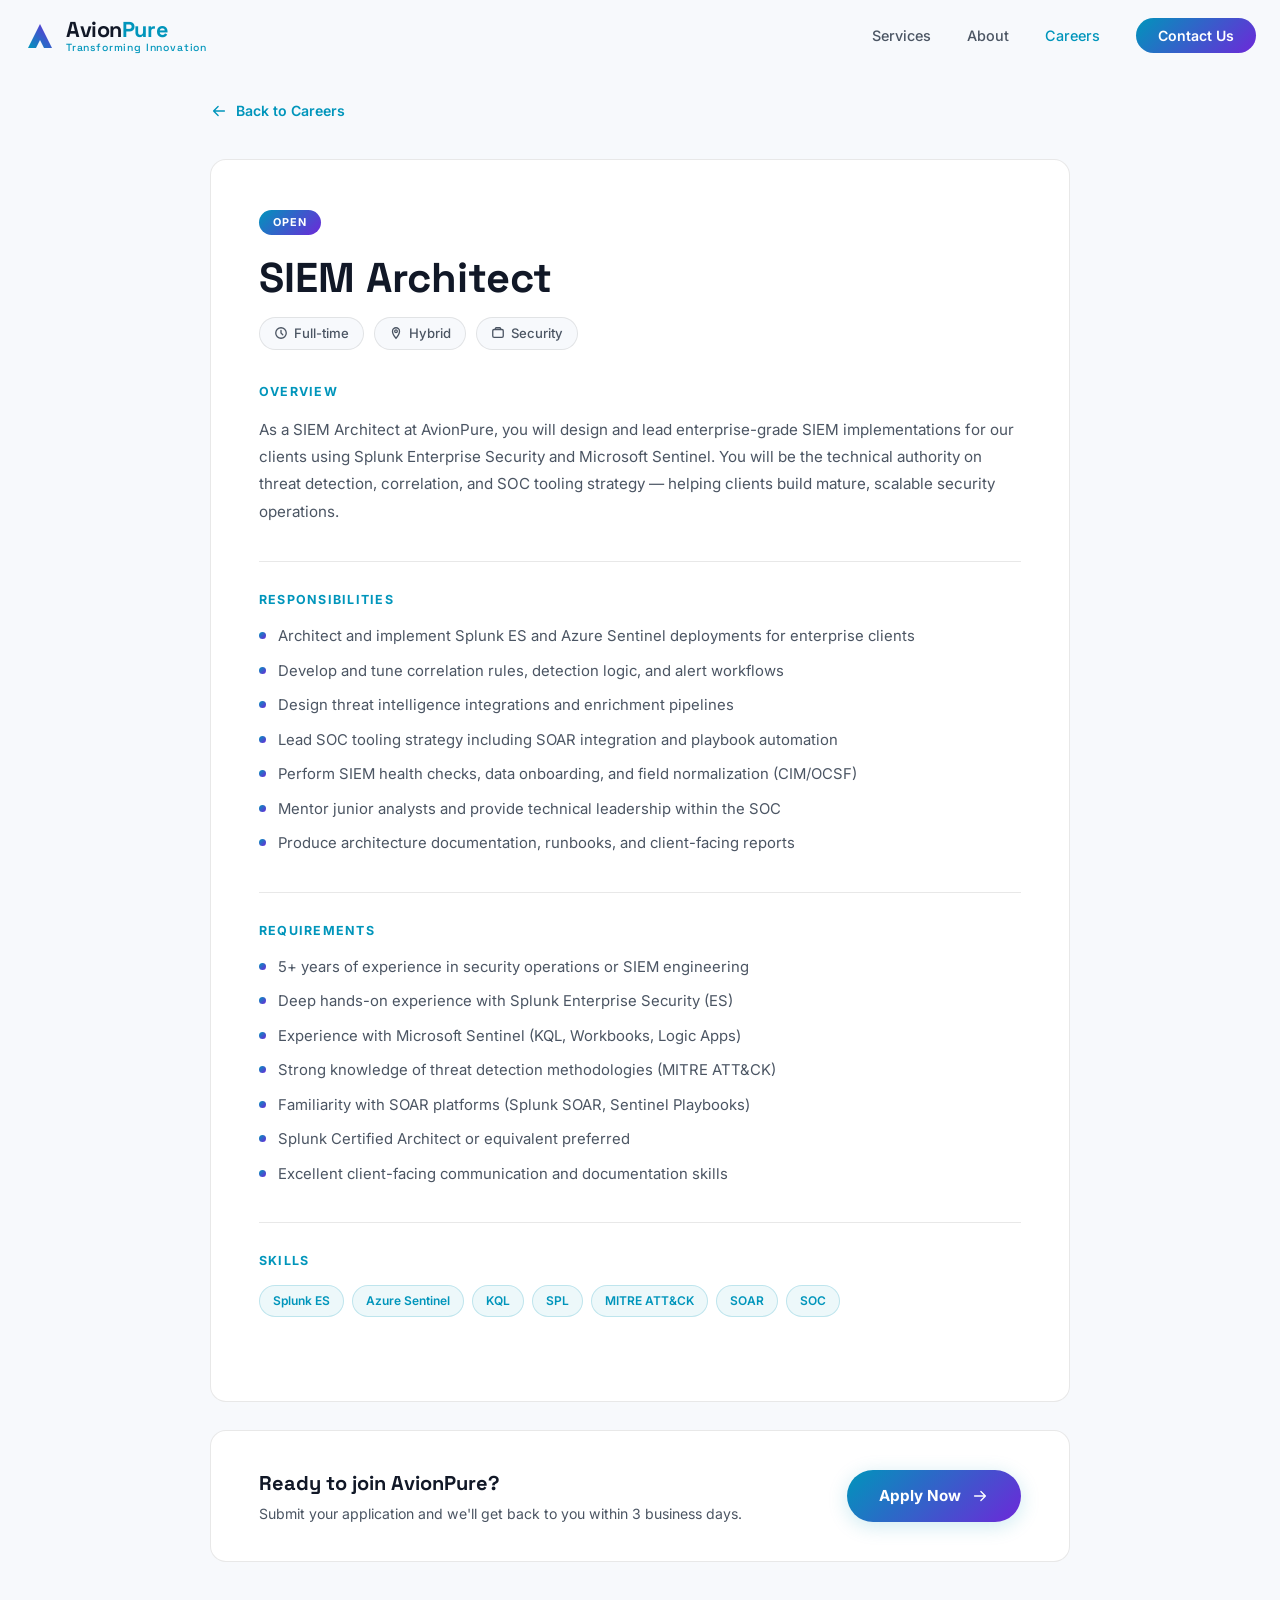
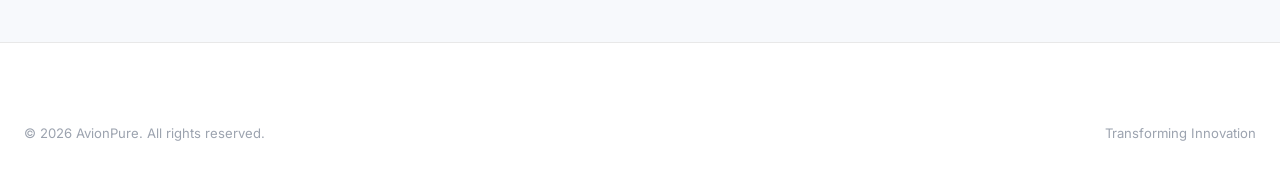
<file: jobs/job-siem-architect.html>
<!DOCTYPE html>
<html lang="en">
<head>
  <meta charset="UTF-8" />
  <meta name="viewport" content="width=device-width, initial-scale=1.0" />
  <title>SIEM Architect — AvionPure</title>
  <link rel="stylesheet" href="../styles.css" />
  <link rel="preconnect" href="https://fonts.googleapis.com" />
  <link rel="preconnect" href="https://fonts.gstatic.com" crossorigin />
  <link href="https://fonts.googleapis.com/css2?family=Inter:wght@300;400;500;600;700;800;900&family=Space+Grotesk:wght@400;500;600;700&display=swap" rel="stylesheet" />
  <style>
    .job-page { background: var(--bg2); padding: 100px 24px 80px; min-height: 100vh; }
    .job-page-inner { max-width: 860px; margin: 0 auto; }
    .back-link {
      display: inline-flex; align-items: center; gap: 8px;
      font-size: 0.88rem; font-weight: 600; color: var(--cyan);
      margin-bottom: 36px; transition: gap var(--transition);
    }
    .back-link:hover { gap: 12px; }
    .back-link svg { transform: rotate(180deg); }
    .job-hero {
      background: var(--bg); border: 1px solid var(--border);
      border-radius: var(--radius); padding: 48px; margin-bottom: 28px;
    }
    .job-badge-pill {
      display: inline-block; font-size: 0.68rem; font-weight: 700;
      letter-spacing: 0.1em; text-transform: uppercase;
      background: var(--grad); color: white;
      padding: 4px 14px; border-radius: 100px; margin-bottom: 20px;
    }
    .job-hero h1 {
      font-family: 'Space Grotesk', sans-serif;
      font-size: clamp(1.8rem, 3.5vw, 2.6rem);
      font-weight: 800; color: var(--text); margin-bottom: 16px; line-height: 1.1;
    }
    .job-meta-row { display: flex; flex-wrap: wrap; gap: 10px; margin-bottom: 32px; }
    .job-meta-row span {
      display: inline-flex; align-items: center; gap: 6px;
      font-size: 0.82rem; font-weight: 500; color: var(--text2);
      background: var(--bg2); border: 1px solid var(--border);
      padding: 5px 14px; border-radius: 100px;
    }
    .job-section-block { margin-bottom: 36px; }
    .job-section-block h3 {
      font-size: 0.78rem; font-weight: 700; letter-spacing: 0.1em;
      text-transform: uppercase; color: var(--cyan); margin-bottom: 14px;
    }
    .job-section-block p { font-size: 0.95rem; color: var(--text2); line-height: 1.8; }
    .job-section-block ul { list-style: none; display: flex; flex-direction: column; gap: 10px; }
    .job-section-block ul li {
      display: flex; align-items: flex-start; gap: 12px;
      font-size: 0.93rem; color: var(--text2); line-height: 1.65;
    }
    .job-section-block ul li::before {
      content: ''; flex-shrink: 0; width: 7px; height: 7px;
      border-radius: 50%; background: var(--grad); margin-top: 8px;
    }
    .skill-chips { display: flex; flex-wrap: wrap; gap: 8px; }
    .skill-chips span {
      font-size: 0.75rem; font-weight: 600; color: var(--cyan);
      background: rgba(0,149,187,0.07); border: 1px solid rgba(0,149,187,0.2);
      padding: 5px 13px; border-radius: 100px;
    }
    .section-divider { height: 1px; background: var(--border); margin: 28px 0; }
    .apply-cta {
      background: var(--bg); border: 1px solid var(--border);
      border-radius: var(--radius); padding: 36px 48px;
      display: flex; align-items: center; justify-content: space-between;
      gap: 24px; flex-wrap: wrap;
    }
    .apply-cta h3 {
      font-family: 'Space Grotesk', sans-serif;
      font-size: 1.25rem; font-weight: 700; color: var(--text); margin-bottom: 4px;
    }
    .apply-cta p { font-size: 0.88rem; color: var(--text2); }
    .btn-apply-page {
      display: inline-flex; align-items: center; gap: 10px;
      background: var(--grad); color: white; font-weight: 700;
      font-size: 0.95rem; padding: 14px 32px; border-radius: 100px;
      white-space: nowrap; transition: transform var(--transition), box-shadow var(--transition);
      box-shadow: 0 4px 20px rgba(0,149,187,0.2);
    }
    .btn-apply-page:hover { transform: translateY(-2px); box-shadow: 0 8px 28px rgba(0,149,187,0.3); }
  </style>
</head>
<body>

  <!-- ======= NAV ======= -->
  <nav id="navbar" class="scrolled">
    <div class="nav-inner">
      <a href="../index.html" class="logo">
        <span class="logo-icon">
          <svg width="32" height="32" viewBox="0 0 32 32" fill="none">
            <path d="M4 28L16 4L28 28H20L16 20L12 28H4Z" fill="url(#logoGrad)"/>
            <defs>
              <linearGradient id="logoGrad" x1="4" y1="28" x2="28" y2="4" gradientUnits="userSpaceOnUse">
                <stop stop-color="#0095bb"/><stop offset="1" stop-color="#6d28d9"/>
              </linearGradient>
            </defs>
          </svg>
        </span>
        <div class="logo-text-wrap">
          <span class="logo-name">Avion<span class="logo-accent">Pure</span></span>
          <span class="logo-tagline">Transforming Innovation</span>
        </div>
      </a>
      <ul class="nav-links">
        <li><a href="../services.html">Services</a></li>
        <li><a href="../about.html">About</a></li>
        <li><a href="../careers.html" style="color:var(--cyan);">Careers</a></li>
        <li><a href="../index.html#contact" class="btn-nav">Contact Us</a></li>
      </ul>
      <button class="hamburger" id="hamburger" aria-label="Menu">
        <span></span><span></span><span></span>
      </button>
    </div>
    <div class="mobile-menu" id="mobileMenu">
      <a href="../services.html">Services</a>
      <a href="../about.html">About</a>
      <a href="../careers.html">Careers</a>
      <a href="../index.html#contact">Contact Us</a>
    </div>
  </nav>

  <!-- ======= JOB PAGE ======= -->
  <div class="job-page">
    <div class="job-page-inner">
      <a href="../careers.html" class="back-link">
        <svg width="18" height="18" viewBox="0 0 20 20" fill="none">
          <path d="M4 10H16M16 10L11 5M16 10L11 15" stroke="currentColor" stroke-width="1.5" stroke-linecap="round"/>
        </svg>
        Back to Careers
      </a>

      <div class="job-hero">
        <div class="job-badge-pill">Open</div>
        <h1>SIEM Architect</h1>
        <div class="job-meta-row">
          <span>
            <svg width="14" height="14" viewBox="0 0 16 16" fill="none"><circle cx="8" cy="8" r="6" stroke="currentColor" stroke-width="1.5"/><path d="M8 5v3l2 2" stroke="currentColor" stroke-width="1.5" stroke-linecap="round"/></svg>
            Full-time
          </span>
          <span>
            <svg width="14" height="14" viewBox="0 0 16 16" fill="none"><path d="M8 2C5.79 2 4 3.79 4 6C4 9.5 8 14 8 14C8 14 12 9.5 12 6C12 3.79 10.21 2 8 2Z" stroke="currentColor" stroke-width="1.5"/><circle cx="8" cy="6" r="1.5" stroke="currentColor" stroke-width="1.5"/></svg>
            Hybrid
          </span>
          <span>
            <svg width="14" height="14" viewBox="0 0 16 16" fill="none"><rect x="2" y="4" width="12" height="9" rx="1.5" stroke="currentColor" stroke-width="1.5"/><path d="M5 4V3C5 2.45 5.45 2 6 2H10C10.55 2 11 2.45 11 3V4" stroke="currentColor" stroke-width="1.5"/></svg>
            Security
          </span>
        </div>

        <div class="job-section-block">
          <h3>Overview</h3>
          <p>As a SIEM Architect at AvionPure, you will design and lead enterprise-grade SIEM implementations for our clients using Splunk Enterprise Security and Microsoft Sentinel. You will be the technical authority on threat detection, correlation, and SOC tooling strategy — helping clients build mature, scalable security operations.</p>
        </div>

        <div class="section-divider"></div>

        <div class="job-section-block">
          <h3>Responsibilities</h3>
          <ul>
            <li>Architect and implement Splunk ES and Azure Sentinel deployments for enterprise clients</li>
            <li>Develop and tune correlation rules, detection logic, and alert workflows</li>
            <li>Design threat intelligence integrations and enrichment pipelines</li>
            <li>Lead SOC tooling strategy including SOAR integration and playbook automation</li>
            <li>Perform SIEM health checks, data onboarding, and field normalization (CIM/OCSF)</li>
            <li>Mentor junior analysts and provide technical leadership within the SOC</li>
            <li>Produce architecture documentation, runbooks, and client-facing reports</li>
          </ul>
        </div>

        <div class="section-divider"></div>

        <div class="job-section-block">
          <h3>Requirements</h3>
          <ul>
            <li>5+ years of experience in security operations or SIEM engineering</li>
            <li>Deep hands-on experience with Splunk Enterprise Security (ES)</li>
            <li>Experience with Microsoft Sentinel (KQL, Workbooks, Logic Apps)</li>
            <li>Strong knowledge of threat detection methodologies (MITRE ATT&amp;CK)</li>
            <li>Familiarity with SOAR platforms (Splunk SOAR, Sentinel Playbooks)</li>
            <li>Splunk Certified Architect or equivalent preferred</li>
            <li>Excellent client-facing communication and documentation skills</li>
          </ul>
        </div>

        <div class="section-divider"></div>

        <div class="job-section-block">
          <h3>Skills</h3>
          <div class="skill-chips">
            <span>Splunk ES</span><span>Azure Sentinel</span><span>KQL</span>
            <span>SPL</span><span>MITRE ATT&amp;CK</span><span>SOAR</span><span>SOC</span>
          </div>
        </div>
      </div>

      <div class="apply-cta">
        <div>
          <h3>Ready to join AvionPure?</h3>
          <p>Submit your application and we'll get back to you within 3 business days.</p>
        </div>
        <a href="../apply.html?job=siem-architect" class="btn-apply-page">
          Apply Now
          <svg width="18" height="18" viewBox="0 0 20 20" fill="none">
            <path d="M4 10H16M16 10L11 5M16 10L11 15" stroke="white" stroke-width="1.5" stroke-linecap="round"/>
          </svg>
        </a>
      </div>
    </div>
  </div>

  <!-- ======= FOOTER ======= -->
  <footer>
    <div class="container">
      <div class="footer-bottom" style="border-top:none; padding-top:0;">
        <span>&copy; 2026 AvionPure. All rights reserved.</span>
        <span>Transforming Innovation</span>
      </div>
    </div>
  </footer>

  <script src="../script.js"></script>
</body>
</html>
</file>
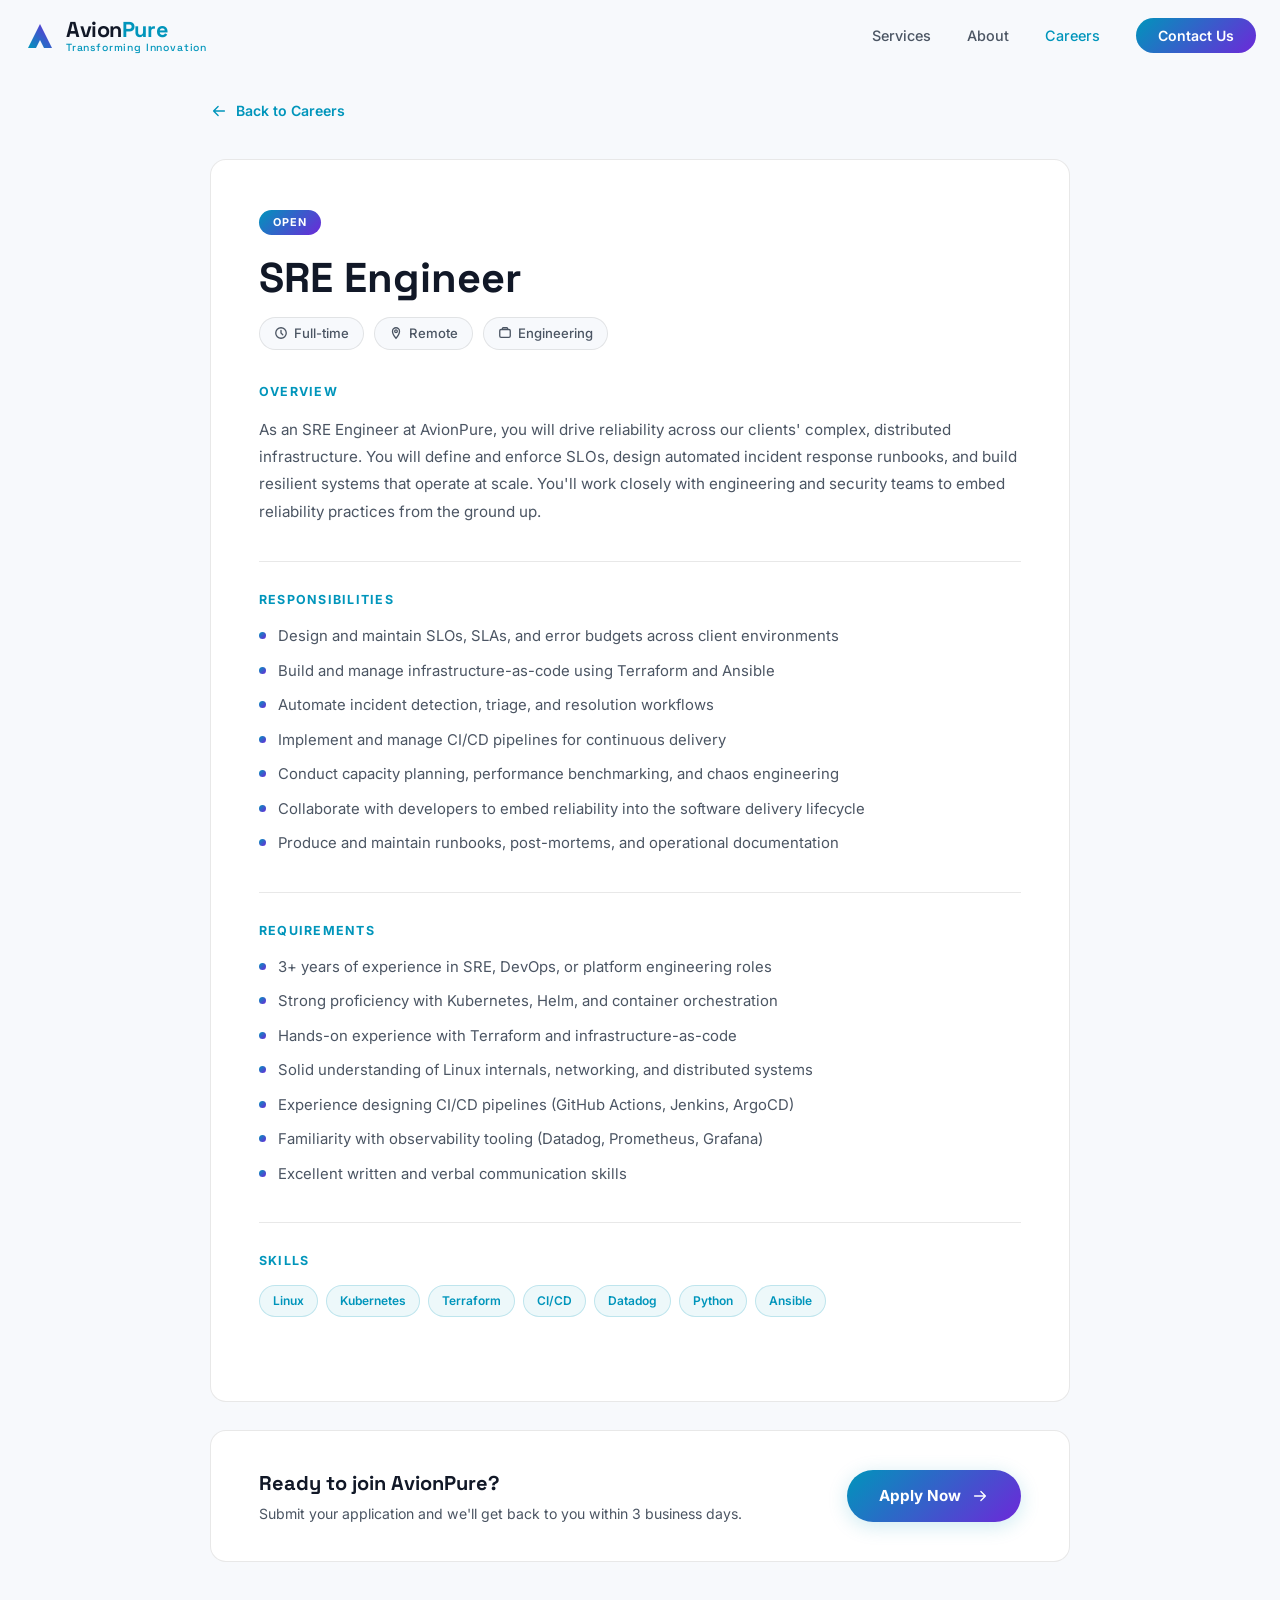
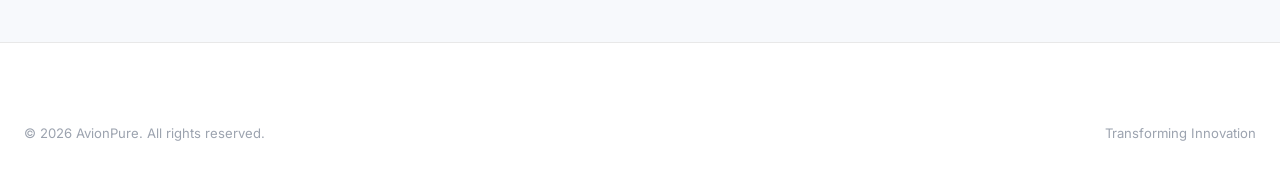
<file: jobs/job-sre-engineer.html>
<!DOCTYPE html>
<html lang="en">
<head>
  <meta charset="UTF-8" />
  <meta name="viewport" content="width=device-width, initial-scale=1.0" />
  <title>SRE Engineer — AvionPure</title>
  <link rel="stylesheet" href="../styles.css" />
  <link rel="preconnect" href="https://fonts.googleapis.com" />
  <link rel="preconnect" href="https://fonts.gstatic.com" crossorigin />
  <link href="https://fonts.googleapis.com/css2?family=Inter:wght@300;400;500;600;700;800;900&family=Space+Grotesk:wght@400;500;600;700&display=swap" rel="stylesheet" />
  <style>
    .job-page { background: var(--bg2); padding: 100px 24px 80px; min-height: 100vh; }
    .job-page-inner { max-width: 860px; margin: 0 auto; }
    .back-link {
      display: inline-flex; align-items: center; gap: 8px;
      font-size: 0.88rem; font-weight: 600; color: var(--cyan);
      margin-bottom: 36px; transition: gap var(--transition);
    }
    .back-link:hover { gap: 12px; }
    .back-link svg { transform: rotate(180deg); }
    .job-hero {
      background: var(--bg); border: 1px solid var(--border);
      border-radius: var(--radius); padding: 48px;
      margin-bottom: 28px;
    }
    .job-badge-pill {
      display: inline-block; font-size: 0.68rem; font-weight: 700;
      letter-spacing: 0.1em; text-transform: uppercase;
      background: var(--grad); color: white;
      padding: 4px 14px; border-radius: 100px; margin-bottom: 20px;
    }
    .job-hero h1 {
      font-family: 'Space Grotesk', sans-serif;
      font-size: clamp(1.8rem, 3.5vw, 2.6rem);
      font-weight: 800; color: var(--text); margin-bottom: 16px; line-height: 1.1;
    }
    .job-meta-row {
      display: flex; flex-wrap: wrap; gap: 10px; margin-bottom: 32px;
    }
    .job-meta-row span {
      display: inline-flex; align-items: center; gap: 6px;
      font-size: 0.82rem; font-weight: 500; color: var(--text2);
      background: var(--bg2); border: 1px solid var(--border);
      padding: 5px 14px; border-radius: 100px;
    }
    .job-section-block { margin-bottom: 36px; }
    .job-section-block h3 {
      font-size: 0.78rem; font-weight: 700; letter-spacing: 0.1em;
      text-transform: uppercase; color: var(--cyan); margin-bottom: 14px;
    }
    .job-section-block p { font-size: 0.95rem; color: var(--text2); line-height: 1.8; }
    .job-section-block ul { list-style: none; display: flex; flex-direction: column; gap: 10px; }
    .job-section-block ul li {
      display: flex; align-items: flex-start; gap: 12px;
      font-size: 0.93rem; color: var(--text2); line-height: 1.65;
    }
    .job-section-block ul li::before {
      content: ''; flex-shrink: 0; width: 7px; height: 7px;
      border-radius: 50%; background: var(--grad); margin-top: 8px;
    }
    .skill-chips { display: flex; flex-wrap: wrap; gap: 8px; }
    .skill-chips span {
      font-size: 0.75rem; font-weight: 600; color: var(--cyan);
      background: rgba(0,149,187,0.07); border: 1px solid rgba(0,149,187,0.2);
      padding: 5px 13px; border-radius: 100px;
    }
    .section-divider { height: 1px; background: var(--border); margin: 28px 0; }
    .apply-cta {
      background: var(--bg); border: 1px solid var(--border);
      border-radius: var(--radius); padding: 36px 48px;
      display: flex; align-items: center; justify-content: space-between;
      gap: 24px; flex-wrap: wrap;
    }
    .apply-cta h3 {
      font-family: 'Space Grotesk', sans-serif;
      font-size: 1.25rem; font-weight: 700; color: var(--text); margin-bottom: 4px;
    }
    .apply-cta p { font-size: 0.88rem; color: var(--text2); }
    .btn-apply-page {
      display: inline-flex; align-items: center; gap: 10px;
      background: var(--grad); color: white; font-weight: 700;
      font-size: 0.95rem; padding: 14px 32px; border-radius: 100px;
      white-space: nowrap; transition: transform var(--transition), box-shadow var(--transition);
      box-shadow: 0 4px 20px rgba(0,149,187,0.2);
    }
    .btn-apply-page:hover { transform: translateY(-2px); box-shadow: 0 8px 28px rgba(0,149,187,0.3); }
  </style>
</head>
<body>

  <!-- ======= NAV ======= -->
  <nav id="navbar" class="scrolled">
    <div class="nav-inner">
      <a href="../index.html" class="logo">
        <span class="logo-icon">
          <svg width="32" height="32" viewBox="0 0 32 32" fill="none">
            <path d="M4 28L16 4L28 28H20L16 20L12 28H4Z" fill="url(#logoGrad)"/>
            <defs>
              <linearGradient id="logoGrad" x1="4" y1="28" x2="28" y2="4" gradientUnits="userSpaceOnUse">
                <stop stop-color="#0095bb"/><stop offset="1" stop-color="#6d28d9"/>
              </linearGradient>
            </defs>
          </svg>
        </span>
        <div class="logo-text-wrap">
          <span class="logo-name">Avion<span class="logo-accent">Pure</span></span>
          <span class="logo-tagline">Transforming Innovation</span>
        </div>
      </a>
      <ul class="nav-links">
        <li><a href="../services.html">Services</a></li>
        <li><a href="../about.html">About</a></li>
        <li><a href="../careers.html" style="color:var(--cyan);">Careers</a></li>
        <li><a href="../index.html#contact" class="btn-nav">Contact Us</a></li>
      </ul>
      <button class="hamburger" id="hamburger" aria-label="Menu">
        <span></span><span></span><span></span>
      </button>
    </div>
    <div class="mobile-menu" id="mobileMenu">
      <a href="../services.html">Services</a>
      <a href="../about.html">About</a>
      <a href="../careers.html">Careers</a>
      <a href="../index.html#contact">Contact Us</a>
    </div>
  </nav>

  <!-- ======= JOB PAGE ======= -->
  <div class="job-page">
    <div class="job-page-inner">
      <a href="../careers.html" class="back-link">
        <svg width="18" height="18" viewBox="0 0 20 20" fill="none">
          <path d="M4 10H16M16 10L11 5M16 10L11 15" stroke="currentColor" stroke-width="1.5" stroke-linecap="round"/>
        </svg>
        Back to Careers
      </a>

      <div class="job-hero">
        <div class="job-badge-pill">Open</div>
        <h1>SRE Engineer</h1>
        <div class="job-meta-row">
          <span>
            <svg width="14" height="14" viewBox="0 0 16 16" fill="none"><circle cx="8" cy="8" r="6" stroke="currentColor" stroke-width="1.5"/><path d="M8 5v3l2 2" stroke="currentColor" stroke-width="1.5" stroke-linecap="round"/></svg>
            Full-time
          </span>
          <span>
            <svg width="14" height="14" viewBox="0 0 16 16" fill="none"><path d="M8 2C5.79 2 4 3.79 4 6C4 9.5 8 14 8 14C8 14 12 9.5 12 6C12 3.79 10.21 2 8 2Z" stroke="currentColor" stroke-width="1.5"/><circle cx="8" cy="6" r="1.5" stroke="currentColor" stroke-width="1.5"/></svg>
            Remote
          </span>
          <span>
            <svg width="14" height="14" viewBox="0 0 16 16" fill="none"><rect x="2" y="4" width="12" height="9" rx="1.5" stroke="currentColor" stroke-width="1.5"/><path d="M5 4V3C5 2.45 5.45 2 6 2H10C10.55 2 11 2.45 11 3V4" stroke="currentColor" stroke-width="1.5"/></svg>
            Engineering
          </span>
        </div>

        <div class="job-section-block">
          <h3>Overview</h3>
          <p>As an SRE Engineer at AvionPure, you will drive reliability across our clients' complex, distributed infrastructure. You will define and enforce SLOs, design automated incident response runbooks, and build resilient systems that operate at scale. You'll work closely with engineering and security teams to embed reliability practices from the ground up.</p>
        </div>

        <div class="section-divider"></div>

        <div class="job-section-block">
          <h3>Responsibilities</h3>
          <ul>
            <li>Design and maintain SLOs, SLAs, and error budgets across client environments</li>
            <li>Build and manage infrastructure-as-code using Terraform and Ansible</li>
            <li>Automate incident detection, triage, and resolution workflows</li>
            <li>Implement and manage CI/CD pipelines for continuous delivery</li>
            <li>Conduct capacity planning, performance benchmarking, and chaos engineering</li>
            <li>Collaborate with developers to embed reliability into the software delivery lifecycle</li>
            <li>Produce and maintain runbooks, post-mortems, and operational documentation</li>
          </ul>
        </div>

        <div class="section-divider"></div>

        <div class="job-section-block">
          <h3>Requirements</h3>
          <ul>
            <li>3+ years of experience in SRE, DevOps, or platform engineering roles</li>
            <li>Strong proficiency with Kubernetes, Helm, and container orchestration</li>
            <li>Hands-on experience with Terraform and infrastructure-as-code</li>
            <li>Solid understanding of Linux internals, networking, and distributed systems</li>
            <li>Experience designing CI/CD pipelines (GitHub Actions, Jenkins, ArgoCD)</li>
            <li>Familiarity with observability tooling (Datadog, Prometheus, Grafana)</li>
            <li>Excellent written and verbal communication skills</li>
          </ul>
        </div>

        <div class="section-divider"></div>

        <div class="job-section-block">
          <h3>Skills</h3>
          <div class="skill-chips">
            <span>Linux</span><span>Kubernetes</span><span>Terraform</span>
            <span>CI/CD</span><span>Datadog</span><span>Python</span><span>Ansible</span>
          </div>
        </div>
      </div>

      <div class="apply-cta">
        <div>
          <h3>Ready to join AvionPure?</h3>
          <p>Submit your application and we'll get back to you within 3 business days.</p>
        </div>
        <a href="../apply.html?job=sre-engineer" class="btn-apply-page">
          Apply Now
          <svg width="18" height="18" viewBox="0 0 20 20" fill="none">
            <path d="M4 10H16M16 10L11 5M16 10L11 15" stroke="white" stroke-width="1.5" stroke-linecap="round"/>
          </svg>
        </a>
      </div>
    </div>
  </div>

  <!-- ======= FOOTER ======= -->
  <footer>
    <div class="container">
      <div class="footer-bottom" style="border-top:none; padding-top:0;">
        <span>&copy; 2026 AvionPure. All rights reserved.</span>
        <span>Transforming Innovation</span>
      </div>
    </div>
  </footer>

  <script src="../script.js"></script>
</body>
</html>
</file>
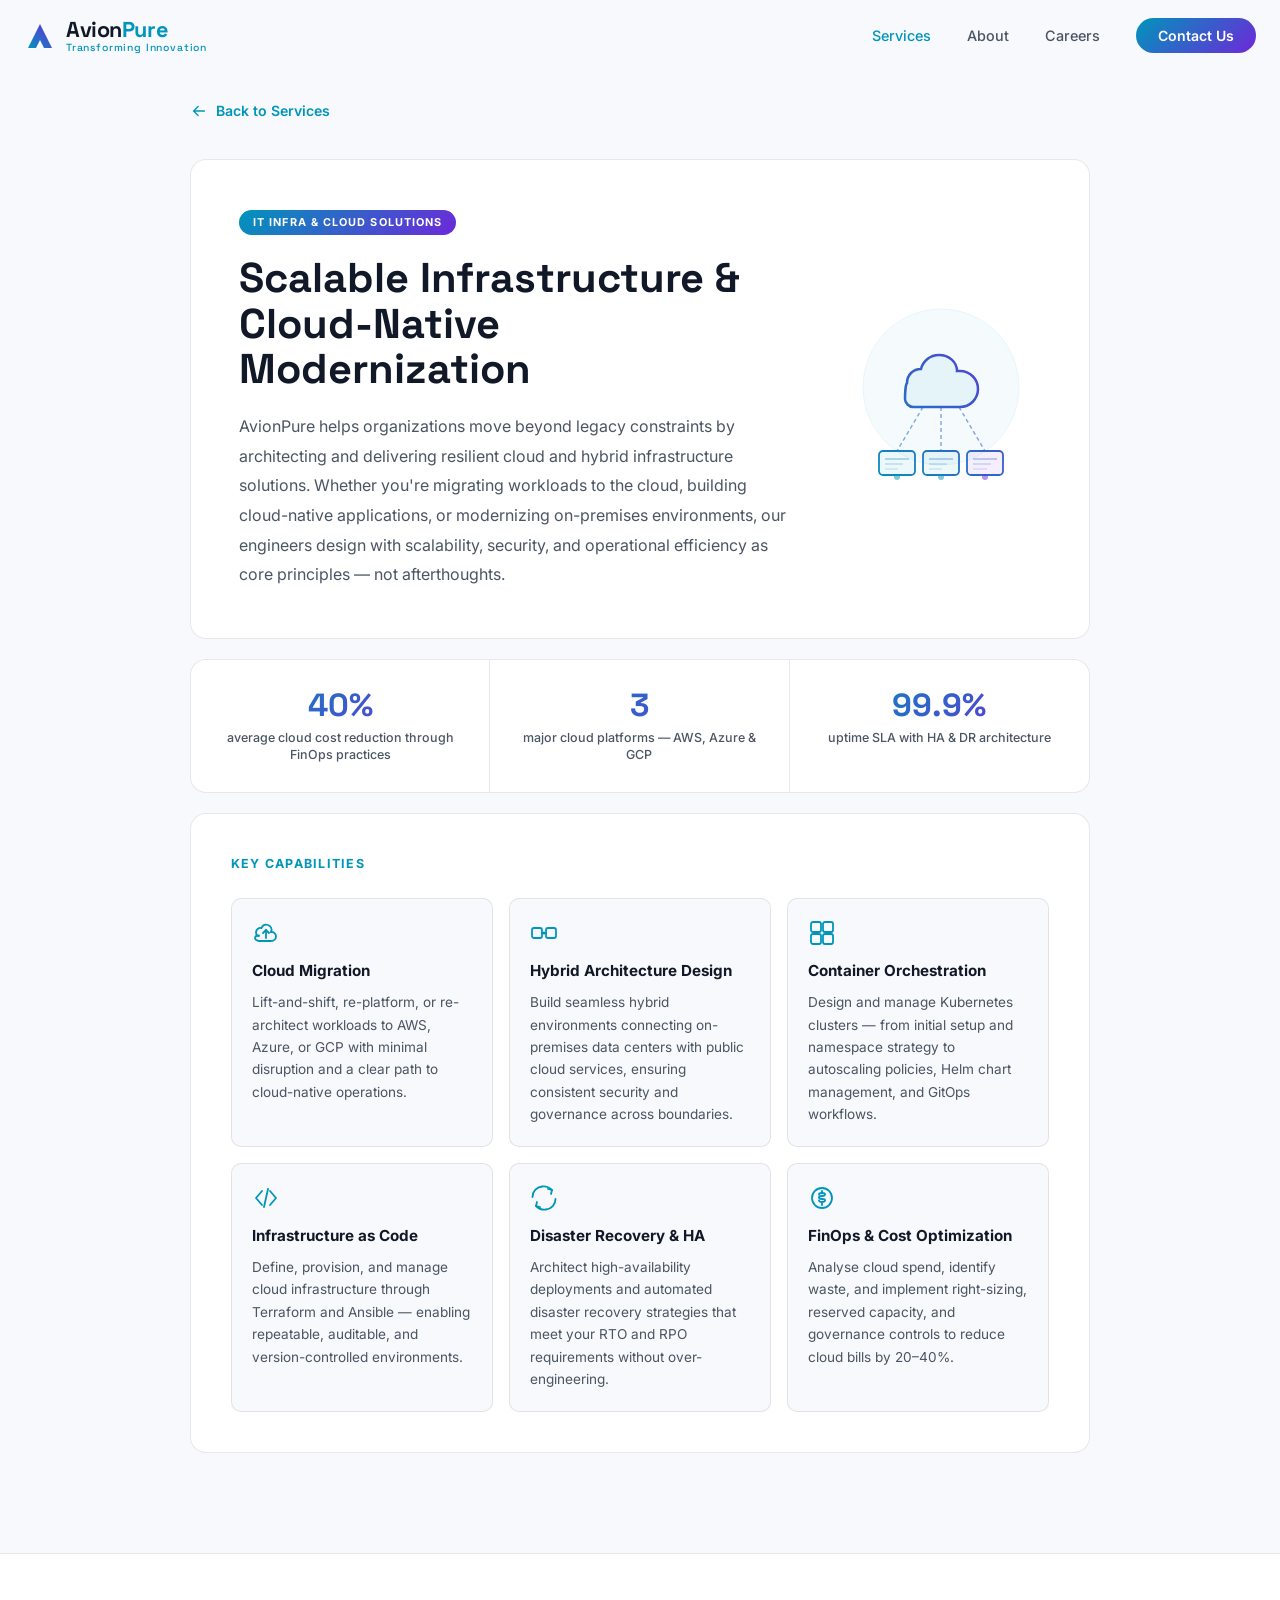
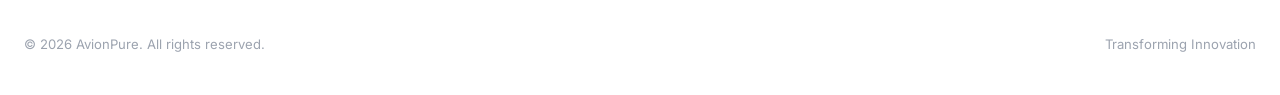
<file: services/it-infra-cloud.html>
<!DOCTYPE html>
<html lang="en">
<head>
  <meta charset="UTF-8" />
  <meta name="viewport" content="width=device-width, initial-scale=1.0" />
  <title>IT Infra &amp; Cloud Solutions — AvionPure</title>
  <link rel="stylesheet" href="../styles.css" />
  <link rel="preconnect" href="https://fonts.googleapis.com" />
  <link rel="preconnect" href="https://fonts.gstatic.com" crossorigin />
  <link href="https://fonts.googleapis.com/css2?family=Inter:wght@300;400;500;600;700;800;900&family=Space+Grotesk:wght@400;500;600;700&display=swap" rel="stylesheet" />
  <style>
    .svc-page { background: var(--bg2); padding: 100px 24px 80px; min-height: 100vh; }
    .svc-inner { max-width: 900px; margin: 0 auto; }
    .back-link { display: inline-flex; align-items: center; gap: 8px; font-size: 0.88rem; font-weight: 600; color: var(--cyan); margin-bottom: 36px; transition: gap var(--transition); }
    .back-link:hover { gap: 12px; }
    .back-link svg { transform: rotate(180deg); }
    .svc-hero { background: var(--bg); border: 1px solid var(--border); border-radius: var(--radius); padding: 48px; margin-bottom: 20px; display: flex; align-items: center; gap: 48px; overflow: hidden; }
    .svc-hero-content { flex: 1; min-width: 0; }
    .svc-hero-visual { flex: 0 0 200px; height: 200px; }
    .svc-badge { display: inline-block; font-size: 0.68rem; font-weight: 700; letter-spacing: 0.1em; text-transform: uppercase; background: var(--grad); color: white; padding: 4px 14px; border-radius: 100px; margin-bottom: 20px; }
    .svc-hero h1 { font-family: 'Space Grotesk', sans-serif; font-size: clamp(1.8rem, 3.5vw, 2.6rem); font-weight: 800; color: var(--text); margin-bottom: 20px; line-height: 1.1; }
    .svc-hero .overview { font-size: 1rem; color: var(--text2); line-height: 1.85; }
    .stats-strip { display: grid; grid-template-columns: repeat(3, 1fr); background: var(--bg); border: 1px solid var(--border); border-radius: var(--radius); overflow: hidden; margin-bottom: 20px; }
    .stat-cell { padding: 28px 20px; text-align: center; border-right: 1px solid var(--border); }
    .stat-cell:last-child { border-right: none; }
    .stat-num { font-family: 'Space Grotesk', sans-serif; font-size: 2rem; font-weight: 800; background: linear-gradient(135deg, #0095bb, #6d28d9); -webkit-background-clip: text; -webkit-text-fill-color: transparent; background-clip: text; line-height: 1.1; margin-bottom: 6px; }
    .stat-label { font-size: 0.78rem; color: var(--text2); font-weight: 500; line-height: 1.4; }
    .svc-block { background: var(--bg); border: 1px solid var(--border); border-radius: var(--radius); padding: 40px; margin-bottom: 20px; }
    .svc-block h2 { font-size: 0.78rem; font-weight: 700; letter-spacing: 0.1em; text-transform: uppercase; color: var(--cyan); margin-bottom: 24px; }
    .capabilities-grid { display: grid; grid-template-columns: repeat(auto-fit, minmax(240px, 1fr)); gap: 16px; }
    .cap-card { background: var(--bg2); border: 1px solid var(--border); border-radius: var(--radius-sm); padding: 20px; }
    .cap-icon { width: 28px; height: 28px; margin-bottom: 12px; display: block; color: var(--cyan); }
    .cap-card h4 { font-size: 0.95rem; font-weight: 700; color: var(--text); margin-bottom: 8px; }
    .cap-card p { font-size: 0.85rem; color: var(--text2); line-height: 1.65; }
    .tools-grid { display: flex; flex-wrap: wrap; gap: 10px; }
    .tool-chip { display: inline-flex; align-items: center; gap: 6px; font-size: 0.82rem; font-weight: 600; color: var(--cyan); background: rgba(0,149,187,0.07); border: 1px solid rgba(0,149,187,0.2); padding: 7px 16px; border-radius: 100px; }
    .usecases-list { display: flex; flex-direction: column; gap: 12px; }
    .usecase-item { display: flex; align-items: flex-start; gap: 14px; font-size: 0.93rem; color: var(--text2); line-height: 1.65; }
    .usecase-item::before { content: ''; flex-shrink: 0; width: 7px; height: 7px; border-radius: 50%; background: var(--grad); margin-top: 8px; }
    @media (max-width: 640px) {
      .svc-hero { flex-direction: column; gap: 28px; padding: 32px 24px; }
      .svc-hero-visual { display: none; }
      .stats-strip { grid-template-columns: 1fr; }
      .stat-cell { border-right: none; border-bottom: 1px solid var(--border); }
      .stat-cell:last-child { border-bottom: none; }
    }
  </style>
</head>
<body>
  <nav id="navbar" class="scrolled">
    <div class="nav-inner">
      <a href="../index.html" class="logo">
        <span class="logo-icon">
          <svg width="32" height="32" viewBox="0 0 32 32" fill="none">
            <path d="M4 28L16 4L28 28H20L16 20L12 28H4Z" fill="url(#logoGrad)"/>
            <defs><linearGradient id="logoGrad" x1="4" y1="28" x2="28" y2="4" gradientUnits="userSpaceOnUse"><stop stop-color="#0095bb"/><stop offset="1" stop-color="#6d28d9"/></linearGradient></defs>
          </svg>
        </span>
        <div class="logo-text-wrap">
          <span class="logo-name">Avion<span class="logo-accent">Pure</span></span>
          <span class="logo-tagline">Transforming Innovation</span>
        </div>
      </a>
      <ul class="nav-links">
        <li><a href="../services.html" style="color:var(--cyan);">Services</a></li>
        <li><a href="../about.html">About</a></li>
        <li><a href="../careers.html">Careers</a></li>
        <li><a href="../index.html#contact" class="btn-nav">Contact Us</a></li>
      </ul>
      <button class="hamburger" id="hamburger" aria-label="Menu"><span></span><span></span><span></span></button>
    </div>
    <div class="mobile-menu" id="mobileMenu">
      <a href="../services.html">Services</a>
      <a href="../about.html">About</a>
      <a href="../careers.html">Careers</a>
      <a href="../index.html#contact">Contact Us</a>
    </div>
  </nav>

  <div class="svc-page">
    <div class="svc-inner">
      <a href="../services.html" class="back-link">
        <svg width="18" height="18" viewBox="0 0 20 20" fill="none"><path d="M4 10H16M16 10L11 5M16 10L11 15" stroke="currentColor" stroke-width="1.5" stroke-linecap="round"/></svg>
        Back to Services
      </a>

      <!-- Hero -->
      <div class="svc-hero">
        <div class="svc-hero-content">
          <div class="svc-badge">IT Infra &amp; Cloud Solutions</div>
          <h1>Scalable Infrastructure &amp;<br/>Cloud-Native Modernization</h1>
          <p class="overview">AvionPure helps organizations move beyond legacy constraints by architecting and delivering resilient cloud and hybrid infrastructure solutions. Whether you're migrating workloads to the cloud, building cloud-native applications, or modernizing on-premises environments, our engineers design with scalability, security, and operational efficiency as core principles — not afterthoughts.</p>
        </div>
        <div class="svc-hero-visual">
          <svg viewBox="0 0 200 200" fill="none" width="200" height="200" xmlns="http://www.w3.org/2000/svg">
            <defs>
              <linearGradient id="hg2" x1="20" y1="180" x2="180" y2="20" gradientUnits="userSpaceOnUse">
                <stop stop-color="#0095bb"/><stop offset="1" stop-color="#6d28d9"/>
              </linearGradient>
            </defs>
            <circle cx="100" cy="88" r="78" fill="rgba(0,149,187,0.04)" stroke="rgba(0,149,187,0.08)" stroke-width="1"/>
            <!-- Cloud shape -->
            <path d="M66 84C66 76 72 70 80 70C82 62 89 56 98 56C108 56 116 63 116 72H119C129 72 137 80 137 90C137 100 129 108 119 108H72C68 108 64 104 64 100C64 92 65 84 66 84Z" stroke="url(#hg2)" stroke-width="2.5" fill="rgba(0,149,187,0.07)"/>
            <!-- Connection lines to servers -->
            <line x1="82" y1="108" x2="56" y2="152" stroke="url(#hg2)" stroke-width="1.5" stroke-dasharray="4 3" opacity="0.55"/>
            <line x1="100" y1="108" x2="100" y2="152" stroke="url(#hg2)" stroke-width="1.5" stroke-dasharray="4 3" opacity="0.55"/>
            <line x1="118" y1="108" x2="144" y2="152" stroke="url(#hg2)" stroke-width="1.5" stroke-dasharray="4 3" opacity="0.55"/>
            <!-- Server boxes -->
            <rect x="38" y="152" width="36" height="24" rx="4" stroke="url(#hg2)" stroke-width="1.8" fill="rgba(0,149,187,0.07)"/>
            <rect x="82" y="152" width="36" height="24" rx="4" stroke="url(#hg2)" stroke-width="1.8" fill="rgba(0,149,187,0.07)"/>
            <rect x="126" y="152" width="36" height="24" rx="4" stroke="url(#hg2)" stroke-width="1.8" fill="rgba(109,40,217,0.07)"/>
            <!-- Server details -->
            <line x1="44" y1="160" x2="68" y2="160" stroke="url(#hg2)" stroke-width="1.2" opacity="0.5"/>
            <line x1="44" y1="165" x2="62" y2="165" stroke="url(#hg2)" stroke-width="1.2" opacity="0.3"/>
            <line x1="44" y1="170" x2="57" y2="170" stroke="url(#hg2)" stroke-width="1.2" opacity="0.2"/>
            <line x1="88" y1="160" x2="112" y2="160" stroke="url(#hg2)" stroke-width="1.2" opacity="0.5"/>
            <line x1="88" y1="165" x2="106" y2="165" stroke="url(#hg2)" stroke-width="1.2" opacity="0.3"/>
            <line x1="88" y1="170" x2="101" y2="170" stroke="url(#hg2)" stroke-width="1.2" opacity="0.2"/>
            <line x1="132" y1="160" x2="156" y2="160" stroke="url(#hg2)" stroke-width="1.2" opacity="0.5"/>
            <line x1="132" y1="165" x2="150" y2="165" stroke="url(#hg2)" stroke-width="1.2" opacity="0.3"/>
            <line x1="132" y1="170" x2="146" y2="170" stroke="url(#hg2)" stroke-width="1.2" opacity="0.2"/>
            <!-- Cloud label dots -->
            <circle cx="56" cy="178" r="3" fill="#0095bb" opacity="0.5"/>
            <circle cx="100" cy="178" r="3" fill="#0095bb" opacity="0.5"/>
            <circle cx="144" cy="178" r="3" fill="#6d28d9" opacity="0.5"/>
          </svg>
        </div>
      </div>

      <!-- Stats -->
      <div class="stats-strip">
        <div class="stat-cell">
          <div class="stat-num">40%</div>
          <div class="stat-label">average cloud cost reduction through FinOps practices</div>
        </div>
        <div class="stat-cell">
          <div class="stat-num">3</div>
          <div class="stat-label">major cloud platforms — AWS, Azure &amp; GCP</div>
        </div>
        <div class="stat-cell">
          <div class="stat-num">99.9%</div>
          <div class="stat-label">uptime SLA with HA &amp; DR architecture</div>
        </div>
      </div>

      <!-- Key Capabilities -->
      <div class="svc-block">
        <h2>Key Capabilities</h2>
        <div class="capabilities-grid">
          <div class="cap-card">
            <svg class="cap-icon" viewBox="0 0 28 28" fill="none" stroke="currentColor" stroke-width="1.8" stroke-linecap="round">
              <path d="M7 17C7 17 4 17 4 13.5C4 10.5 6.5 8.5 9.5 9C10.5 6.5 13 5 16 6C19 7 20.5 10 19 13H20C22 13 24 15 24 17.5C24 20 22 22 19 22H7C5 22 3 20.5 3 19C3 17.5 4.5 16.5 7 16.5"/>
              <line x1="14" y1="19" x2="14" y2="11"/><path d="M11 14L14 11L17 14"/>
            </svg>
            <h4>Cloud Migration</h4>
            <p>Lift-and-shift, re-platform, or re-architect workloads to AWS, Azure, or GCP with minimal disruption and a clear path to cloud-native operations.</p>
          </div>
          <div class="cap-card">
            <svg class="cap-icon" viewBox="0 0 28 28" fill="none" stroke="currentColor" stroke-width="1.8" stroke-linecap="round" stroke-linejoin="round">
              <rect x="2" y="9" width="10" height="10" rx="2"/>
              <rect x="16" y="9" width="10" height="10" rx="2"/>
              <line x1="12" y1="14" x2="16" y2="14"/>
              <circle cx="14" cy="14" r="1.5" fill="currentColor" stroke="none"/>
            </svg>
            <h4>Hybrid Architecture Design</h4>
            <p>Build seamless hybrid environments connecting on-premises data centers with public cloud services, ensuring consistent security and governance across boundaries.</p>
          </div>
          <div class="cap-card">
            <svg class="cap-icon" viewBox="0 0 28 28" fill="none" stroke="currentColor" stroke-width="1.8" stroke-linecap="round" stroke-linejoin="round">
              <rect x="3" y="3" width="10" height="10" rx="2"/>
              <rect x="15" y="3" width="10" height="10" rx="2"/>
              <rect x="3" y="15" width="10" height="10" rx="2"/>
              <rect x="15" y="15" width="10" height="10" rx="2"/>
            </svg>
            <h4>Container Orchestration</h4>
            <p>Design and manage Kubernetes clusters — from initial setup and namespace strategy to autoscaling policies, Helm chart management, and GitOps workflows.</p>
          </div>
          <div class="cap-card">
            <svg class="cap-icon" viewBox="0 0 28 28" fill="none" stroke="currentColor" stroke-width="1.8" stroke-linecap="round" stroke-linejoin="round">
              <path d="M10 7L4 14L10 21"/>
              <path d="M18 7L24 14L18 21"/>
              <line x1="16" y1="5" x2="12" y2="23"/>
            </svg>
            <h4>Infrastructure as Code</h4>
            <p>Define, provision, and manage cloud infrastructure through Terraform and Ansible — enabling repeatable, auditable, and version-controlled environments.</p>
          </div>
          <div class="cap-card">
            <svg class="cap-icon" viewBox="0 0 28 28" fill="none" stroke="currentColor" stroke-width="1.8" stroke-linecap="round" stroke-linejoin="round">
              <path d="M22 6C19.5 3.5 16 2 12 2.5C6.5 3.2 2.5 7.5 2.5 13"/>
              <polyline points="18,5 22,6 21,10"/>
              <path d="M6 22C8.5 24.5 12 26 16 25.5C21.5 24.8 25.5 20.5 25.5 15"/>
              <polyline points="10,23 6,22 7,18"/>
            </svg>
            <h4>Disaster Recovery &amp; HA</h4>
            <p>Architect high-availability deployments and automated disaster recovery strategies that meet your RTO and RPO requirements without over-engineering.</p>
          </div>
          <div class="cap-card">
            <svg class="cap-icon" viewBox="0 0 28 28" fill="none" stroke="currentColor" stroke-width="1.8" stroke-linecap="round">
              <circle cx="14" cy="14" r="10"/>
              <line x1="14" y1="7" x2="14" y2="9"/><line x1="14" y1="19" x2="14" y2="21"/>
              <path d="M11 10.5C11 9.7 12.3 9 14 9C15.7 9 17 9.7 17 10.5C17 11.3 15.7 12 14 12C12.3 12 11 12.7 11 13.5C11 14.3 12.3 15 14 15C15.7 15 17 15.7 17 16.5C17 17.3 15.7 18 14 18C12.3 18 11 17.3 11 16.5"/>
            </svg>
            <h4>FinOps &amp; Cost Optimization</h4>
            <p>Analyse cloud spend, identify waste, and implement right-sizing, reserved capacity, and governance controls to reduce cloud bills by 20–40%.</p>
          </div>
        </div>
      </div>

    </div>
  </div>

  <footer>
    <div class="container">
      <div class="footer-bottom" style="border-top:none; padding-top:0;">
        <span>&copy; 2026 AvionPure. All rights reserved.</span>
        <span>Transforming Innovation</span>
      </div>
    </div>
  </footer>
  <script src="../script.js"></script>
</body>
</html>
</file>
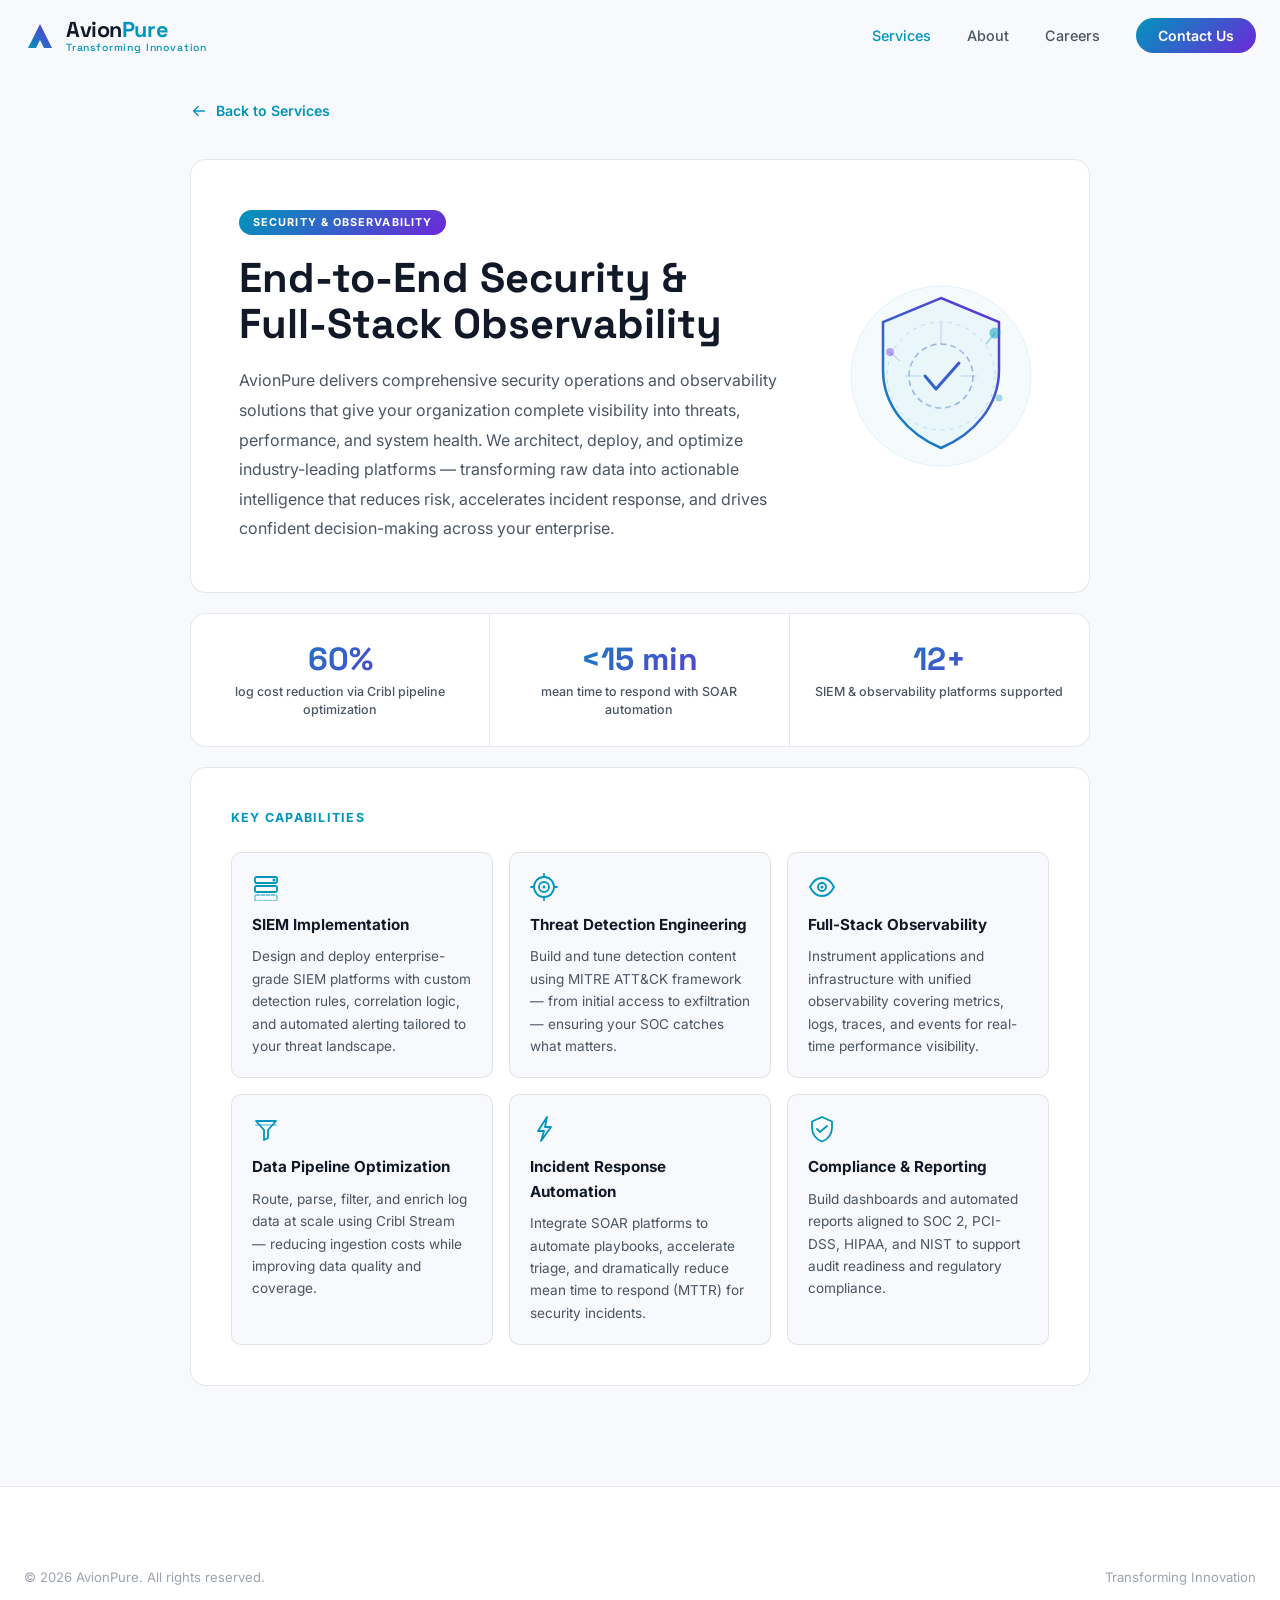
<file: services/security-observability.html>
<!DOCTYPE html>
<html lang="en">
<head>
  <meta charset="UTF-8" />
  <meta name="viewport" content="width=device-width, initial-scale=1.0" />
  <title>Security &amp; Observability — AvionPure</title>
  <link rel="stylesheet" href="../styles.css" />
  <link rel="preconnect" href="https://fonts.googleapis.com" />
  <link rel="preconnect" href="https://fonts.gstatic.com" crossorigin />
  <link href="https://fonts.googleapis.com/css2?family=Inter:wght@300;400;500;600;700;800;900&family=Space+Grotesk:wght@400;500;600;700&display=swap" rel="stylesheet" />
  <style>
    .svc-page { background: var(--bg2); padding: 100px 24px 80px; min-height: 100vh; }
    .svc-inner { max-width: 900px; margin: 0 auto; }
    .back-link { display: inline-flex; align-items: center; gap: 8px; font-size: 0.88rem; font-weight: 600; color: var(--cyan); margin-bottom: 36px; transition: gap var(--transition); }
    .back-link:hover { gap: 12px; }
    .back-link svg { transform: rotate(180deg); }
    .svc-hero { background: var(--bg); border: 1px solid var(--border); border-radius: var(--radius); padding: 48px; margin-bottom: 20px; display: flex; align-items: center; gap: 48px; overflow: hidden; }
    .svc-hero-content { flex: 1; min-width: 0; }
    .svc-hero-visual { flex: 0 0 200px; height: 200px; }
    .svc-badge { display: inline-block; font-size: 0.68rem; font-weight: 700; letter-spacing: 0.1em; text-transform: uppercase; background: var(--grad); color: white; padding: 4px 14px; border-radius: 100px; margin-bottom: 20px; }
    .svc-hero h1 { font-family: 'Space Grotesk', sans-serif; font-size: clamp(1.8rem, 3.5vw, 2.6rem); font-weight: 800; color: var(--text); margin-bottom: 20px; line-height: 1.1; }
    .svc-hero .overview { font-size: 1rem; color: var(--text2); line-height: 1.85; }
    .stats-strip { display: grid; grid-template-columns: repeat(3, 1fr); background: var(--bg); border: 1px solid var(--border); border-radius: var(--radius); overflow: hidden; margin-bottom: 20px; }
    .stat-cell { padding: 28px 20px; text-align: center; border-right: 1px solid var(--border); }
    .stat-cell:last-child { border-right: none; }
    .stat-num { font-family: 'Space Grotesk', sans-serif; font-size: 2rem; font-weight: 800; background: linear-gradient(135deg, #0095bb, #6d28d9); -webkit-background-clip: text; -webkit-text-fill-color: transparent; background-clip: text; line-height: 1.1; margin-bottom: 6px; }
    .stat-label { font-size: 0.78rem; color: var(--text2); font-weight: 500; line-height: 1.4; }
    .svc-block { background: var(--bg); border: 1px solid var(--border); border-radius: var(--radius); padding: 40px; margin-bottom: 20px; }
    .svc-block h2 { font-size: 0.78rem; font-weight: 700; letter-spacing: 0.1em; text-transform: uppercase; color: var(--cyan); margin-bottom: 24px; }
    .capabilities-grid { display: grid; grid-template-columns: repeat(auto-fit, minmax(240px, 1fr)); gap: 16px; }
    .cap-card { background: var(--bg2); border: 1px solid var(--border); border-radius: var(--radius-sm); padding: 20px; }
    .cap-icon { width: 28px; height: 28px; margin-bottom: 12px; display: block; color: var(--cyan); }
    .cap-card h4 { font-size: 0.95rem; font-weight: 700; color: var(--text); margin-bottom: 8px; }
    .cap-card p { font-size: 0.85rem; color: var(--text2); line-height: 1.65; }
    .tools-grid { display: flex; flex-wrap: wrap; gap: 10px; }
    .tool-chip { display: inline-flex; align-items: center; gap: 6px; font-size: 0.82rem; font-weight: 600; color: var(--cyan); background: rgba(0,149,187,0.07); border: 1px solid rgba(0,149,187,0.2); padding: 7px 16px; border-radius: 100px; }
    .usecases-list { display: flex; flex-direction: column; gap: 12px; }
    .usecase-item { display: flex; align-items: flex-start; gap: 14px; font-size: 0.93rem; color: var(--text2); line-height: 1.65; }
    .usecase-item::before { content: ''; flex-shrink: 0; width: 7px; height: 7px; border-radius: 50%; background: var(--grad); margin-top: 8px; }
    @media (max-width: 640px) {
      .svc-hero { flex-direction: column; gap: 28px; padding: 32px 24px; }
      .svc-hero-visual { display: none; }
      .stats-strip { grid-template-columns: 1fr; }
      .stat-cell { border-right: none; border-bottom: 1px solid var(--border); }
      .stat-cell:last-child { border-bottom: none; }
    }
  </style>
</head>
<body>
  <nav id="navbar" class="scrolled">
    <div class="nav-inner">
      <a href="../index.html" class="logo">
        <span class="logo-icon">
          <svg width="32" height="32" viewBox="0 0 32 32" fill="none">
            <path d="M4 28L16 4L28 28H20L16 20L12 28H4Z" fill="url(#logoGrad)"/>
            <defs><linearGradient id="logoGrad" x1="4" y1="28" x2="28" y2="4" gradientUnits="userSpaceOnUse"><stop stop-color="#0095bb"/><stop offset="1" stop-color="#6d28d9"/></linearGradient></defs>
          </svg>
        </span>
        <div class="logo-text-wrap">
          <span class="logo-name">Avion<span class="logo-accent">Pure</span></span>
          <span class="logo-tagline">Transforming Innovation</span>
        </div>
      </a>
      <ul class="nav-links">
        <li><a href="../services.html" style="color:var(--cyan);">Services</a></li>
        <li><a href="../about.html">About</a></li>
        <li><a href="../careers.html">Careers</a></li>
        <li><a href="../index.html#contact" class="btn-nav">Contact Us</a></li>
      </ul>
      <button class="hamburger" id="hamburger" aria-label="Menu"><span></span><span></span><span></span></button>
    </div>
    <div class="mobile-menu" id="mobileMenu">
      <a href="../services.html">Services</a>
      <a href="../about.html">About</a>
      <a href="../careers.html">Careers</a>
      <a href="../index.html#contact">Contact Us</a>
    </div>
  </nav>

  <div class="svc-page">
    <div class="svc-inner">
      <a href="../services.html" class="back-link">
        <svg width="18" height="18" viewBox="0 0 20 20" fill="none"><path d="M4 10H16M16 10L11 5M16 10L11 15" stroke="currentColor" stroke-width="1.5" stroke-linecap="round"/></svg>
        Back to Services
      </a>

      <!-- Hero -->
      <div class="svc-hero">
        <div class="svc-hero-content">
          <div class="svc-badge">Security &amp; Observability</div>
          <h1>End-to-End Security &amp;<br/>Full-Stack Observability</h1>
          <p class="overview">AvionPure delivers comprehensive security operations and observability solutions that give your organization complete visibility into threats, performance, and system health. We architect, deploy, and optimize industry-leading platforms — transforming raw data into actionable intelligence that reduces risk, accelerates incident response, and drives confident decision-making across your enterprise.</p>
        </div>
        <div class="svc-hero-visual">
          <svg viewBox="0 0 200 200" fill="none" width="200" height="200" xmlns="http://www.w3.org/2000/svg">
            <defs>
              <linearGradient id="hg1" x1="20" y1="180" x2="180" y2="20" gradientUnits="userSpaceOnUse">
                <stop stop-color="#0095bb"/><stop offset="1" stop-color="#6d28d9"/>
              </linearGradient>
            </defs>
            <circle cx="100" cy="100" r="90" fill="rgba(0,149,187,0.04)" stroke="rgba(0,149,187,0.1)" stroke-width="1"/>
            <path d="M100 22L158 46V94C158 130 133 158 100 172C67 158 42 130 42 94V46Z" stroke="url(#hg1)" stroke-width="2.5" fill="rgba(0,149,187,0.05)"/>
            <circle cx="100" cy="100" r="32" stroke="url(#hg1)" stroke-width="1.5" fill="none" stroke-dasharray="6 4" opacity="0.45"/>
            <circle cx="100" cy="100" r="54" stroke="url(#hg1)" stroke-width="1" fill="none" stroke-dasharray="4 5" opacity="0.2"/>
            <path d="M84 100L95 113L118 87" stroke="url(#hg1)" stroke-width="3" stroke-linecap="round" stroke-linejoin="round"/>
            <circle cx="154" cy="57" r="5.5" fill="#0095bb" opacity="0.5"/>
            <line x1="154" y1="57" x2="145" y2="68" stroke="#0095bb" stroke-width="1.2" opacity="0.4"/>
            <circle cx="49" cy="76" r="4" fill="#6d28d9" opacity="0.4"/>
            <line x1="49" y1="76" x2="59" y2="85" stroke="#6d28d9" stroke-width="1" opacity="0.3"/>
            <circle cx="158" cy="122" r="3.5" fill="#0095bb" opacity="0.35"/>
            <line x1="100" y1="47" x2="100" y2="68" stroke="url(#hg1)" stroke-width="1" opacity="0.25"/>
            <line x1="64" y1="100" x2="80" y2="100" stroke="url(#hg1)" stroke-width="1" opacity="0.25"/>
            <line x1="120" y1="100" x2="136" y2="100" stroke="url(#hg1)" stroke-width="1" opacity="0.25"/>
          </svg>
        </div>
      </div>

      <!-- Stats -->
      <div class="stats-strip">
        <div class="stat-cell">
          <div class="stat-num">60%</div>
          <div class="stat-label">log cost reduction via Cribl pipeline optimization</div>
        </div>
        <div class="stat-cell">
          <div class="stat-num">&lt;15 min</div>
          <div class="stat-label">mean time to respond with SOAR automation</div>
        </div>
        <div class="stat-cell">
          <div class="stat-num">12+</div>
          <div class="stat-label">SIEM &amp; observability platforms supported</div>
        </div>
      </div>

      <!-- Key Capabilities -->
      <div class="svc-block">
        <h2>Key Capabilities</h2>
        <div class="capabilities-grid">
          <div class="cap-card">
            <svg class="cap-icon" viewBox="0 0 28 28" fill="none" stroke="currentColor" stroke-width="1.8" stroke-linecap="round" stroke-linejoin="round">
              <rect x="3" y="4" width="22" height="6" rx="1.5"/><rect x="3" y="13" width="22" height="6" rx="1.5"/>
              <rect x="3" y="22" width="22" height="6" rx="1.5" opacity="0.5" stroke-dasharray="3 2"/>
              <circle cx="22" cy="7" r="1.5" fill="currentColor" stroke="none"/>
            </svg>
            <h4>SIEM Implementation</h4>
            <p>Design and deploy enterprise-grade SIEM platforms with custom detection rules, correlation logic, and automated alerting tailored to your threat landscape.</p>
          </div>
          <div class="cap-card">
            <svg class="cap-icon" viewBox="0 0 28 28" fill="none" stroke="currentColor" stroke-width="1.8" stroke-linecap="round">
              <circle cx="14" cy="14" r="10"/><circle cx="14" cy="14" r="5"/>
              <circle cx="14" cy="14" r="1.5" fill="currentColor" stroke="none"/>
              <line x1="14" y1="1" x2="14" y2="4"/><line x1="14" y1="24" x2="14" y2="27"/>
              <line x1="1" y1="14" x2="4" y2="14"/><line x1="24" y1="14" x2="27" y2="14"/>
            </svg>
            <h4>Threat Detection Engineering</h4>
            <p>Build and tune detection content using MITRE ATT&amp;CK framework — from initial access to exfiltration — ensuring your SOC catches what matters.</p>
          </div>
          <div class="cap-card">
            <svg class="cap-icon" viewBox="0 0 28 28" fill="none" stroke="currentColor" stroke-width="1.8" stroke-linecap="round">
              <path d="M2 14C5 8 9 5 14 5C19 5 23 8 26 14C23 20 19 23 14 23C9 23 5 20 2 14Z"/>
              <circle cx="14" cy="14" r="4"/><circle cx="14" cy="14" r="1.5" fill="currentColor" stroke="none"/>
            </svg>
            <h4>Full-Stack Observability</h4>
            <p>Instrument applications and infrastructure with unified observability covering metrics, logs, traces, and events for real-time performance visibility.</p>
          </div>
          <div class="cap-card">
            <svg class="cap-icon" viewBox="0 0 28 28" fill="none" stroke="currentColor" stroke-width="1.8" stroke-linecap="round" stroke-linejoin="round">
              <path d="M4 6H24L16 15V23L12 25V15Z"/>
              <line x1="4" y1="10" x2="24" y2="10" opacity="0.4"/>
            </svg>
            <h4>Data Pipeline Optimization</h4>
            <p>Route, parse, filter, and enrich log data at scale using Cribl Stream — reducing ingestion costs while improving data quality and coverage.</p>
          </div>
          <div class="cap-card">
            <svg class="cap-icon" viewBox="0 0 28 28" fill="none" stroke="currentColor" stroke-width="1.8" stroke-linecap="round" stroke-linejoin="round">
              <path d="M17 2L8 16H14L11 26L21 12H15Z" fill="rgba(0,149,187,0.08)"/>
            </svg>
            <h4>Incident Response Automation</h4>
            <p>Integrate SOAR platforms to automate playbooks, accelerate triage, and dramatically reduce mean time to respond (MTTR) for security incidents.</p>
          </div>
          <div class="cap-card">
            <svg class="cap-icon" viewBox="0 0 28 28" fill="none" stroke="currentColor" stroke-width="1.8" stroke-linecap="round">
              <path d="M14 2L24 6.5V13C24 19.5 19.5 24.5 14 26.5C8.5 24.5 4 19.5 4 13V6.5Z"/>
              <path d="M9 14L12 17L19 11"/>
            </svg>
            <h4>Compliance &amp; Reporting</h4>
            <p>Build dashboards and automated reports aligned to SOC 2, PCI-DSS, HIPAA, and NIST to support audit readiness and regulatory compliance.</p>
          </div>
        </div>
      </div>

    </div>
  </div>

  <footer>
    <div class="container">
      <div class="footer-bottom" style="border-top:none; padding-top:0;">
        <span>&copy; 2026 AvionPure. All rights reserved.</span>
        <span>Transforming Innovation</span>
      </div>
    </div>
  </footer>
  <script src="../script.js"></script>
</body>
</html>
</file>
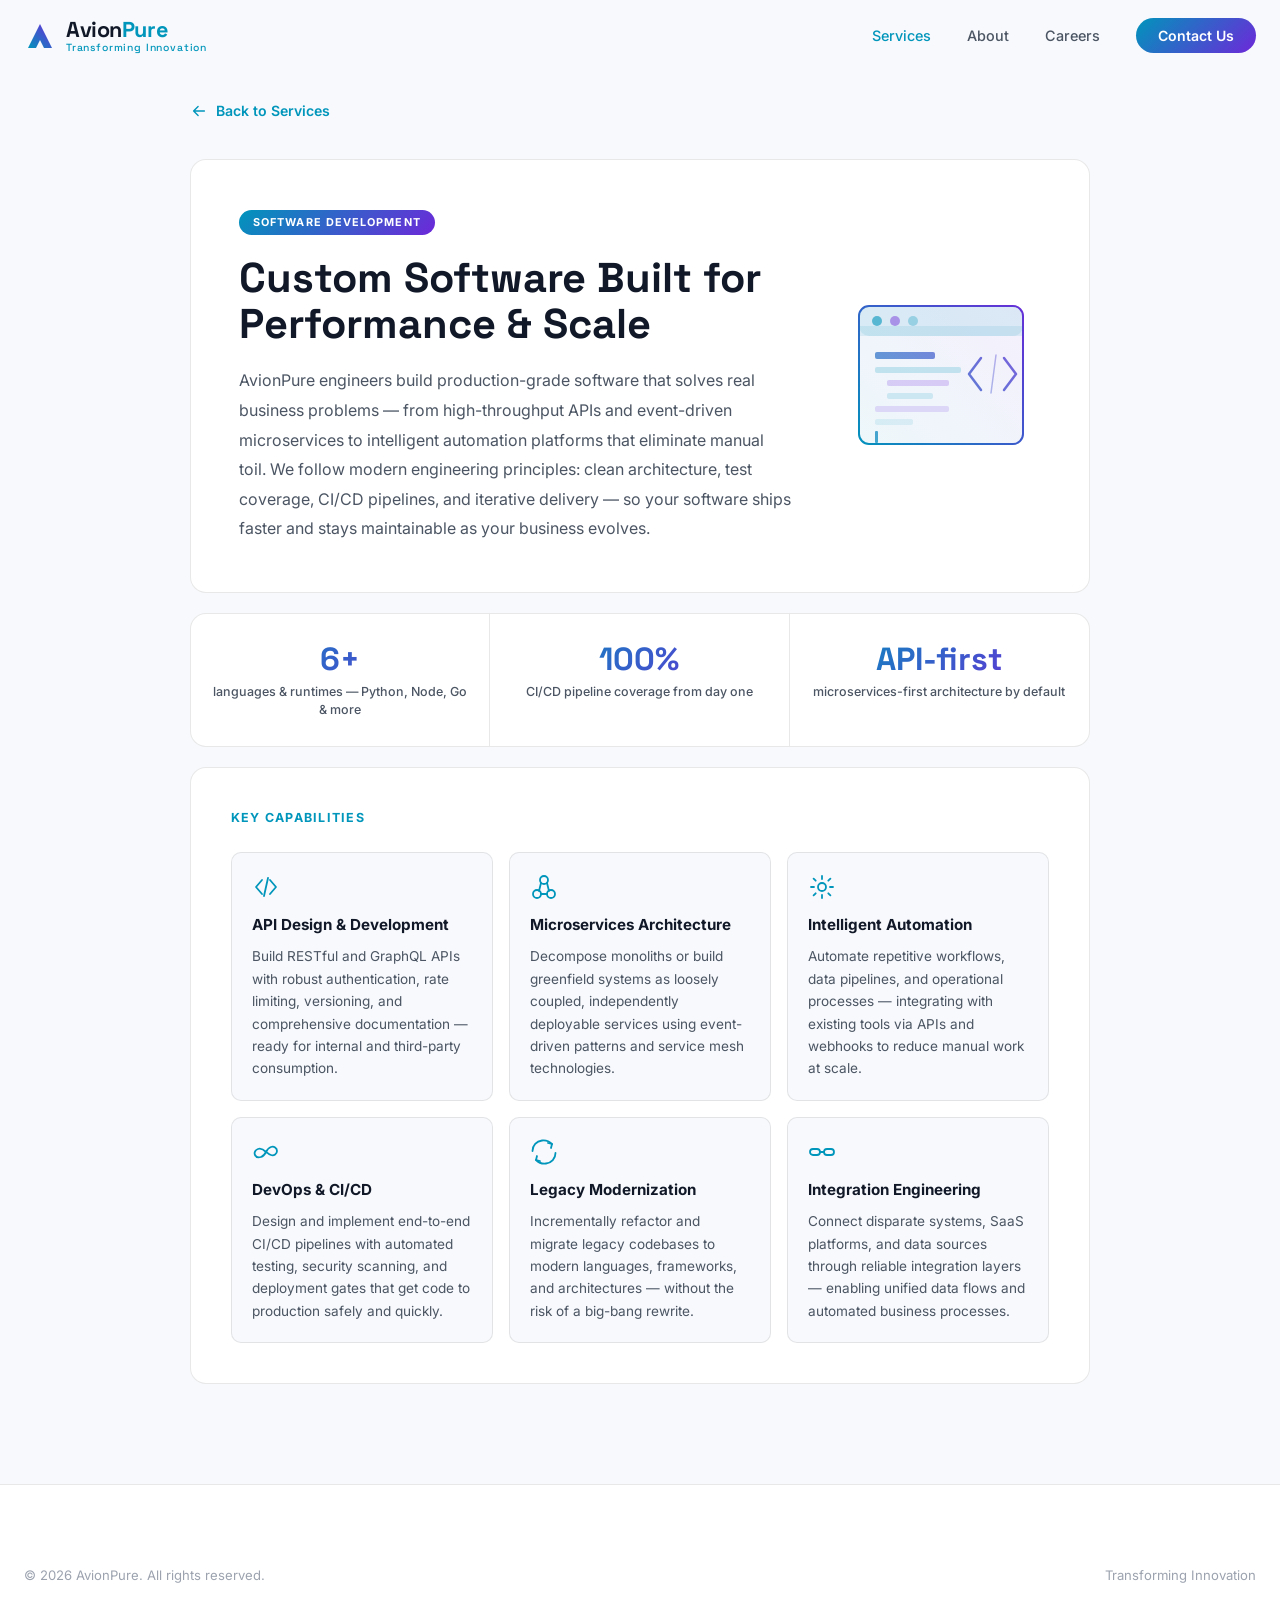
<file: services/software-development.html>
<!DOCTYPE html>
<html lang="en">
<head>
  <meta charset="UTF-8" />
  <meta name="viewport" content="width=device-width, initial-scale=1.0" />
  <title>Software Development — AvionPure</title>
  <link rel="stylesheet" href="../styles.css" />
  <link rel="preconnect" href="https://fonts.googleapis.com" />
  <link rel="preconnect" href="https://fonts.gstatic.com" crossorigin />
  <link href="https://fonts.googleapis.com/css2?family=Inter:wght@300;400;500;600;700;800;900&family=Space+Grotesk:wght@400;500;600;700&display=swap" rel="stylesheet" />
  <style>
    .svc-page { background: var(--bg2); padding: 100px 24px 80px; min-height: 100vh; }
    .svc-inner { max-width: 900px; margin: 0 auto; }
    .back-link { display: inline-flex; align-items: center; gap: 8px; font-size: 0.88rem; font-weight: 600; color: var(--cyan); margin-bottom: 36px; transition: gap var(--transition); }
    .back-link:hover { gap: 12px; }
    .back-link svg { transform: rotate(180deg); }
    .svc-hero { background: var(--bg); border: 1px solid var(--border); border-radius: var(--radius); padding: 48px; margin-bottom: 20px; display: flex; align-items: center; gap: 48px; overflow: hidden; }
    .svc-hero-content { flex: 1; min-width: 0; }
    .svc-hero-visual { flex: 0 0 200px; height: 200px; }
    .svc-badge { display: inline-block; font-size: 0.68rem; font-weight: 700; letter-spacing: 0.1em; text-transform: uppercase; background: var(--grad); color: white; padding: 4px 14px; border-radius: 100px; margin-bottom: 20px; }
    .svc-hero h1 { font-family: 'Space Grotesk', sans-serif; font-size: clamp(1.8rem, 3.5vw, 2.6rem); font-weight: 800; color: var(--text); margin-bottom: 20px; line-height: 1.1; }
    .svc-hero .overview { font-size: 1rem; color: var(--text2); line-height: 1.85; }
    .stats-strip { display: grid; grid-template-columns: repeat(3, 1fr); background: var(--bg); border: 1px solid var(--border); border-radius: var(--radius); overflow: hidden; margin-bottom: 20px; }
    .stat-cell { padding: 28px 20px; text-align: center; border-right: 1px solid var(--border); }
    .stat-cell:last-child { border-right: none; }
    .stat-num { font-family: 'Space Grotesk', sans-serif; font-size: 2rem; font-weight: 800; background: linear-gradient(135deg, #0095bb, #6d28d9); -webkit-background-clip: text; -webkit-text-fill-color: transparent; background-clip: text; line-height: 1.1; margin-bottom: 6px; }
    .stat-label { font-size: 0.78rem; color: var(--text2); font-weight: 500; line-height: 1.4; }
    .svc-block { background: var(--bg); border: 1px solid var(--border); border-radius: var(--radius); padding: 40px; margin-bottom: 20px; }
    .svc-block h2 { font-size: 0.78rem; font-weight: 700; letter-spacing: 0.1em; text-transform: uppercase; color: var(--cyan); margin-bottom: 24px; }
    .capabilities-grid { display: grid; grid-template-columns: repeat(auto-fit, minmax(240px, 1fr)); gap: 16px; }
    .cap-card { background: var(--bg2); border: 1px solid var(--border); border-radius: var(--radius-sm); padding: 20px; }
    .cap-icon { width: 28px; height: 28px; margin-bottom: 12px; display: block; color: var(--cyan); }
    .cap-card h4 { font-size: 0.95rem; font-weight: 700; color: var(--text); margin-bottom: 8px; }
    .cap-card p { font-size: 0.85rem; color: var(--text2); line-height: 1.65; }
    .tools-grid { display: flex; flex-wrap: wrap; gap: 10px; }
    .tool-chip { display: inline-flex; align-items: center; gap: 6px; font-size: 0.82rem; font-weight: 600; color: var(--cyan); background: rgba(0,149,187,0.07); border: 1px solid rgba(0,149,187,0.2); padding: 7px 16px; border-radius: 100px; }
    .usecases-list { display: flex; flex-direction: column; gap: 12px; }
    .usecase-item { display: flex; align-items: flex-start; gap: 14px; font-size: 0.93rem; color: var(--text2); line-height: 1.65; }
    .usecase-item::before { content: ''; flex-shrink: 0; width: 7px; height: 7px; border-radius: 50%; background: var(--grad); margin-top: 8px; }
    @media (max-width: 640px) {
      .svc-hero { flex-direction: column; gap: 28px; padding: 32px 24px; }
      .svc-hero-visual { display: none; }
      .stats-strip { grid-template-columns: 1fr; }
      .stat-cell { border-right: none; border-bottom: 1px solid var(--border); }
      .stat-cell:last-child { border-bottom: none; }
    }
  </style>
</head>
<body>
  <nav id="navbar" class="scrolled">
    <div class="nav-inner">
      <a href="../index.html" class="logo">
        <span class="logo-icon">
          <svg width="32" height="32" viewBox="0 0 32 32" fill="none">
            <path d="M4 28L16 4L28 28H20L16 20L12 28H4Z" fill="url(#logoGrad)"/>
            <defs><linearGradient id="logoGrad" x1="4" y1="28" x2="28" y2="4" gradientUnits="userSpaceOnUse"><stop stop-color="#0095bb"/><stop offset="1" stop-color="#6d28d9"/></linearGradient></defs>
          </svg>
        </span>
        <div class="logo-text-wrap">
          <span class="logo-name">Avion<span class="logo-accent">Pure</span></span>
          <span class="logo-tagline">Transforming Innovation</span>
        </div>
      </a>
      <ul class="nav-links">
        <li><a href="../services.html" style="color:var(--cyan);">Services</a></li>
        <li><a href="../about.html">About</a></li>
        <li><a href="../careers.html">Careers</a></li>
        <li><a href="../index.html#contact" class="btn-nav">Contact Us</a></li>
      </ul>
      <button class="hamburger" id="hamburger" aria-label="Menu"><span></span><span></span><span></span></button>
    </div>
    <div class="mobile-menu" id="mobileMenu">
      <a href="../services.html">Services</a>
      <a href="../about.html">About</a>
      <a href="../careers.html">Careers</a>
      <a href="../index.html#contact">Contact Us</a>
    </div>
  </nav>

  <div class="svc-page">
    <div class="svc-inner">
      <a href="../services.html" class="back-link">
        <svg width="18" height="18" viewBox="0 0 20 20" fill="none"><path d="M4 10H16M16 10L11 5M16 10L11 15" stroke="currentColor" stroke-width="1.5" stroke-linecap="round"/></svg>
        Back to Services
      </a>

      <!-- Hero -->
      <div class="svc-hero">
        <div class="svc-hero-content">
          <div class="svc-badge">Software Development</div>
          <h1>Custom Software Built for<br/>Performance &amp; Scale</h1>
          <p class="overview">AvionPure engineers build production-grade software that solves real business problems — from high-throughput APIs and event-driven microservices to intelligent automation platforms that eliminate manual toil. We follow modern engineering principles: clean architecture, test coverage, CI/CD pipelines, and iterative delivery — so your software ships faster and stays maintainable as your business evolves.</p>
        </div>
        <div class="svc-hero-visual">
          <svg viewBox="0 0 200 200" fill="none" width="200" height="200" xmlns="http://www.w3.org/2000/svg">
            <defs>
              <linearGradient id="hg3" x1="20" y1="180" x2="180" y2="20" gradientUnits="userSpaceOnUse">
                <stop stop-color="#0095bb"/><stop offset="1" stop-color="#6d28d9"/>
              </linearGradient>
              <linearGradient id="hg3b" x1="20" y1="180" x2="180" y2="20" gradientUnits="userSpaceOnUse">
                <stop stop-color="#0095bb" stop-opacity="0.07"/><stop offset="1" stop-color="#6d28d9" stop-opacity="0.07"/>
              </linearGradient>
            </defs>
            <!-- Terminal frame -->
            <rect x="18" y="30" width="164" height="138" rx="10" stroke="url(#hg3)" stroke-width="2" fill="url(#hg3b)"/>
            <!-- Title bar -->
            <rect x="18" y="30" width="164" height="30" rx="10" fill="rgba(0,149,187,0.1)"/>
            <rect x="18" y="50" width="164" height="10" fill="rgba(0,149,187,0.1)"/>
            <!-- Traffic lights -->
            <circle cx="36" cy="45" r="5" fill="#0095bb" opacity="0.6"/>
            <circle cx="54" cy="45" r="5" fill="#6d28d9" opacity="0.45"/>
            <circle cx="72" cy="45" r="5" fill="rgba(0,149,187,0.3)"/>
            <!-- Code lines -->
            <rect x="34" y="76" width="60" height="7" rx="2" fill="url(#hg3)" opacity="0.7"/>
            <rect x="34" y="91" width="86" height="6" rx="2" fill="rgba(0,149,187,0.2)"/>
            <rect x="46" y="104" width="62" height="6" rx="2" fill="rgba(109,40,217,0.2)"/>
            <rect x="46" y="117" width="46" height="6" rx="2" fill="rgba(0,149,187,0.15)"/>
            <rect x="34" y="130" width="74" height="6" rx="2" fill="rgba(109,40,217,0.15)"/>
            <rect x="34" y="143" width="38" height="6" rx="2" fill="rgba(0,149,187,0.1)"/>
            <!-- Code brackets < /> on right -->
            <path d="M140 82L128 98L140 114" stroke="url(#hg3)" stroke-width="2.5" stroke-linecap="round" stroke-linejoin="round" opacity="0.8"/>
            <path d="M163 82L175 98L163 114" stroke="url(#hg3)" stroke-width="2.5" stroke-linecap="round" stroke-linejoin="round" opacity="0.8"/>
            <line x1="155" y1="79" x2="150" y2="117" stroke="url(#hg3)" stroke-width="1.5" stroke-linecap="round" opacity="0.4"/>
            <!-- Cursor blink bar -->
            <rect x="34" y="155" width="3" height="12" rx="1" fill="url(#hg3)" opacity="0.75"/>
          </svg>
        </div>
      </div>

      <!-- Stats -->
      <div class="stats-strip">
        <div class="stat-cell">
          <div class="stat-num">6+</div>
          <div class="stat-label">languages &amp; runtimes — Python, Node, Go &amp; more</div>
        </div>
        <div class="stat-cell">
          <div class="stat-num">100%</div>
          <div class="stat-label">CI/CD pipeline coverage from day one</div>
        </div>
        <div class="stat-cell">
          <div class="stat-num">API-first</div>
          <div class="stat-label">microservices-first architecture by default</div>
        </div>
      </div>

      <!-- Key Capabilities -->
      <div class="svc-block">
        <h2>Key Capabilities</h2>
        <div class="capabilities-grid">
          <div class="cap-card">
            <svg class="cap-icon" viewBox="0 0 28 28" fill="none" stroke="currentColor" stroke-width="1.8" stroke-linecap="round" stroke-linejoin="round">
              <path d="M10 7L4 14L10 21"/>
              <path d="M18 7L24 14L18 21"/>
              <line x1="16" y1="5" x2="12" y2="23"/>
            </svg>
            <h4>API Design &amp; Development</h4>
            <p>Build RESTful and GraphQL APIs with robust authentication, rate limiting, versioning, and comprehensive documentation — ready for internal and third-party consumption.</p>
          </div>
          <div class="cap-card">
            <svg class="cap-icon" viewBox="0 0 28 28" fill="none" stroke="currentColor" stroke-width="1.8" stroke-linecap="round">
              <circle cx="14" cy="7" r="4"/>
              <circle cx="7" cy="21" r="4"/>
              <circle cx="21" cy="21" r="4"/>
              <line x1="11" y1="10" x2="9" y2="18"/>
              <line x1="17" y1="10" x2="19" y2="18"/>
              <line x1="11" y1="21" x2="17" y2="21"/>
            </svg>
            <h4>Microservices Architecture</h4>
            <p>Decompose monoliths or build greenfield systems as loosely coupled, independently deployable services using event-driven patterns and service mesh technologies.</p>
          </div>
          <div class="cap-card">
            <svg class="cap-icon" viewBox="0 0 28 28" fill="none" stroke="currentColor" stroke-width="1.8" stroke-linecap="round">
              <circle cx="14" cy="14" r="4"/>
              <path d="M14 3V6M14 22V25M3 14H6M22 14H25M5.6 5.6L7.7 7.7M20.3 20.3L22.4 22.4M5.6 22.4L7.7 20.3M20.3 7.7L22.4 5.6"/>
            </svg>
            <h4>Intelligent Automation</h4>
            <p>Automate repetitive workflows, data pipelines, and operational processes — integrating with existing tools via APIs and webhooks to reduce manual work at scale.</p>
          </div>
          <div class="cap-card">
            <svg class="cap-icon" viewBox="0 0 28 28" fill="none" stroke="currentColor" stroke-width="1.8" stroke-linecap="round">
              <path d="M14 14C12 12 9 10 6 11C3 12 2 15 3 17C4 19 6 20 9 19C12 18 13 16 14 14C15 12 16 10 19 9C22 8 25 10 25 13C25 16 22 18 19 17C16 16 15 14 14 14Z"/>
            </svg>
            <h4>DevOps &amp; CI/CD</h4>
            <p>Design and implement end-to-end CI/CD pipelines with automated testing, security scanning, and deployment gates that get code to production safely and quickly.</p>
          </div>
          <div class="cap-card">
            <svg class="cap-icon" viewBox="0 0 28 28" fill="none" stroke="currentColor" stroke-width="1.8" stroke-linecap="round" stroke-linejoin="round">
              <path d="M22 6C19.5 3.5 16 2 12 2.5C6.5 3.2 2.5 7.5 2.5 13"/>
              <polyline points="18,5 22,6 21,10"/>
              <path d="M6 22C8.5 24.5 12 26 16 25.5C21.5 24.8 25.5 20.5 25.5 15"/>
              <polyline points="10,23 6,22 7,18"/>
            </svg>
            <h4>Legacy Modernization</h4>
            <p>Incrementally refactor and migrate legacy codebases to modern languages, frameworks, and architectures — without the risk of a big-bang rewrite.</p>
          </div>
          <div class="cap-card">
            <svg class="cap-icon" viewBox="0 0 28 28" fill="none" stroke="currentColor" stroke-width="1.8" stroke-linecap="round" stroke-linejoin="round">
              <rect x="2" y="11" width="10" height="6" rx="3"/>
              <rect x="16" y="11" width="10" height="6" rx="3"/>
              <line x1="12" y1="14" x2="16" y2="14"/>
            </svg>
            <h4>Integration Engineering</h4>
            <p>Connect disparate systems, SaaS platforms, and data sources through reliable integration layers — enabling unified data flows and automated business processes.</p>
          </div>
        </div>
      </div>

    </div>
  </div>

  <footer>
    <div class="container">
      <div class="footer-bottom" style="border-top:none; padding-top:0;">
        <span>&copy; 2026 AvionPure. All rights reserved.</span>
        <span>Transforming Innovation</span>
      </div>
    </div>
  </footer>
  <script src="../script.js"></script>
</body>
</html>
</file>
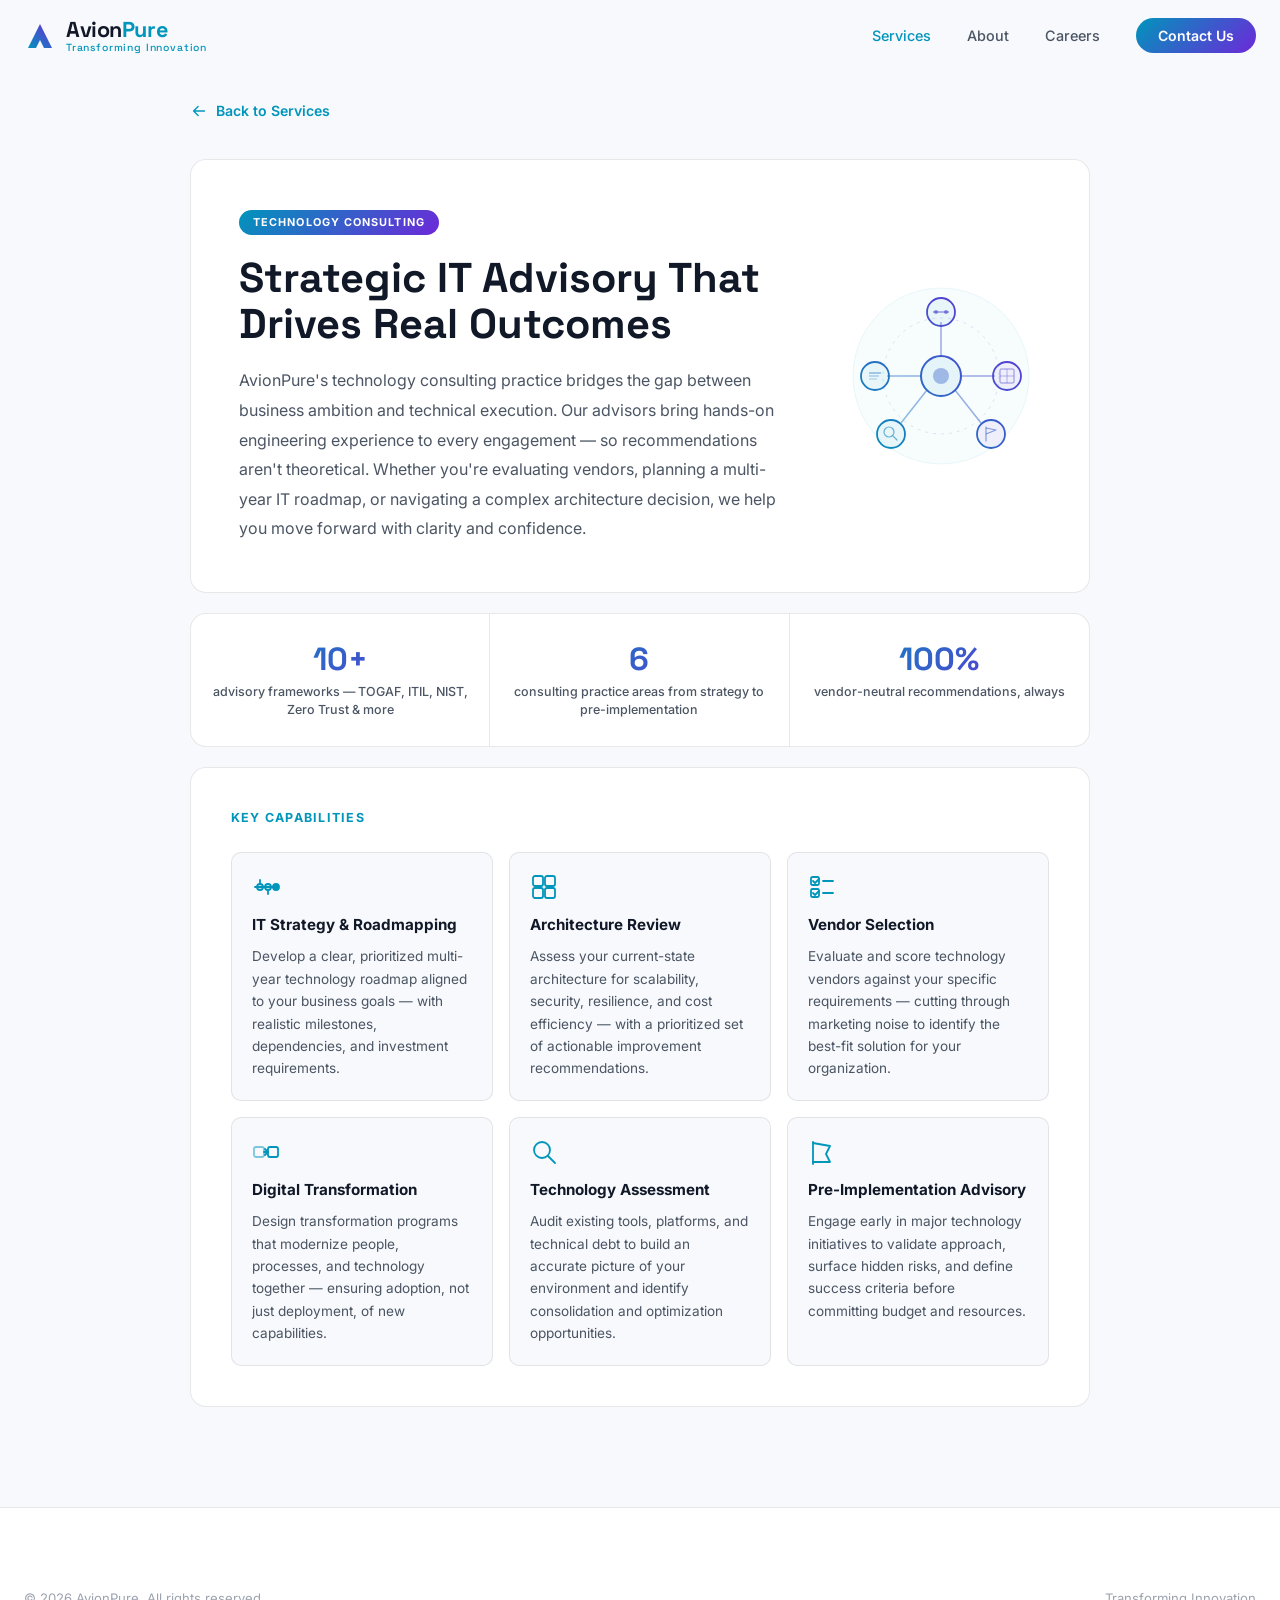
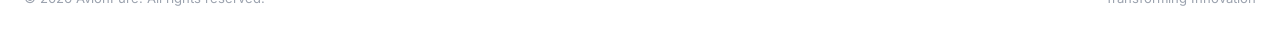
<file: services/technology-consulting.html>
<!DOCTYPE html>
<html lang="en">
<head>
  <meta charset="UTF-8" />
  <meta name="viewport" content="width=device-width, initial-scale=1.0" />
  <title>Technology Consulting — AvionPure</title>
  <link rel="stylesheet" href="../styles.css" />
  <link rel="preconnect" href="https://fonts.googleapis.com" />
  <link rel="preconnect" href="https://fonts.gstatic.com" crossorigin />
  <link href="https://fonts.googleapis.com/css2?family=Inter:wght@300;400;500;600;700;800;900&family=Space+Grotesk:wght@400;500;600;700&display=swap" rel="stylesheet" />
  <style>
    .svc-page { background: var(--bg2); padding: 100px 24px 80px; min-height: 100vh; }
    .svc-inner { max-width: 900px; margin: 0 auto; }
    .back-link { display: inline-flex; align-items: center; gap: 8px; font-size: 0.88rem; font-weight: 600; color: var(--cyan); margin-bottom: 36px; transition: gap var(--transition); }
    .back-link:hover { gap: 12px; }
    .back-link svg { transform: rotate(180deg); }
    .svc-hero { background: var(--bg); border: 1px solid var(--border); border-radius: var(--radius); padding: 48px; margin-bottom: 20px; display: flex; align-items: center; gap: 48px; overflow: hidden; }
    .svc-hero-content { flex: 1; min-width: 0; }
    .svc-hero-visual { flex: 0 0 200px; height: 200px; }
    .svc-badge { display: inline-block; font-size: 0.68rem; font-weight: 700; letter-spacing: 0.1em; text-transform: uppercase; background: var(--grad); color: white; padding: 4px 14px; border-radius: 100px; margin-bottom: 20px; }
    .svc-hero h1 { font-family: 'Space Grotesk', sans-serif; font-size: clamp(1.8rem, 3.5vw, 2.6rem); font-weight: 800; color: var(--text); margin-bottom: 20px; line-height: 1.1; }
    .svc-hero .overview { font-size: 1rem; color: var(--text2); line-height: 1.85; }
    .stats-strip { display: grid; grid-template-columns: repeat(3, 1fr); background: var(--bg); border: 1px solid var(--border); border-radius: var(--radius); overflow: hidden; margin-bottom: 20px; }
    .stat-cell { padding: 28px 20px; text-align: center; border-right: 1px solid var(--border); }
    .stat-cell:last-child { border-right: none; }
    .stat-num { font-family: 'Space Grotesk', sans-serif; font-size: 2rem; font-weight: 800; background: linear-gradient(135deg, #0095bb, #6d28d9); -webkit-background-clip: text; -webkit-text-fill-color: transparent; background-clip: text; line-height: 1.1; margin-bottom: 6px; }
    .stat-label { font-size: 0.78rem; color: var(--text2); font-weight: 500; line-height: 1.4; }
    .svc-block { background: var(--bg); border: 1px solid var(--border); border-radius: var(--radius); padding: 40px; margin-bottom: 20px; }
    .svc-block h2 { font-size: 0.78rem; font-weight: 700; letter-spacing: 0.1em; text-transform: uppercase; color: var(--cyan); margin-bottom: 24px; }
    .capabilities-grid { display: grid; grid-template-columns: repeat(auto-fit, minmax(240px, 1fr)); gap: 16px; }
    .cap-card { background: var(--bg2); border: 1px solid var(--border); border-radius: var(--radius-sm); padding: 20px; }
    .cap-icon { width: 28px; height: 28px; margin-bottom: 12px; display: block; color: var(--cyan); }
    .cap-card h4 { font-size: 0.95rem; font-weight: 700; color: var(--text); margin-bottom: 8px; }
    .cap-card p { font-size: 0.85rem; color: var(--text2); line-height: 1.65; }
    .tools-grid { display: flex; flex-wrap: wrap; gap: 10px; }
    .tool-chip { display: inline-flex; align-items: center; gap: 6px; font-size: 0.82rem; font-weight: 600; color: var(--cyan); background: rgba(0,149,187,0.07); border: 1px solid rgba(0,149,187,0.2); padding: 7px 16px; border-radius: 100px; }
    .usecases-list { display: flex; flex-direction: column; gap: 12px; }
    .usecase-item { display: flex; align-items: flex-start; gap: 14px; font-size: 0.93rem; color: var(--text2); line-height: 1.65; }
    .usecase-item::before { content: ''; flex-shrink: 0; width: 7px; height: 7px; border-radius: 50%; background: var(--grad); margin-top: 8px; }
    @media (max-width: 640px) {
      .svc-hero { flex-direction: column; gap: 28px; padding: 32px 24px; }
      .svc-hero-visual { display: none; }
      .stats-strip { grid-template-columns: 1fr; }
      .stat-cell { border-right: none; border-bottom: 1px solid var(--border); }
      .stat-cell:last-child { border-bottom: none; }
    }
  </style>
</head>
<body>
  <nav id="navbar" class="scrolled">
    <div class="nav-inner">
      <a href="../index.html" class="logo">
        <span class="logo-icon">
          <svg width="32" height="32" viewBox="0 0 32 32" fill="none">
            <path d="M4 28L16 4L28 28H20L16 20L12 28H4Z" fill="url(#logoGrad)"/>
            <defs><linearGradient id="logoGrad" x1="4" y1="28" x2="28" y2="4" gradientUnits="userSpaceOnUse"><stop stop-color="#0095bb"/><stop offset="1" stop-color="#6d28d9"/></linearGradient></defs>
          </svg>
        </span>
        <div class="logo-text-wrap">
          <span class="logo-name">Avion<span class="logo-accent">Pure</span></span>
          <span class="logo-tagline">Transforming Innovation</span>
        </div>
      </a>
      <ul class="nav-links">
        <li><a href="../services.html" style="color:var(--cyan);">Services</a></li>
        <li><a href="../about.html">About</a></li>
        <li><a href="../careers.html">Careers</a></li>
        <li><a href="../index.html#contact" class="btn-nav">Contact Us</a></li>
      </ul>
      <button class="hamburger" id="hamburger" aria-label="Menu"><span></span><span></span><span></span></button>
    </div>
    <div class="mobile-menu" id="mobileMenu">
      <a href="../services.html">Services</a>
      <a href="../about.html">About</a>
      <a href="../careers.html">Careers</a>
      <a href="../index.html#contact">Contact Us</a>
    </div>
  </nav>

  <div class="svc-page">
    <div class="svc-inner">
      <a href="../services.html" class="back-link">
        <svg width="18" height="18" viewBox="0 0 20 20" fill="none"><path d="M4 10H16M16 10L11 5M16 10L11 15" stroke="currentColor" stroke-width="1.5" stroke-linecap="round"/></svg>
        Back to Services
      </a>

      <!-- Hero -->
      <div class="svc-hero">
        <div class="svc-hero-content">
          <div class="svc-badge">Technology Consulting</div>
          <h1>Strategic IT Advisory That<br/>Drives Real Outcomes</h1>
          <p class="overview">AvionPure's technology consulting practice bridges the gap between business ambition and technical execution. Our advisors bring hands-on engineering experience to every engagement — so recommendations aren't theoretical. Whether you're evaluating vendors, planning a multi-year IT roadmap, or navigating a complex architecture decision, we help you move forward with clarity and confidence.</p>
        </div>
        <div class="svc-hero-visual">
          <svg viewBox="0 0 200 200" fill="none" width="200" height="200" xmlns="http://www.w3.org/2000/svg">
            <defs>
              <linearGradient id="hg4" x1="20" y1="180" x2="180" y2="20" gradientUnits="userSpaceOnUse">
                <stop stop-color="#0095bb"/><stop offset="1" stop-color="#6d28d9"/>
              </linearGradient>
            </defs>
            <!-- Outer guide ring -->
            <circle cx="100" cy="100" r="88" fill="rgba(0,149,187,0.03)" stroke="rgba(0,149,187,0.08)" stroke-width="1"/>
            <!-- Inner orbit ring -->
            <circle cx="100" cy="100" r="58" stroke="url(#hg4)" stroke-width="0.8" stroke-dasharray="3 5" opacity="0.2"/>
            <!-- Center hub -->
            <circle cx="100" cy="100" r="20" stroke="url(#hg4)" stroke-width="2" fill="rgba(0,149,187,0.08)"/>
            <circle cx="100" cy="100" r="8" fill="url(#hg4)" opacity="0.4"/>
            <!-- Satellite nodes + connecting lines -->
            <!-- Top -->
            <line x1="100" y1="80" x2="100" y2="46" stroke="url(#hg4)" stroke-width="1.5" opacity="0.5"/>
            <circle cx="100" cy="36" r="14" stroke="url(#hg4)" stroke-width="1.8" fill="rgba(0,149,187,0.06)"/>
            <!-- Right -->
            <line x1="120" y1="100" x2="154" y2="100" stroke="url(#hg4)" stroke-width="1.5" opacity="0.5"/>
            <circle cx="166" cy="100" r="14" stroke="url(#hg4)" stroke-width="1.8" fill="rgba(109,40,217,0.06)"/>
            <!-- Bottom left -->
            <line x1="86" y1="114" x2="60" y2="147" stroke="url(#hg4)" stroke-width="1.5" opacity="0.5"/>
            <circle cx="50" cy="158" r="14" stroke="url(#hg4)" stroke-width="1.8" fill="rgba(0,149,187,0.06)"/>
            <!-- Bottom right -->
            <line x1="114" y1="114" x2="140" y2="147" stroke="url(#hg4)" stroke-width="1.5" opacity="0.5"/>
            <circle cx="150" cy="158" r="14" stroke="url(#hg4)" stroke-width="1.8" fill="rgba(109,40,217,0.06)"/>
            <!-- Left -->
            <line x1="80" y1="100" x2="46" y2="100" stroke="url(#hg4)" stroke-width="1.5" opacity="0.5"/>
            <circle cx="34" cy="100" r="14" stroke="url(#hg4)" stroke-width="1.8" fill="rgba(0,149,187,0.06)"/>
            <!-- Mini icons inside satellite nodes -->
            <!-- Top: roadmap timeline -->
            <line x1="92" y1="36" x2="108" y2="36" stroke="url(#hg4)" stroke-width="1.2" opacity="0.7"/>
            <circle cx="95" cy="36" r="2" fill="url(#hg4)" opacity="0.6"/>
            <circle cx="105" cy="36" r="2" fill="url(#hg4)" opacity="0.6"/>
            <!-- Right: architecture grid -->
            <rect x="159" y="93" width="14" height="14" rx="1" stroke="url(#hg4)" stroke-width="1" fill="none" opacity="0.6"/>
            <line x1="166" y1="93" x2="166" y2="107" stroke="url(#hg4)" stroke-width="1" opacity="0.4"/>
            <line x1="159" y1="100" x2="173" y2="100" stroke="url(#hg4)" stroke-width="1" opacity="0.4"/>
            <!-- Left: checklist -->
            <line x1="28" y1="97" x2="40" y2="97" stroke="url(#hg4)" stroke-width="1.2" opacity="0.6"/>
            <line x1="28" y1="100" x2="38" y2="100" stroke="url(#hg4)" stroke-width="1.2" opacity="0.4"/>
            <line x1="28" y1="103" x2="36" y2="103" stroke="url(#hg4)" stroke-width="1.2" opacity="0.3"/>
            <!-- Bottom left: magnifier -->
            <circle cx="48" cy="156" r="5" stroke="url(#hg4)" stroke-width="1.2" fill="none" opacity="0.6"/>
            <line x1="52" y1="160" x2="56" y2="164" stroke="url(#hg4)" stroke-width="1.2" stroke-linecap="round" opacity="0.6"/>
            <!-- Bottom right: flag -->
            <line x1="145" y1="151" x2="145" y2="165" stroke="url(#hg4)" stroke-width="1.2" stroke-linecap="round" opacity="0.6"/>
            <path d="M145 152L155 154L145 158" stroke="url(#hg4)" stroke-width="1.2" fill="none" stroke-linejoin="round" opacity="0.6"/>
          </svg>
        </div>
      </div>

      <!-- Stats -->
      <div class="stats-strip">
        <div class="stat-cell">
          <div class="stat-num">10+</div>
          <div class="stat-label">advisory frameworks — TOGAF, ITIL, NIST, Zero Trust &amp; more</div>
        </div>
        <div class="stat-cell">
          <div class="stat-num">6</div>
          <div class="stat-label">consulting practice areas from strategy to pre-implementation</div>
        </div>
        <div class="stat-cell">
          <div class="stat-num">100%</div>
          <div class="stat-label">vendor-neutral recommendations, always</div>
        </div>
      </div>

      <!-- Key Capabilities -->
      <div class="svc-block">
        <h2>Key Capabilities</h2>
        <div class="capabilities-grid">
          <div class="cap-card">
            <svg class="cap-icon" viewBox="0 0 28 28" fill="none" stroke="currentColor" stroke-width="1.8" stroke-linecap="round">
              <line x1="3" y1="14" x2="25" y2="14"/>
              <circle cx="8" cy="14" r="3" fill="currentColor" fill-opacity="0.15"/>
              <circle cx="16" cy="14" r="3" fill="currentColor" fill-opacity="0.15"/>
              <circle cx="24" cy="14" r="3" fill="currentColor"/>
              <line x1="8" y1="11" x2="8" y2="7"/>
              <line x1="16" y1="17" x2="16" y2="21"/>
            </svg>
            <h4>IT Strategy &amp; Roadmapping</h4>
            <p>Develop a clear, prioritized multi-year technology roadmap aligned to your business goals — with realistic milestones, dependencies, and investment requirements.</p>
          </div>
          <div class="cap-card">
            <svg class="cap-icon" viewBox="0 0 28 28" fill="none" stroke="currentColor" stroke-width="1.8" stroke-linecap="round" stroke-linejoin="round">
              <rect x="3" y="3" width="10" height="10" rx="2"/>
              <rect x="15" y="3" width="10" height="10" rx="2"/>
              <rect x="3" y="15" width="10" height="10" rx="2"/>
              <rect x="15" y="15" width="10" height="10" rx="2"/>
            </svg>
            <h4>Architecture Review</h4>
            <p>Assess your current-state architecture for scalability, security, resilience, and cost efficiency — with a prioritized set of actionable improvement recommendations.</p>
          </div>
          <div class="cap-card">
            <svg class="cap-icon" viewBox="0 0 28 28" fill="none" stroke="currentColor" stroke-width="1.8" stroke-linecap="round" stroke-linejoin="round">
              <rect x="3" y="4" width="8" height="8" rx="1.5"/>
              <path d="M5 8L7 10L11 6"/>
              <rect x="3" y="16" width="8" height="8" rx="1.5"/>
              <path d="M5 20L7 22L11 18"/>
              <line x1="15" y1="8" x2="25" y2="8"/>
              <line x1="15" y1="20" x2="25" y2="20"/>
            </svg>
            <h4>Vendor Selection</h4>
            <p>Evaluate and score technology vendors against your specific requirements — cutting through marketing noise to identify the best-fit solution for your organization.</p>
          </div>
          <div class="cap-card">
            <svg class="cap-icon" viewBox="0 0 28 28" fill="none" stroke="currentColor" stroke-width="1.8" stroke-linecap="round" stroke-linejoin="round">
              <rect x="2" y="9" width="10" height="10" rx="2" opacity="0.5"/>
              <rect x="16" y="9" width="10" height="10" rx="2"/>
              <path d="M13 11L16 14L13 17"/>
              <line x1="12" y1="14" x2="16" y2="14"/>
            </svg>
            <h4>Digital Transformation</h4>
            <p>Design transformation programs that modernize people, processes, and technology together — ensuring adoption, not just deployment, of new capabilities.</p>
          </div>
          <div class="cap-card">
            <svg class="cap-icon" viewBox="0 0 28 28" fill="none" stroke="currentColor" stroke-width="1.8" stroke-linecap="round">
              <circle cx="12" cy="12" r="8"/>
              <line x1="18" y1="18" x2="25" y2="25"/>
            </svg>
            <h4>Technology Assessment</h4>
            <p>Audit existing tools, platforms, and technical debt to build an accurate picture of your environment and identify consolidation and optimization opportunities.</p>
          </div>
          <div class="cap-card">
            <svg class="cap-icon" viewBox="0 0 28 28" fill="none" stroke="currentColor" stroke-width="1.8" stroke-linecap="round" stroke-linejoin="round">
              <line x1="5" y1="4" x2="5" y2="26"/>
              <path d="M5 5L22 8L18 16L22 24L5 24"/>
            </svg>
            <h4>Pre-Implementation Advisory</h4>
            <p>Engage early in major technology initiatives to validate approach, surface hidden risks, and define success criteria before committing budget and resources.</p>
          </div>
        </div>
      </div>

    </div>
  </div>

  <footer>
    <div class="container">
      <div class="footer-bottom" style="border-top:none; padding-top:0;">
        <span>&copy; 2026 AvionPure. All rights reserved.</span>
        <span>Transforming Innovation</span>
      </div>
    </div>
  </footer>
  <script src="../script.js"></script>
</body>
</html>
</file>
<file: styles.css>
/* ===== RESET & BASE ===== */
*, *::before, *::after { box-sizing: border-box; margin: 0; padding: 0; }

:root {
  --bg: #ffffff;
  --bg2: #f7f9fc;
  --bg3: #edf0f7;
  --surface: rgba(0,0,0,0.03);
  --surface2: rgba(0,0,0,0.055);
  --border: rgba(0,0,0,0.09);
  --border2: rgba(0,120,180,0.25);
  --text: #111827;
  --text2: #4b5563;
  --text3: #9ca3af;
  --cyan: #0095bb;
  --purple: #6d28d9;
  --grad: linear-gradient(135deg, #0095bb, #6d28d9);
  --grad2: linear-gradient(135deg, #6d28d9, #0095bb);
  --glow-cyan: 0 0 40px rgba(0,149,187,0.12);
  --glow-purple: 0 0 40px rgba(109,40,217,0.12);
  --radius: 16px;
  --radius-sm: 10px;
  --transition: 0.3s cubic-bezier(0.4,0,0.2,1);
}

html { scroll-behavior: smooth; font-size: 16px; }

body {
  background: var(--bg);
  color: var(--text);
  font-family: 'Inter', sans-serif;
  line-height: 1.6;
  overflow-x: hidden;
}

.container { max-width: 1280px; margin: 0 auto; padding: 0 24px; }

a { text-decoration: none; color: inherit; }
ul { list-style: none; }
img { display: block; max-width: 100%; }

/* ===== SCROLLBAR ===== */
::-webkit-scrollbar { width: 6px; }
::-webkit-scrollbar-track { background: var(--bg2); }
::-webkit-scrollbar-thumb { background: rgba(0,149,187,0.3); border-radius: 3px; }

/* ===== SELECTION ===== */
::selection { background: rgba(0,149,187,0.15); color: var(--text); }

/* ===== GRADIENT TEXT ===== */
.gradient-text {
  background: var(--grad);
  -webkit-background-clip: text;
  background-clip: text;
  -webkit-text-fill-color: transparent;
}

/* ===== SECTION BASE ===== */
section { padding: 100px 0; position: relative; }
section:nth-child(even) { background: var(--bg2); }

.section-header { text-align: center; margin-bottom: 64px; }
.section-header h2 { font-size: clamp(2rem, 4vw, 3rem); font-weight: 800; font-family: 'Space Grotesk', sans-serif; margin-bottom: 16px; }
.section-header p { color: var(--text2); font-size: 1.1rem; max-width: 520px; margin: 0 auto; }

.section-tag {
  display: inline-block;
  font-size: 0.75rem;
  font-weight: 600;
  letter-spacing: 0.12em;
  text-transform: uppercase;
  color: var(--cyan);
  border: 1px solid rgba(0,149,187,0.3);
  background: rgba(0,149,187,0.06);
  padding: 5px 14px;
  border-radius: 100px;
  margin-bottom: 16px;
}

/* ===== NAVBAR ===== */
#navbar {
  position: fixed;
  top: 0; left: 0; right: 0;
  z-index: 1000;
  transition: var(--transition);
  padding: 0;
}
#navbar.scrolled {
  background: rgba(255,255,255,0.92);
  backdrop-filter: blur(20px);
  border-bottom: 1px solid var(--border);
  box-shadow: 0 2px 24px rgba(0,0,0,0.07);
}
.nav-inner {
  max-width: 1280px;
  margin: 0 auto;
  padding: 18px 24px;
  display: flex;
  align-items: center;
  justify-content: space-between;
}
.logo {
  font-family: 'Space Grotesk', sans-serif;
  font-weight: 700;
  display: flex;
  align-items: center;
  gap: 10px;
  color: var(--text);
  letter-spacing: -0.02em;
  text-decoration: none;
}
.logo-text-wrap {
  display: flex;
  flex-direction: column;
  line-height: 1.1;
}
.logo-name {
  font-size: 1.35rem;
  font-weight: 700;
  letter-spacing: -0.02em;
}
.logo-accent { color: var(--cyan); }
.logo-tagline {
  font-size: 0.65rem;
  font-weight: 500;
  letter-spacing: 0.08em;
  text-transform: none;
  color: var(--cyan);
}
.logo-icon { display: flex; align-items: center; }
.nav-links {
  display: flex;
  align-items: center;
  gap: 36px;
}
.nav-links a {
  font-size: 0.9rem;
  font-weight: 500;
  color: var(--text2);
  transition: color var(--transition);
}
.nav-links a:hover { color: var(--text); }
.btn-nav {
  background: var(--grad);
  color: white !important;
  padding: 9px 22px;
  border-radius: 100px;
  font-weight: 600 !important;
  font-size: 0.88rem !important;
  transition: opacity var(--transition), transform var(--transition) !important;
}
.btn-nav:hover { opacity: 0.9; transform: translateY(-1px); }
.hamburger {
  display: none;
  flex-direction: column;
  gap: 5px;
  background: none;
  border: none;
  cursor: pointer;
  padding: 4px;
}
.hamburger span {
  display: block;
  width: 24px; height: 2px;
  background: var(--text);
  border-radius: 2px;
  transition: var(--transition);
}
.mobile-menu {
  display: none;
  flex-direction: column;
  gap: 0;
  background: rgba(255,255,255,0.97);
  border-top: 1px solid var(--border);
  padding: 0;
  max-height: 0;
  overflow: hidden;
  transition: max-height 0.4s ease, padding 0.3s;
}
.mobile-menu.open {
  max-height: 300px;
  padding: 12px 0 20px;
}
.mobile-menu a {
  padding: 14px 28px;
  font-size: 1rem;
  font-weight: 500;
  color: var(--text2);
  transition: color var(--transition);
}
.mobile-menu a:hover { color: var(--cyan); }

/* ===== HERO ===== */
#hero {
  min-height: 100vh;
  display: flex;
  align-items: center;
  justify-content: center;
  position: relative;
  overflow: hidden;
  padding: 120px 24px 80px;
  background: radial-gradient(ellipse 80% 60% at 50% 0%, rgba(109,40,217,0.06) 0%, transparent 60%),
              radial-gradient(ellipse 50% 40% at 80% 50%, rgba(0,149,187,0.05) 0%, transparent 50%),
              var(--bg);
}
#particleCanvas {
  position: absolute;
  inset: 0;
  pointer-events: none;
  opacity: 0.45;
}
.hero-content {
  position: relative;
  z-index: 2;
  max-width: 680px;
  flex: 1;
}
.hero-badge {
  display: inline-flex;
  align-items: center;
  gap: 8px;
  font-size: 0.8rem;
  font-weight: 600;
  letter-spacing: 0.1em;
  text-transform: uppercase;
  color: var(--cyan);
  border: 1px solid rgba(0,149,187,0.25);
  background: rgba(0,149,187,0.06);
  padding: 6px 16px;
  border-radius: 100px;
  margin-bottom: 28px;
  animation: fadeUp 0.8s ease both;
}
.hero-badge::before {
  content: '';
  width: 6px; height: 6px;
  border-radius: 50%;
  background: var(--cyan);
  animation: pulse 2s infinite;
}
@keyframes pulse {
  0%, 100% { opacity: 1; transform: scale(1); }
  50% { opacity: 0.4; transform: scale(0.7); }
}
.hero-title {
  font-family: 'Space Grotesk', sans-serif;
  font-size: clamp(3rem, 7vw, 5.5rem);
  font-weight: 800;
  line-height: 1.05;
  letter-spacing: -0.03em;
  margin-bottom: 24px;
  color: var(--text);
  animation: fadeUp 0.8s 0.1s ease both;
}
.hero-sub {
  font-size: 1.15rem;
  color: var(--text2);
  line-height: 1.7;
  max-width: 520px;
  margin-bottom: 40px;
  animation: fadeUp 0.8s 0.2s ease both;
}
.hero-cta {
  display: flex;
  gap: 16px;
  flex-wrap: wrap;
  animation: fadeUp 0.8s 0.3s ease both;
}
.btn-primary {
  display: inline-flex;
  align-items: center;
  gap: 8px;
  background: var(--grad);
  color: white;
  padding: 14px 32px;
  border-radius: 100px;
  font-weight: 600;
  font-size: 0.95rem;
  transition: transform var(--transition), box-shadow var(--transition);
  box-shadow: 0 4px 20px rgba(0,149,187,0.2);
}
.btn-primary:hover {
  transform: translateY(-2px);
  box-shadow: 0 8px 28px rgba(0,149,187,0.3);
}
.btn-ghost {
  display: inline-flex;
  align-items: center;
  gap: 8px;
  background: transparent;
  color: var(--text);
  padding: 14px 32px;
  border-radius: 100px;
  font-weight: 600;
  font-size: 0.95rem;
  border: 1px solid var(--border2);
  transition: background var(--transition), border-color var(--transition), transform var(--transition);
}
.btn-ghost:hover {
  background: rgba(0,149,187,0.05);
  border-color: var(--cyan);
  transform: translateY(-2px);
}

/* ===== HERO VISUAL ===== */
.hero-visual {
  position: relative;
  width: 380px;
  height: 380px;
  flex-shrink: 0;
  display: none;
}
@media (min-width: 1024px) { .hero-visual { display: block; } }

.orbit-ring {
  position: absolute;
  border-radius: 50%;
  border: 1px solid rgba(0,149,187,0.15);
  top: 50%; left: 50%;
  transform: translate(-50%, -50%);
}
.ring-1 { width: 160px; height: 160px; animation: spin 8s linear infinite; }
.ring-2 { width: 260px; height: 260px; border-color: rgba(109,40,217,0.1); animation: spin 14s linear infinite reverse; }
.ring-3 { width: 360px; height: 360px; border-style: dashed; animation: spin 22s linear infinite; }

.orbit-center {
  position: absolute;
  top: 50%; left: 50%;
  transform: translate(-50%, -50%);
  width: 100px; height: 100px;
  background: var(--bg);
  border: 1px solid var(--border2);
  border-radius: 50%;
  display: flex;
  align-items: center;
  justify-content: center;
  box-shadow: 0 0 40px rgba(0,149,187,0.1), 0 0 80px rgba(109,40,217,0.07);
  animation: float 4s ease-in-out infinite;
}

.orbit-dot {
  position: absolute;
  width: 10px; height: 10px;
  border-radius: 50%;
  background: var(--grad);
  top: 50%; left: 50%;
}
.dot-1 { animation: orbitDot 8s linear infinite; box-shadow: 0 0 10px var(--cyan); }
.dot-2 { animation: orbitDot2 14s linear infinite reverse; box-shadow: 0 0 10px var(--purple); width: 7px; height: 7px; }
.dot-3 { animation: orbitDot3 22s linear infinite; background: var(--grad2); box-shadow: 0 0 10px var(--purple); width: 8px; height: 8px; }

@keyframes orbitDot {
  from { transform: rotate(0deg) translateX(80px); }
  to   { transform: rotate(360deg) translateX(80px); }
}
@keyframes orbitDot2 {
  from { transform: rotate(0deg) translateX(130px); }
  to   { transform: rotate(360deg) translateX(130px); }
}
@keyframes orbitDot3 {
  from { transform: rotate(60deg) translateX(180px); }
  to   { transform: rotate(420deg) translateX(180px); }
}

@keyframes spin { from { transform: translate(-50%,-50%) rotate(0); } to { transform: translate(-50%,-50%) rotate(360deg); } }
@keyframes float { 0%, 100% { transform: translate(-50%,-50%) translateY(0); } 50% { transform: translate(-50%,-50%) translateY(-12px); } }

/* ===== SCROLL INDICATOR ===== */
.scroll-indicator {
  position: absolute;
  bottom: 36px;
  left: 50%;
  transform: translateX(-50%);
  display: flex;
  flex-direction: column;
  align-items: center;
  gap: 8px;
  opacity: 0.35;
  font-size: 0.7rem;
  letter-spacing: 0.1em;
  text-transform: uppercase;
  color: var(--text3);
}
.scroll-line {
  width: 1px;
  height: 36px;
  background: linear-gradient(to bottom, transparent, var(--cyan));
  animation: scrollPulse 2s ease infinite;
}
@keyframes scrollPulse {
  0% { transform: scaleY(0); transform-origin: top; }
  50% { transform: scaleY(1); transform-origin: top; }
  51% { transform: scaleY(1); transform-origin: bottom; }
  100% { transform: scaleY(0); transform-origin: bottom; }
}

/* ===== SERVICES ===== */
#services { background: var(--bg); }
.services-grid {
  display: grid;
  grid-template-columns: repeat(4, 1fr);
  gap: 20px;
}
@media (max-width: 1024px) { .services-grid { grid-template-columns: repeat(2, 1fr); } }
@media (max-width: 600px)  { .services-grid { grid-template-columns: 1fr; } }

.service-card {
  position: relative;
  background: var(--surface);
  border: 1px solid var(--border);
  border-radius: var(--radius);
  padding: 32px 26px;
  transition: transform var(--transition), border-color var(--transition), box-shadow var(--transition);
  overflow: hidden;
  cursor: default;
}
.service-card:hover {
  transform: translateY(-5px);
  border-color: rgba(0,149,187,0.3);
  box-shadow: 0 8px 32px rgba(0,0,0,0.07);
}
.service-card:hover .card-glow { opacity: 1; }
.card-glow {
  position: absolute;
  inset: -1px;
  border-radius: var(--radius);
  background: radial-gradient(ellipse at top left, rgba(0,149,187,0.06), transparent 60%);
  opacity: 0;
  transition: opacity var(--transition);
  pointer-events: none;
}
.service-card.featured {
  border-color: rgba(0,149,187,0.2);
  background: linear-gradient(135deg, rgba(0,149,187,0.04), rgba(109,40,217,0.04));
}
.featured-badge {
  position: absolute;
  top: 18px; right: 18px;
  font-size: 0.68rem;
  font-weight: 600;
  letter-spacing: 0.08em;
  text-transform: uppercase;
  background: var(--grad);
  color: white;
  padding: 3px 10px;
  border-radius: 100px;
}
.service-icon {
  width: 58px; height: 58px;
  background: var(--surface2);
  border: 1px solid var(--border);
  border-radius: 13px;
  display: flex;
  align-items: center;
  justify-content: center;
  margin-bottom: 20px;
  transition: border-color var(--transition);
}
.service-card:hover .service-icon { border-color: rgba(0,149,187,0.3); }
.service-card h3 {
  font-family: 'Space Grotesk', sans-serif;
  font-size: 1.08rem;
  font-weight: 700;
  margin-bottom: 10px;
  color: var(--text);
}
.service-card p { color: var(--text2); font-size: 0.88rem; line-height: 1.65; margin-bottom: 18px; }
.service-tags { display: flex; flex-wrap: wrap; gap: 7px; margin-bottom: 24px; }
.know-more-link {
  display: inline-flex; align-items: center; gap: 6px;
  font-size: 0.82rem; font-weight: 700; color: var(--cyan);
  transition: gap var(--transition), color var(--transition);
  margin-top: auto;
}
.know-more-link:hover { gap: 10px; color: var(--purple); }
.know-more-link svg { transition: transform var(--transition); }
.know-more-link:hover svg { transform: translateX(3px); }
.service-tags li {
  font-size: 0.7rem;
  font-weight: 600;
  letter-spacing: 0.04em;
  color: var(--cyan);
  background: rgba(0,149,187,0.07);
  border: 1px solid rgba(0,149,187,0.15);
  padding: 3px 9px;
  border-radius: 100px;
}
.card-link {
  display: inline-flex;
  align-items: center;
  gap: 6px;
  font-size: 0.86rem;
  font-weight: 600;
  color: var(--cyan);
  transition: gap var(--transition);
}
.card-link:hover { gap: 10px; }

/* ===== ABOUT ===== */
#about { background: var(--bg2); }
.about-grid {
  display: grid;
  grid-template-columns: 1fr;
  gap: 0;
  max-width: 820px;
  margin: 0 auto;
}

.about-text .section-tag { display: inline-block; }
.about-text h2 {
  font-family: 'Space Grotesk', sans-serif;
  font-size: clamp(1.8rem, 3.5vw, 2.8rem);
  font-weight: 800;
  margin: 12px 0 20px;
  line-height: 1.1;
  color: var(--text);
}
.about-text > p { color: var(--text2); font-size: 1rem; line-height: 1.75; margin-bottom: 40px; }

.about-pillars { display: grid; grid-template-columns: repeat(3, 1fr); gap: 28px; }
@media (max-width: 700px) { .about-pillars { grid-template-columns: 1fr; gap: 20px; } }

.pillar {
  display: flex;
  flex-direction: column;
  gap: 12px;
  background: var(--bg);
  border: 1px solid var(--border);
  border-radius: var(--radius-sm);
  padding: 24px 20px;
  transition: border-color var(--transition), box-shadow var(--transition);
}
.pillar:hover {
  border-color: rgba(0,149,187,0.25);
  box-shadow: 0 4px 20px rgba(0,0,0,0.06);
}
.pillar-icon {
  width: 40px; height: 40px;
  background: linear-gradient(135deg, rgba(0,149,187,0.1), rgba(109,40,217,0.1));
  border: 1px solid rgba(0,149,187,0.2);
  border-radius: 10px;
  display: flex;
  align-items: center;
  justify-content: center;
  font-size: 1.1rem;
}
.pillar h4 { font-weight: 700; font-size: 0.95rem; color: var(--text); }
.pillar p { color: var(--text2); font-size: 0.86rem; line-height: 1.6; }

/* ===== CAREERS ===== */
#careers { background: var(--bg); }
.jobs-list {
  display: grid;
  grid-template-columns: repeat(4, 1fr);
  gap: 20px;
}
@media (max-width: 1024px) { .jobs-list { grid-template-columns: repeat(2, 1fr); } }
@media (max-width: 600px)  { .jobs-list { grid-template-columns: 1fr; } }

.job-card {
  background: var(--surface);
  border: 1px solid var(--border);
  border-radius: var(--radius);
  padding: 28px 24px;
  transition: var(--transition);
  position: relative;
  overflow: hidden;
  display: flex;
  flex-direction: column;
}
.job-card:hover {
  border-color: rgba(0,149,187,0.3);
  transform: translateY(-4px);
  box-shadow: 0 8px 28px rgba(0,0,0,0.07);
}
.job-card.featured-job {
  border-color: rgba(0,149,187,0.2);
  background: linear-gradient(135deg, rgba(0,149,187,0.03), rgba(109,40,217,0.03));
}
.job-badge {
  position: absolute;
  top: 18px; right: 18px;
  font-size: 0.65rem;
  font-weight: 700;
  letter-spacing: 0.1em;
  text-transform: uppercase;
  background: var(--grad);
  color: white;
  padding: 3px 9px;
  border-radius: 100px;
}
.job-header {
  display: flex;
  align-items: flex-start;
  gap: 14px;
  margin-bottom: 14px;
}
.job-icon {
  flex-shrink: 0;
  width: 44px; height: 44px;
  background: var(--surface2);
  border: 1px solid var(--border);
  border-radius: 11px;
  display: flex;
  align-items: center;
  justify-content: center;
  transition: border-color var(--transition);
}
.job-card:hover .job-icon { border-color: rgba(0,149,187,0.3); }
.job-header h3 { font-weight: 700; font-size: 1rem; margin-bottom: 4px; color: var(--text); }
.job-type { font-size: 0.75rem; color: var(--text3); font-weight: 500; }
.job-card > p { color: var(--text2); font-size: 0.85rem; line-height: 1.65; margin-bottom: 18px; flex: 1; }
.job-skills { display: flex; flex-wrap: wrap; gap: 7px; margin-bottom: 22px; }
.job-skills span {
  font-size: 0.7rem;
  font-weight: 500;
  color: var(--text2);
  background: var(--surface2);
  border: 1px solid var(--border);
  padding: 3px 9px;
  border-radius: 100px;
}
.btn-apply {
  display: inline-flex;
  align-items: center;
  gap: 6px;
  background: var(--grad);
  color: white;
  padding: 10px 22px;
  border-radius: 100px;
  font-weight: 600;
  font-size: 0.83rem;
  transition: transform var(--transition), box-shadow var(--transition);
  align-self: flex-start;
}
.btn-apply:hover {
  transform: translateY(-2px);
  box-shadow: 0 6px 18px rgba(0,149,187,0.22);
}

/* ===== CONTACT ===== */
#contact { background: var(--bg2); }
.contact-grid {
  display: grid;
  grid-template-columns: 1fr 2fr;
  gap: 56px;
  align-items: flex-start;
}
@media (max-width: 860px) { .contact-grid { grid-template-columns: 1fr; gap: 36px; } }

.contact-info { display: flex; flex-direction: column; gap: 20px; }
.contact-card {
  display: flex;
  align-items: flex-start;
  gap: 16px;
  background: var(--bg);
  border: 1px solid var(--border);
  border-radius: var(--radius-sm);
  padding: 20px;
  transition: var(--transition);
}
.contact-card:hover { border-color: var(--border2); transform: translateX(4px); box-shadow: 0 4px 16px rgba(0,0,0,0.06); }
.contact-icon {
  flex-shrink: 0;
  width: 48px; height: 48px;
  background: rgba(0,149,187,0.06);
  border: 1px solid rgba(0,149,187,0.15);
  border-radius: 10px;
  display: flex;
  align-items: center;
  justify-content: center;
}
.contact-card h4 { font-weight: 700; font-size: 0.88rem; margin-bottom: 4px; color: var(--text); }
.contact-card a, .contact-card span { color: var(--text2); font-size: 0.85rem; transition: color var(--transition); }
.contact-card a:hover { color: var(--cyan); }

/* ===== FORM ===== */
.contact-form {
  background: var(--bg);
  border: 1px solid var(--border);
  border-radius: var(--radius);
  padding: 40px;
  box-shadow: 0 2px 20px rgba(0,0,0,0.05);
}
.form-row { display: grid; grid-template-columns: 1fr 1fr; gap: 20px; }
@media (max-width: 600px) { .form-row { grid-template-columns: 1fr; } }

.form-group { display: flex; flex-direction: column; gap: 8px; margin-bottom: 20px; }
.form-group label { font-size: 0.82rem; font-weight: 600; color: var(--text2); letter-spacing: 0.03em; }
.form-group input,
.form-group select,
.form-group textarea {
  background: var(--bg2);
  border: 1px solid var(--border);
  border-radius: var(--radius-sm);
  padding: 12px 16px;
  color: var(--text);
  font-family: inherit;
  font-size: 0.92rem;
  transition: border-color var(--transition), box-shadow var(--transition);
  outline: none;
  width: 100%;
}
.form-group select {
  appearance: none;
  background-image: url("data:image/svg+xml,%3Csvg width='16' height='16' viewBox='0 0 16 16' fill='none' xmlns='http://www.w3.org/2000/svg'%3E%3Cpath d='M4 6L8 10L12 6' stroke='%239ca3af' stroke-width='1.5' stroke-linecap='round'/%3E%3C/svg%3E");
  background-repeat: no-repeat;
  background-position: right 12px center;
  background-color: var(--bg2);
  padding-right: 36px;
}
.form-group input:focus,
.form-group select:focus,
.form-group textarea:focus {
  border-color: rgba(0,149,187,0.4);
  box-shadow: 0 0 0 3px rgba(0,149,187,0.07);
  background: var(--bg);
}
.form-group input::placeholder,
.form-group textarea::placeholder { color: var(--text3); }
.form-group textarea { resize: vertical; min-height: 120px; }

.btn-submit {
  width: 100%;
  display: flex;
  align-items: center;
  justify-content: center;
  gap: 10px;
  background: var(--grad);
  color: white;
  border: none;
  padding: 15px 32px;
  border-radius: 100px;
  font-size: 0.95rem;
  font-weight: 700;
  font-family: inherit;
  cursor: pointer;
  transition: transform var(--transition), box-shadow var(--transition), opacity var(--transition);
  box-shadow: 0 4px 20px rgba(0,149,187,0.18);
}
.btn-submit:hover {
  transform: translateY(-2px);
  box-shadow: 0 8px 28px rgba(0,149,187,0.28);
}
.btn-submit:active { transform: translateY(0); }

.form-success {
  display: none;
  align-items: center;
  gap: 12px;
  margin-top: 16px;
  padding: 14px 18px;
  background: rgba(0,149,187,0.05);
  border: 1px solid rgba(0,149,187,0.2);
  border-radius: var(--radius-sm);
  color: var(--text);
  font-size: 0.9rem;
  font-weight: 500;
}
.form-success.show { display: flex; animation: fadeUp 0.4s ease; }

/* ===== FOOTER ===== */
footer {
  background: var(--bg);
  border-top: 1px solid var(--border);
  padding: 80px 0 40px;
}
.footer-grid {
  display: grid;
  grid-template-columns: 2fr 1fr 1fr 1fr;
  gap: 48px;
  margin-bottom: 60px;
}
@media (max-width: 860px) { .footer-grid { grid-template-columns: 1fr 1fr; gap: 32px; } }
@media (max-width: 540px) { .footer-grid { grid-template-columns: 1fr; } }

.footer-brand {
  display: flex;
  align-items: center;
  justify-content: flex-end;
  padding-right: 24px;
}
.footer-brand .logo {
  flex-direction: row;
  align-items: center;
  gap: 12px;
}
.footer-brand .logo-icon svg {
  width: 44px;
  height: 44px;
}
.footer-brand .logo-text-wrap {
  gap: 3px;
}
.footer-brand .logo-name {
  font-size: 1.9rem;
}
.footer-brand .logo-tagline {
  font-size: 0.78rem;
  letter-spacing: 0.08em;
}
.footer-col h5 {
  font-weight: 700;
  font-size: 0.78rem;
  letter-spacing: 0.1em;
  text-transform: uppercase;
  color: var(--cyan);
  margin-bottom: 20px;
}
.footer-col ul { display: flex; flex-direction: column; gap: 12px; }
.footer-col li a, .footer-col li {
  color: var(--text3);
  font-size: 0.88rem;
  transition: color var(--transition);
}
.footer-col li a:hover { color: var(--cyan); }

.footer-bottom {
  border-top: 1px solid var(--border);
  padding-top: 32px;
  display: flex;
  align-items: center;
  justify-content: space-between;
  font-size: 0.82rem;
  color: var(--text3);
  flex-wrap: wrap;
  gap: 12px;
}

/* ===== ANIMATIONS ===== */
@keyframes fadeUp {
  from { opacity: 0; transform: translateY(24px); }
  to   { opacity: 1; transform: translateY(0); }
}

.reveal {
  opacity: 0;
  transform: translateY(28px);
  transition: opacity 0.7s ease, transform 0.7s ease;
}
.reveal.visible {
  opacity: 1;
  transform: translateY(0);
}

/* ===== RESPONSIVE ===== */
@media (max-width: 860px) {
  #hero { flex-direction: column; text-align: center; }
  .hero-content { max-width: 100%; }
  .hero-sub, .hero-cta { margin-left: auto; margin-right: auto; }
  .hero-cta { justify-content: center; }
}

@media (max-width: 768px) {
  .nav-links { display: none; }
  .hamburger { display: flex; }
  .mobile-menu { display: flex; }
  section { padding: 72px 0; }
  .contact-form { padding: 28px 20px; }
}
</file>
